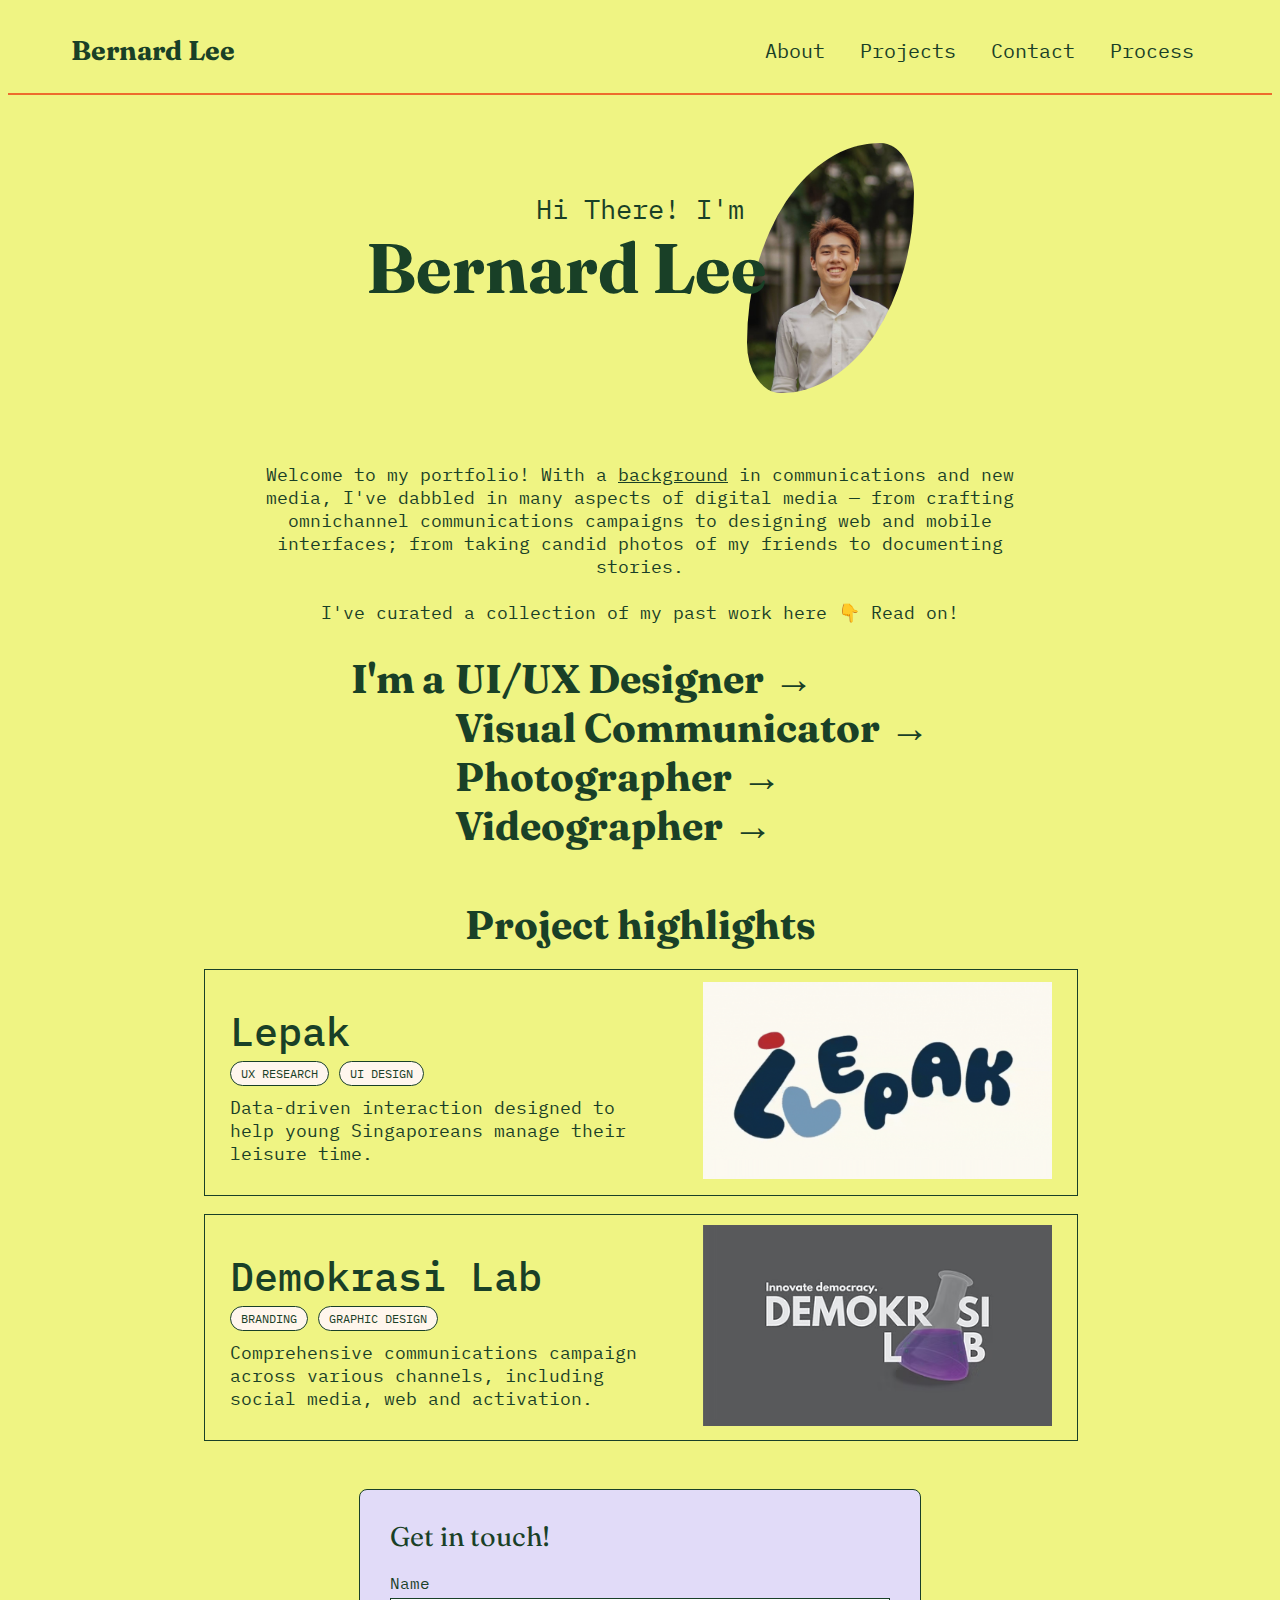
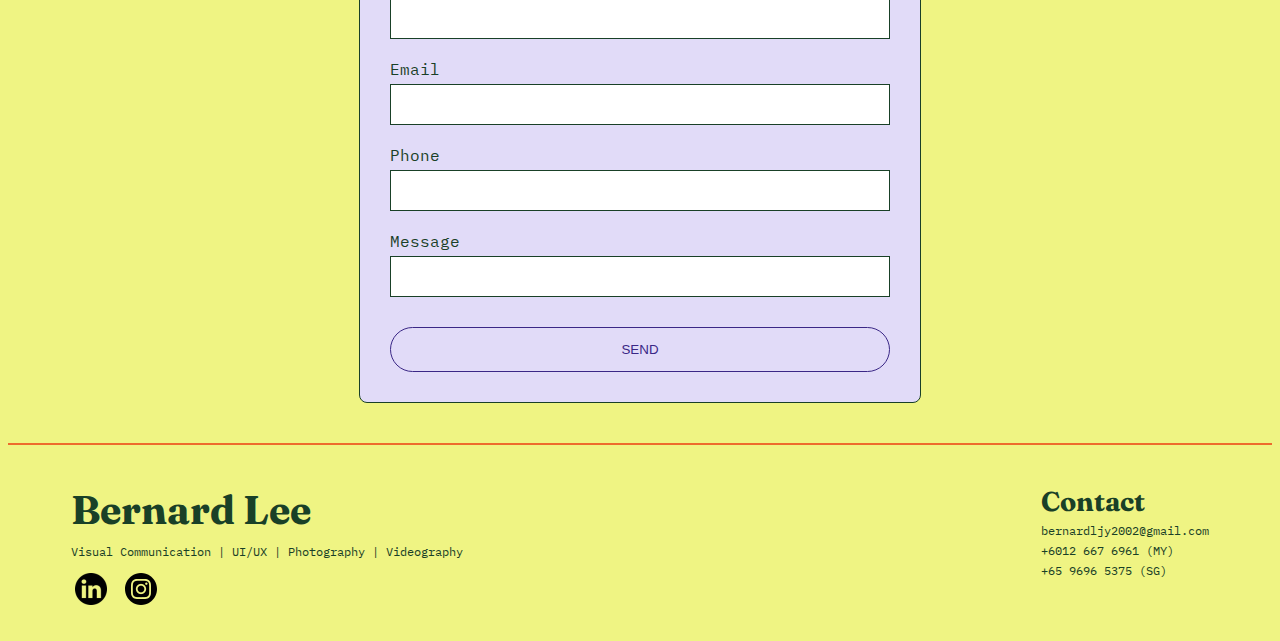
<file: index.htm>
<!DOCTYPE html>
<html>
    <title>
        Bernard Lee
    </title>
    
    <head>
        <link rel="preconnect" href="https://fonts.googleapis.com">
        <link rel="preconnect" href="https://fonts.gstatic.com" crossorigin>
        <link href="https://fonts.googleapis.com/css2?family=Fraunces:ital,opsz,wght@0,9..144,100..900;1,9..144,100..900&family=IBM+Plex+Mono:ital,wght@0,100;0,200;0,300;0,400;0,500;0,600;0,700;1,100;1,200;1,300;1,400;1,500;1,600;1,700&display=swap" rel="stylesheet">
        <link rel="stylesheet" href="style.css">
    </head>

    <header>
        <h3>Bernard Lee</h3>
        <nav class="navigation">
            <a href="about.htm">
                About
            </a>
            <a href="projects.htm">
                Projects
            </a>
            <a href="contact.htm">
                Contact
            </a>
            <a href="process.htm">
                Process
            </a>
        </nav>
    </header>

    <body>
        <br>
        <br>
        <!--Landing banner-->
        <main>
        <section id="landing-banner">
            <h4 style="color:#194027;">Hi There! I'm</h4>
            <section style="display:flex; justify-content: center; margin-top:-90px; align-items: center;">
                <h1 style="font-size: 70px;">Bernard Lee</h1>
                <img src="Assets/profile.jpg" style="max-height:250px; border-radius: 200% 50%; margin-left:-20px; z-index:-1;" alt="Man smiling at the camera">
            </section>
        </section>

        <!--Introduction with resume shortcut-->
        <section id="intro">
            <h5>Welcome to my portfolio! With a <a href="about.htm"><u>background</u></a> in communications and new media, I've dabbled in many aspects of digital media —
                from crafting omnichannel communications campaigns to designing web and mobile interfaces; from taking candid photos of my friends to documenting stories.<br><br>
                I've curated a collection of my past work here &#128071; Read on!</h5>
            <div style="display: flex; flex-direction: row; align-content: flex-start;">
                <h2 style="margin: 0">I'm a </h2>
                <div style="display: flex; flex-direction: column; align-items: flex-start; margin: 0 0 30px 10px;">
                    <a href="projects.htm#projects-uiux">
                        <button>
                            <h2>UI/UX Designer</h2>
                            <h2 class="arrow">&rarr;</h2>
                        </button>
                    </a>
                    <a href="projects.htm#projects-comms">
                        <button>
                            <h2>Visual Communicator</h2>
                            <h2 class="arrow">&rarr;</h2>
                        </button>
                    </a>
                    <a href="projects.htm#projects-photo">
                        <button>
                            <h2>Photographer</h2>
                            <h2 class="arrow">&rarr;</h2>
                        </button>
                    </a>
                    <a href="projects.htm#projects-video">
                        <button>
                            <h2>Videographer</h2>
                            <h2 class="arrow">&rarr;</h2>
                        </button>
                    </a>
                </div>
            </div>
        </section>

        <!--Project highlight with project shortcut-->
        <h2 style="margin: 20px auto; text-align:center;">Project highlights</h2>
        <section id="highlight-section"> 
            <a href="projects-uiux-lepak.htm" class="card-link-container">
                <section class="card">
                    <div class="card-container">
                        <h4>Lepak</h4>
                        <div class="tag-container">
                            <div class="tag">
                                UX RESEARCH
                            </div>
                            <div class="tag">
                                UI DESIGN
                            </div>
                        </div>
                        <p>Data-driven interaction designed to help young Singaporeans manage their leisure time.</p>
                    </div>
                    <div style = "width:40%; margin-right:25px;">
                        <img src="Assets/Lepak Motion.gif" style = "width:100%" alt="Lepak logo motion">
                    </div>
                </section>
            </a>
            
            <a href="projects-comms-dl.htm" class="card-link-container">
                <section class="card">
                    <div class="card-container">
                        <h4>Demokrasi Lab</h4>
                        <div class="tag-container">
                            <div class="tag">
                                BRANDING
                            </div>
                            <div class="tag">
                                GRAPHIC DESIGN
                            </div>
                        </div>
                        <p>Comprehensive communications campaign across various channels, including social media, web and activation.</p>
                    </div>
                    <div style = "width:40%; margin-right:25px;">
                        <img src="Assets/Demokrasi Lab Logo.png" style = "width:100%" alt="Logo of Demokrasi Lab">
                    </div>
                </section>
            </a>
        </section>
        <!--Contact shortcut-->

        <article id="home-contact">
            <section id="contact-form">
                <h3>Get in touch!</h3>
                <form action="/action_page.php">
                    <label for="name">Name</label>
                    <input type="text" id="name" name="name">
                
                    <label for="email">Email</label>
                    <input type="text" id="email" name="email">
                
                    <label for="phone">Phone</label>
                    <input type="text" id="phone" name="phone">
        
                    <label for="message">Message</label>
                    <input type="text" id="message" name="message">        
                    
                    <input type="submit" value="SEND">
                </form>
            </section>    
        </article>

        </main>
        </body>

        <footer>
            <div id="footer-left">
                <h2>Bernard Lee</h2>
                <h6>Visual Communication | UI/UX | Photography | Videography</h6>
                <div id="socials-link">
                    <a href="https://www.linkedin.com/in/bernardljy" target="_blank"><img src="Assets/LinkedIn Icon.png"></a>
                    <a href="https://www.instagram.com/bernard.ljy/" target="_blank"><img src="Assets/Instagram Icon.png"></a>
                </div>
            </div>
            <div id="footer-right">
                <h3>Contact</h2>
                <h6><a href="mailto:bernardljy2002@gmail.com">bernardljy2002@gmail.com</a>
                <h6>+6012 667 6961 (MY)</h6>
                <h6>+65 9696 5375 (SG)</h6>
            </div>
        </footer>
</html>
</file>
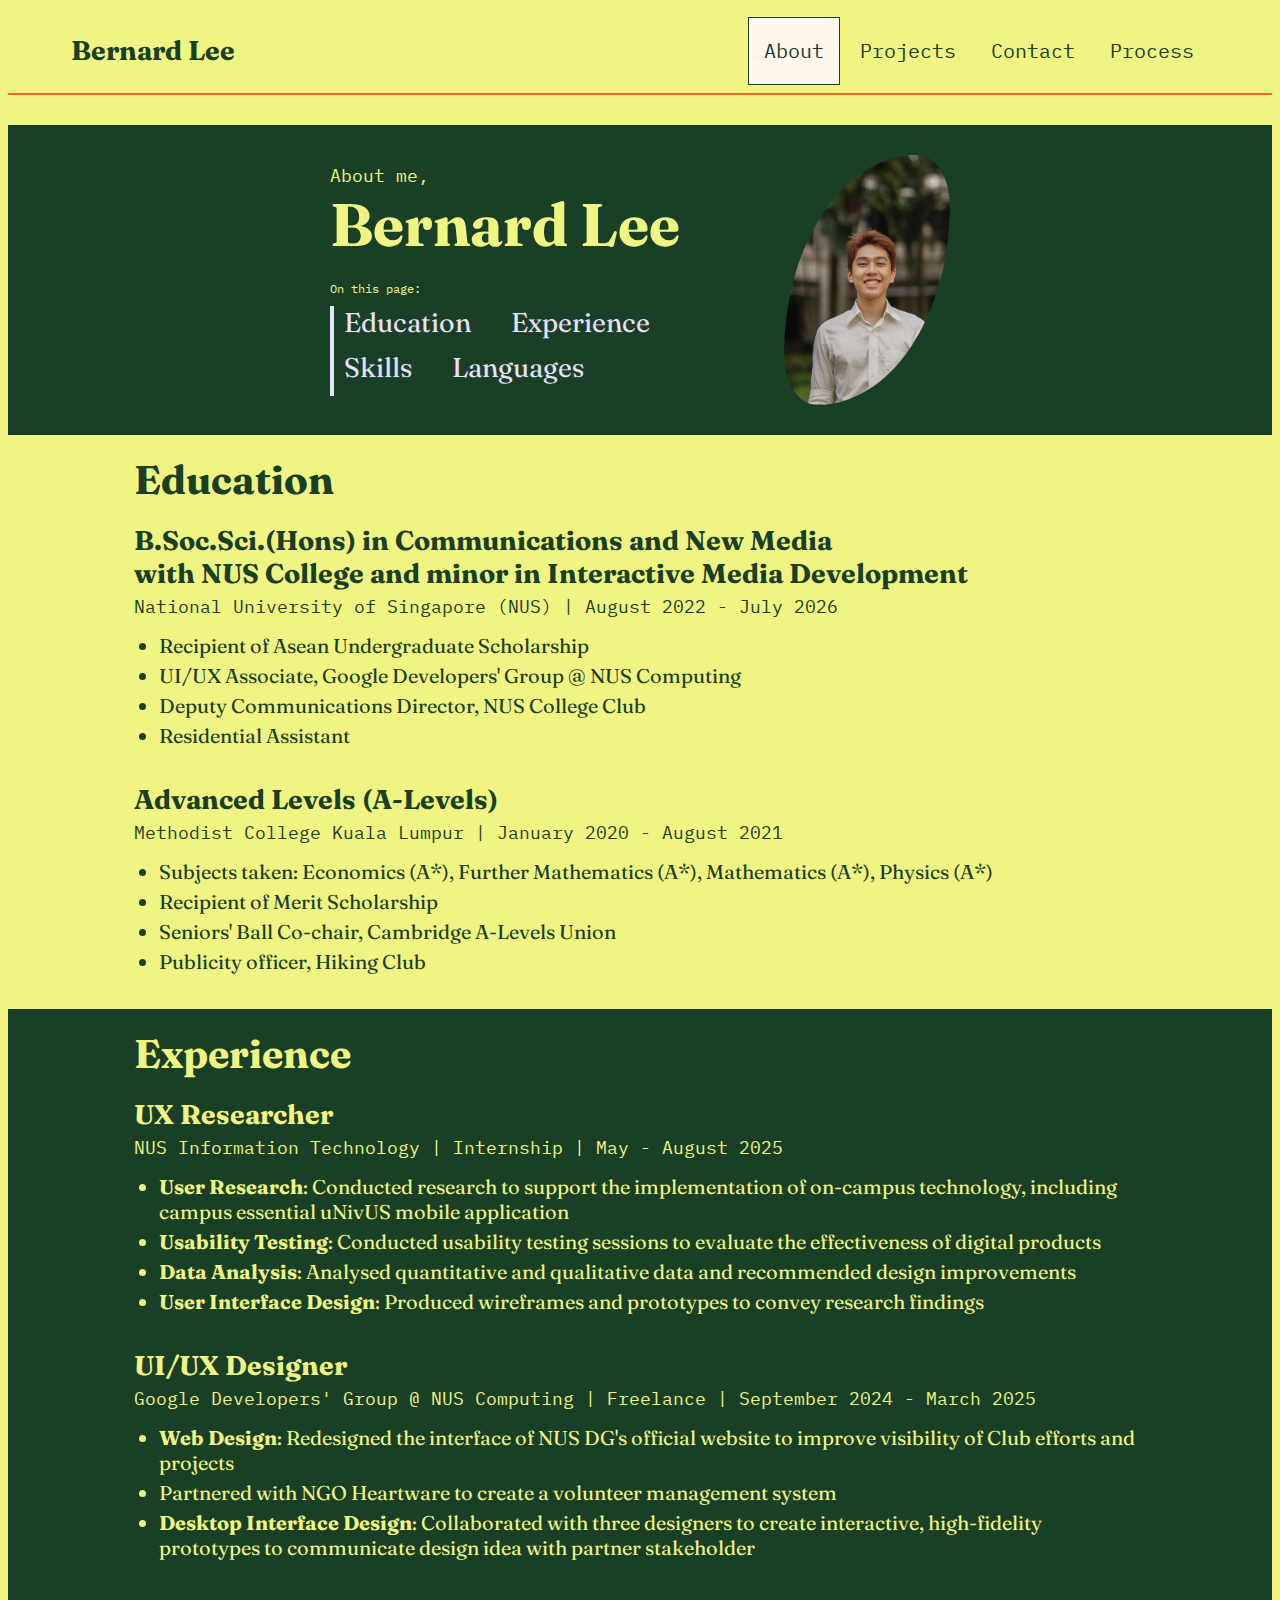
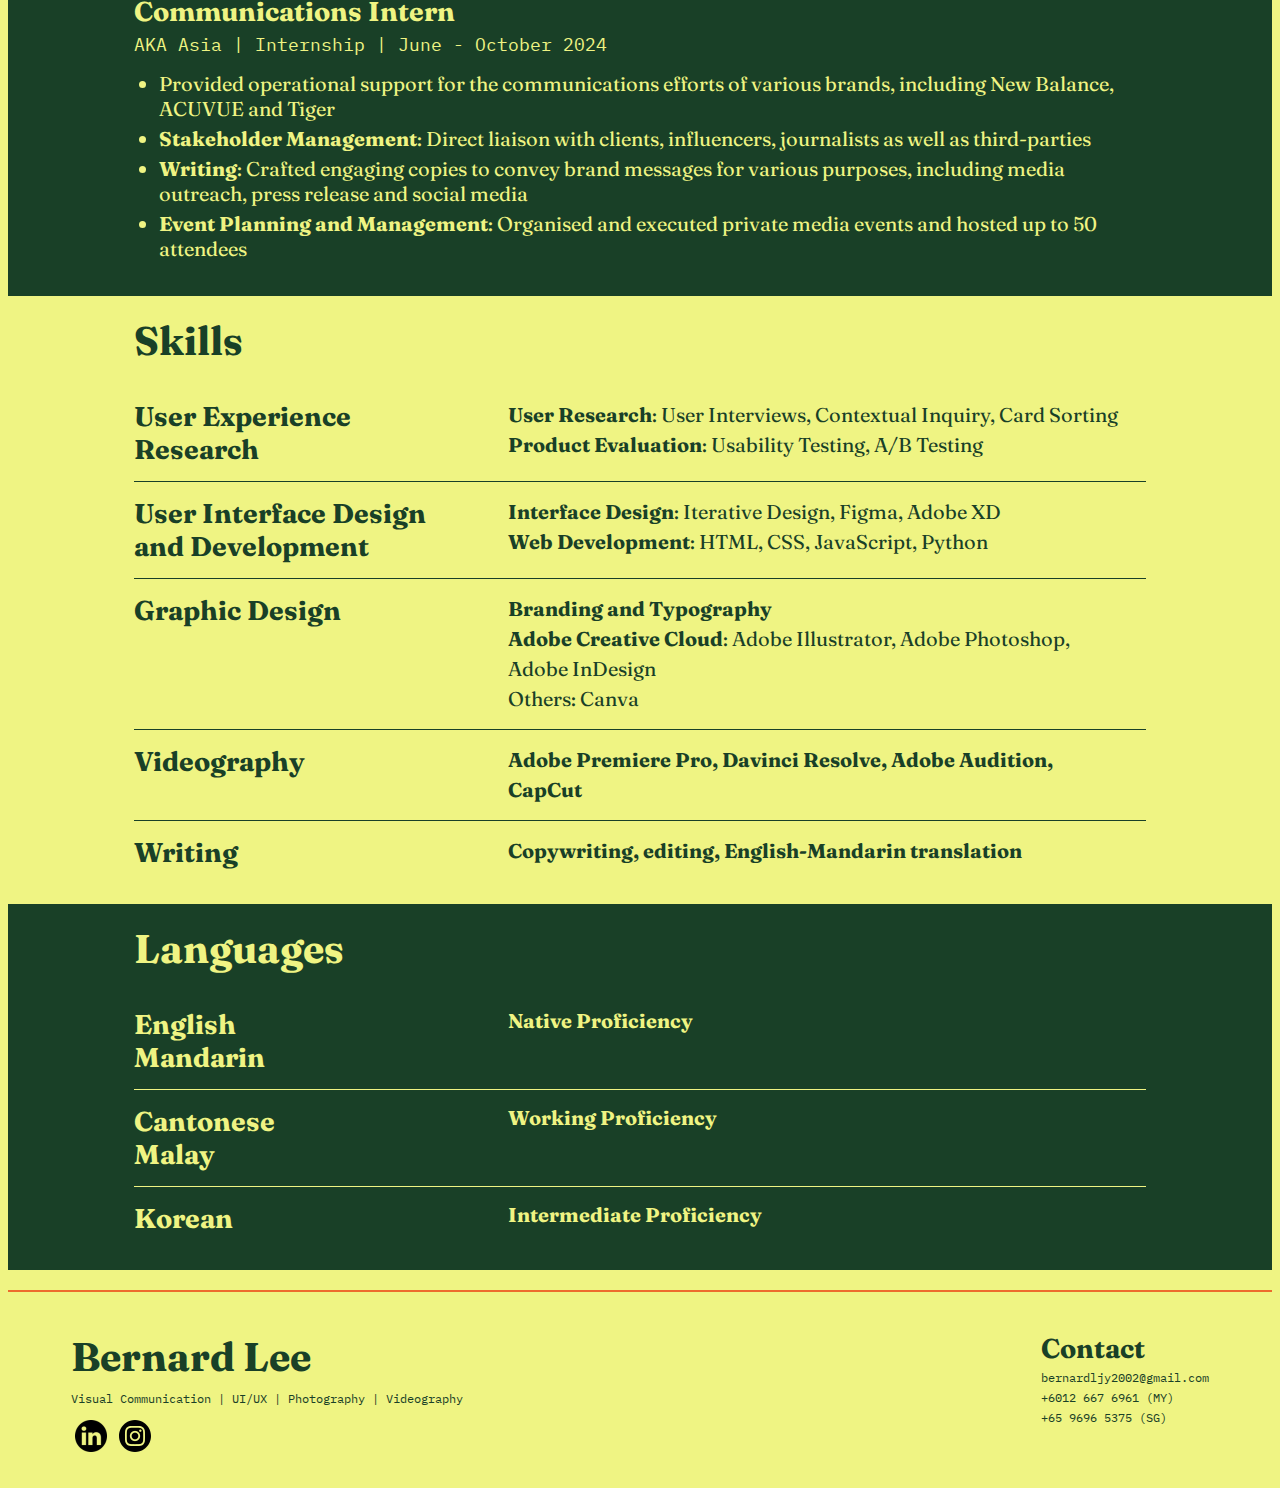
<file: about.htm>
<!DOCTYPE html>
<html>
    <title>
        About Bernard
    </title>
    
    <head>
        <link rel="preconnect" href="https://fonts.googleapis.com">
        <link rel="preconnect" href="https://fonts.gstatic.com" crossorigin>
        <link href="https://fonts.googleapis.com/css2?family=Fraunces:ital,opsz,wght@0,9..144,100..900;1,9..144,100..900&family=IBM+Plex+Mono:ital,wght@0,100;0,200;0,300;0,400;0,500;0,600;0,700;1,100;1,200;1,300;1,400;1,500;1,600;1,700&display=swap" rel="stylesheet">
        <link rel="stylesheet" href="style.css">
        <link rel="stylesheet" href="style-about.css">
    </head>

    <header>
        <a href="index.htm">
            <h3>Bernard Lee</h3>
        </a>
        <nav class="navigation">
            <a class="active">
                About
            </a>
            <a href="projects.htm">
                Projects
            </a>
            <a href="contact.htm">
                Contact
            </a>
            <a href="process.htm">
                Process
            </a>
        </nav>
    </header>

    <body>
        <main>
        <section id="about-banner">
            <div style="display:flex; flex-direction: column; align-items: flex-start;">
                <h5 style="color:#EFF483;">About me, </h5>
                <h1>Bernard Lee</h1>
                <br>
                <h6 style="margin-bottom: 10px;">On this page:</h6>
                <div id="about-content">
                    <a href="#about-education"><h3>Education</h3></a>
                    <a href="#about-experience"><h3>Experience</h3></a>
                    <a href="#about-skills"><h3>Skills</h3></a>
                    <a href="#about-languages"><h3>Languages</h3></a>
                </div>
            </div>
            <img src="Assets/profile.jpg" style="max-height:250px; border-radius: 200% 50%; z-index:0;">
        </section>

        <article class="content-section" id="about-education">
            <h2>Education</h2>
            <br>
            <h3>B.Soc.Sci.(Hons) in Communications and New Media<br>
                with NUS College</span> and minor in Interactive Media Development</span>
            </h3>
            <h5 style="margin-top: 5px;">National University of Singapore (NUS) | August 2022 - July 2026</h5>
            <ul>
                <li>Recipient of Asean Undergraduate Scholarship</li>
                <li>UI/UX Associate, Google Developers' Group @ NUS Computing</li>
                <li>Deputy Communications Director, NUS College Club</li>
                <li>Residential Assistant</li>
            </ul>
            <br>
            <h3>Advanced Levels (A-Levels)</h3>
            <h5 style="margin-top: 5px;">Methodist College Kuala Lumpur | January 2020 - August 2021</h5>
            <ul>
                <li>Subjects taken: Economics (A*), Further Mathematics (A*), Mathematics (A*), Physics (A*)</li>
                <li>Recipient of Merit Scholarship</li>
                <li>Seniors' Ball Co-chair, Cambridge A-Levels Union</li>
                <li>Publicity officer, Hiking Club</li>
            </ul>
        </article>

        <article class="content-section" id="about-experience">
            <h2>Experience</h2>
            <br>
            <h3>UX Researcher</h3>
            <h5 style="margin-top: 5px;">NUS Information Technology | Internship | May - August 2025</h5>
            <ul>
                <li><strong>User Research</strong>: Conducted research to support the implementation of on-campus technology, including campus essential uNivUS mobile application</li>
                <li><strong>Usability Testing</strong>: Conducted usability testing sessions to evaluate the effectiveness of digital products</li>
                <li><strong>Data Analysis</strong>: Analysed quantitative and qualitative data and recommended design improvements</li>
                <li><strong>User Interface Design</strong>: Produced wireframes and prototypes to convey research findings</li>
            </ul>
            <br>
            <h3>UI/UX Designer</h3>
            <h5 style="margin-top: 5px;">Google Developers' Group @ NUS Computing | Freelance | September 2024 - March 2025</h5>
            <ul>
                <li><strong>Web Design</strong>: Redesigned the interface of NUS DG's official website to improve visibility of Club efforts and projects</li>
                <li>Partnered with NGO Heartware to create a volunteer management system</li>
                <li><strong>Desktop Interface Design</strong>: Collaborated with three designers to create interactive, high-fidelity prototypes to communicate design idea with partner stakeholder</li>
            </ul>
            <br>
            <h3>Communications Intern</h3>
            <h5 style="margin-top: 5px;">AKA Asia | Internship | June - October 2024</h5>
            <ul>
                <li>Provided operational support for the communications efforts of various brands, including New Balance, ACUVUE and Tiger</li>
                <li><strong>Stakeholder Management</strong>: Direct liaison with clients, influencers, journalists as well as third-parties</li>
                <li><strong>Writing</strong>: Crafted engaging copies to convey brand messages for various purposes, including media outreach, press release and social media</li>
                <li><strong>Event Planning and Management</strong>: Organised and executed private media events and hosted up to 50 attendees</li>
            </ul>
        </article>

        <article class="content-section" id="about-skills">
            <h2>Skills</h2>
            <br>
            <table>
                <tr>
                    <td><h3>User Experience Research</h3></td>
                    <td>
                        <strong>User Research</strong>: User Interviews, Contextual Inquiry, Card Sorting<br>
                        <strong>Product Evaluation</strong>: Usability Testing, A/B Testing
                    </td>
                </tr>
                <tr>
                    <td><h3>User Interface Design and Development</h3></td>
                    <td>
                        <strong>Interface Design</strong>: Iterative Design, Figma, Adobe XD<br>
                        <strong>Web Development</strong>: HTML, CSS, JavaScript, Python
                    </td>
                </tr>
                <tr>
                    <td><h3>Graphic Design</h3></td>
                    <td>
                        <strong>Branding and Typography</strong><br>
                        <strong>Adobe Creative Cloud</strong>: Adobe Illustrator, Adobe Photoshop, Adobe InDesign<br>
                        Others: Canva
                    </td>
                </tr>
                <tr>
                    <td><h3>Videography</h3></td>
                    <td>
                        <strong>Adobe Premiere Pro, Davinci Resolve, Adobe Audition, CapCut</strong>
                    </td>
                </tr>
                <tr>
                    <td><h3>Writing</h3></td>
                    <td>
                        <strong>Copywriting, editing, English-Mandarin translation</strong>
                    </td>
                </tr>
            </table>
        </article>
        </main>

        <article class="content-section" id="about-languages">
            <h2>Languages</h2>
            <br>
            <table>
                <tr>
                    <td><h3>English<br>Mandarin</h3></td>
                    <td><strong>Native Proficiency</strong></td>
                </tr>
                <tr>
                    <td><h3>Cantonese<br>Malay</h3></td>
                    <td><strong>Working Proficiency</strong></td>
                </tr>
                <tr>
                    <td><h3>Korean</h3></td>
                    <td><strong>Intermediate Proficiency</strong></td>
                </tr>
            </table>
        </article>
    </body>

    <footer>
        <div id="footer-left">
            <h2>Bernard Lee</h2>
            <h6>Visual Communication | UI/UX | Photography | Videography</h6>
            <div id="socials-link">
                <a href="https://www.linkedin.com/in/bernardljy" target="_blank"><img src="Assets/LinkedIn Icon.png"></a>
                <a href="https://www.instagram.com/bernard.ljy/" target="_blank"><img src="Assets/Instagram Icon.png"></a>
            </div>
        </div>
        <div id="footer-right">
            <h3>Contact</h2>
            <h6><a href="mailto:bernardljy2002@gmail.com">bernardljy2002@gmail.com</a>
            <h6>+6012 667 6961 (MY)</h6>
            <h6>+65 9696 5375 (SG)</h6>
        </div>
    </footer>

</html>
</file>
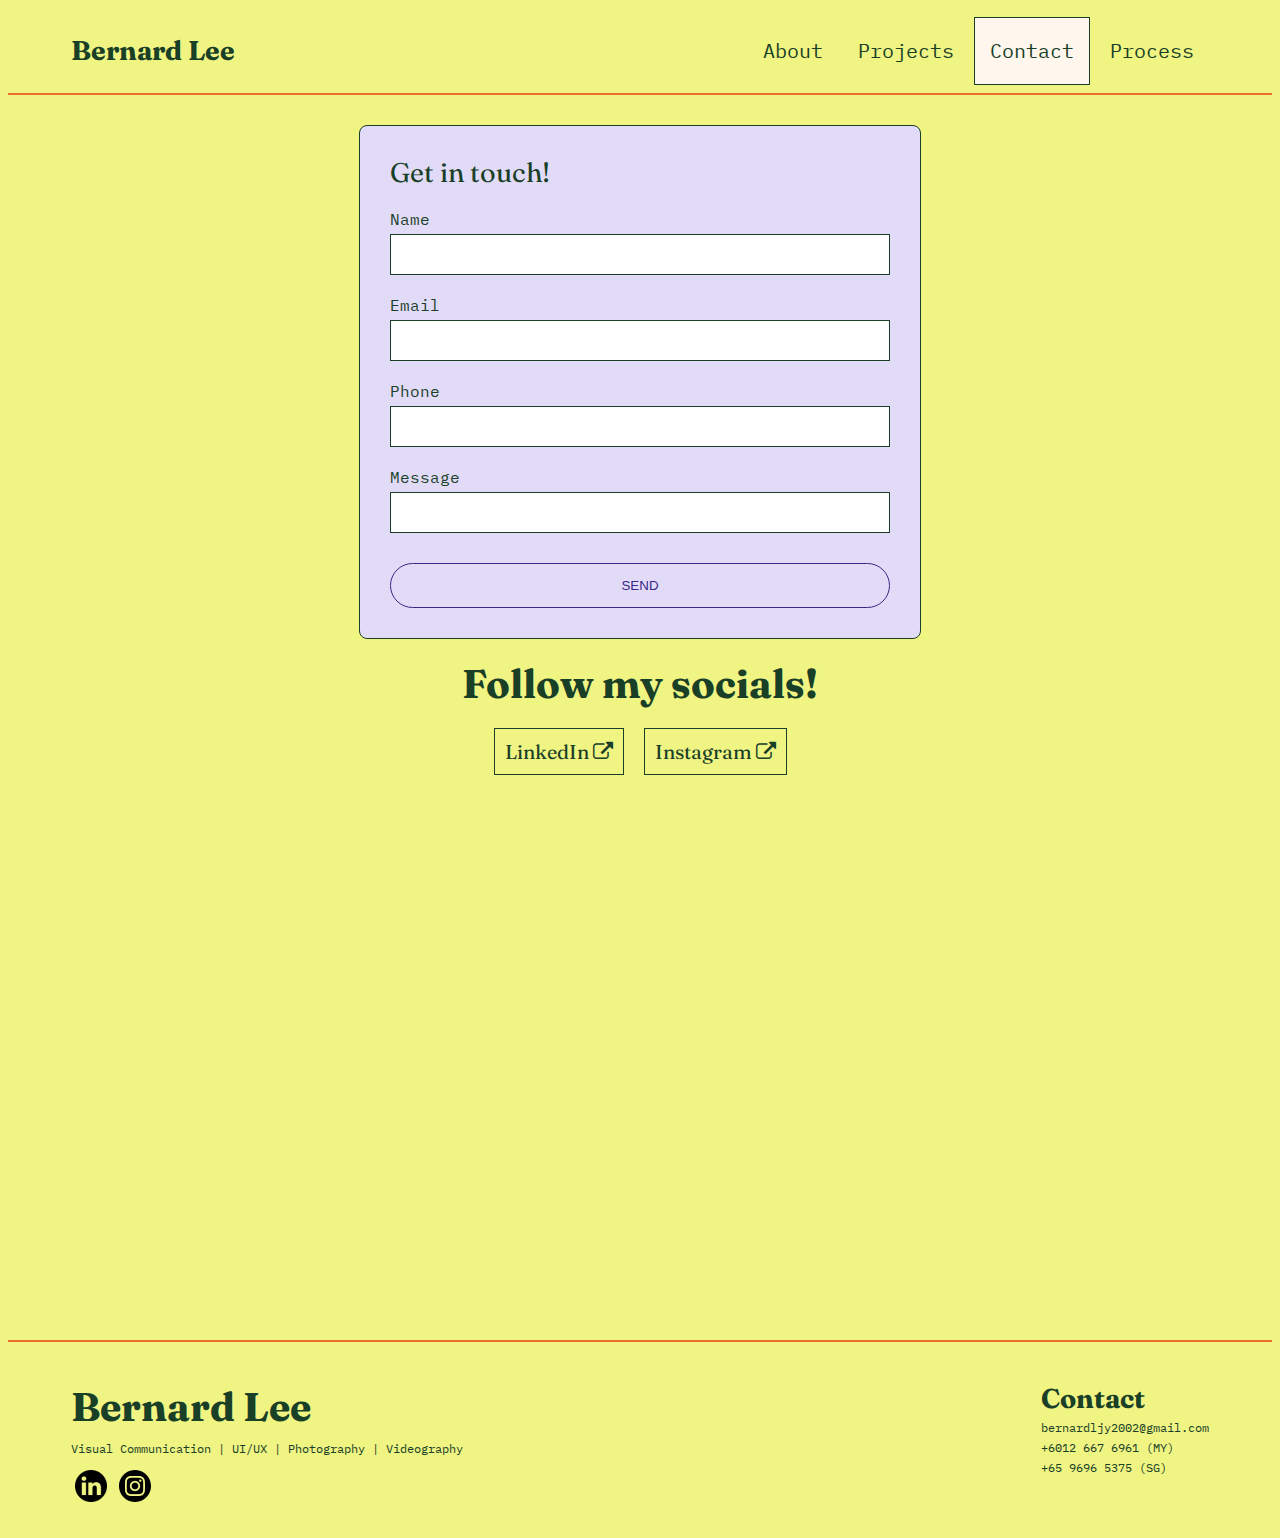
<file: contact.htm>
<!DOCTYPE html>
<html>
    <title>
        Contact Bernard
    </title>
    
    <head>
        <link rel="preconnect" href="https://fonts.googleapis.com">
        <link rel="preconnect" href="https://fonts.gstatic.com" crossorigin>
        <link href="https://fonts.googleapis.com/css2?family=Fraunces:ital,opsz,wght@0,9..144,100..900;1,9..144,100..900&family=IBM+Plex+Mono:ital,wght@0,100;0,200;0,300;0,400;0,500;0,600;0,700;1,100;1,200;1,300;1,400;1,500;1,600;1,700&display=swap" rel="stylesheet">
        <link rel="stylesheet" href="style.css">
        <link rel="stylesheet" href="style-about.css">
        <link rel="stylesheet" href="https://cdnjs.cloudflare.com/ajax/libs/font-awesome/4.7.0/css/font-awesome.min.css">
        <style>
            #socials button{
                font-family: "Fraunces", sans-serif;
                font-size: 20px;
                color:#194027;
                border: 1px solid #194027;
                padding: 10px;
                background-color: transparent;
            }

            #socials button:hover, #socials button:hover i {
                color: #194027;
                text-decoration: none;
                background-color: #FFF6ED;
                cursor: pointer;
            }
        </style>
    </head>

    <header>
        <a href="index.htm">
            <h3>Bernard Lee</h3>
        </a>
        <nav class="navigation">
            <a href="about.htm">
                About
            </a>
            <a href="projects.htm">
                Projects
            </a>
            <a class="active">
                Contact
            </a>
            <a href="process.htm">
                Process
            </a>
        </nav>
    </header>

    <body>
        <main>
            <section id="contact-form">
                <h3>Get in touch!</h3>
                <form action="/action_page.php">
                    <label for="name">Name</label>
                    <input type="text" id="name" name="name">
                
                    <label for="email">Email</label>
                    <input type="text" id="email" name="email">
                
                    <label for="phone">Phone</label>
                    <input type="text" id="phone" name="phone">
        
                    <label for="message">Message</label>
                    <input type="text" id="message" name="message">        
                    
                    <input type="submit" value="SEND">
                </form>
            </section>
            <br>
            <section id="socials">
                <h2 style="text-align:center;">Follow my socials!</h2>
                <br>
                <div style="display: flex; gap: 20px; justify-content: center;">
                    <a href="https://www.linkedin.com/in/bernardljy" target="_blank"><button>LinkedIn <i class="fa fa-external-link" style="padding-top: 3px;"></i></button></a>
                    <a href="https://www.instagram.com/bernard.ljy/" target="_blank"><button>Instagram <i class="fa fa-external-link" style="padding-top: 3px;"></i></button></a>
                </div>
            </section>
        </main>

        <section id="embedded-map">
            <iframe src="https://www.google.com/maps/embed?pb=!1m18!1m12!1m3!1d5783.594916482354!2d-79.66525902434871!3d43.54826375921237!2m3!1f0!2f0!3f0!3m2!1i1024!2i768!4f13.1!3m3!1m2!1s0x882b43e3135af203%3A0x713c168866b9f492!2sUniversity%20of%20Toronto%20Mississauga!5e0!3m2!1sen!2sca!4v1742189213786!5m2!1sen!2sca" width="80%" height="525" style="border:0;" allowfullscreen="" loading="lazy" referrerpolicy="no-referrer-when-downgrade"></iframe>
        </section>
        
    </body>

    <footer>
        <div id="footer-left">
            <h2>Bernard Lee</h2>
            <h6>Visual Communication | UI/UX | Photography | Videography</h6>
            <div id="socials-link">
                <a href="https://www.linkedin.com/in/bernardljy" target="_blank"><img src="Assets/LinkedIn Icon.png"></a>
                <a href="https://www.instagram.com/bernard.ljy/" target="_blank"><img src="Assets/Instagram Icon.png"></a>
            </div>
        </div>
        <div id="footer-right">
            <h3>Contact</h2>
            <h6><a href="mailto:bernardljy2002@gmail.com">bernardljy2002@gmail.com</a>
            <h6>+6012 667 6961 (MY)</h6>
            <h6>+65 9696 5375 (SG)</h6>
        </div>
    </footer>
</html>
</file>
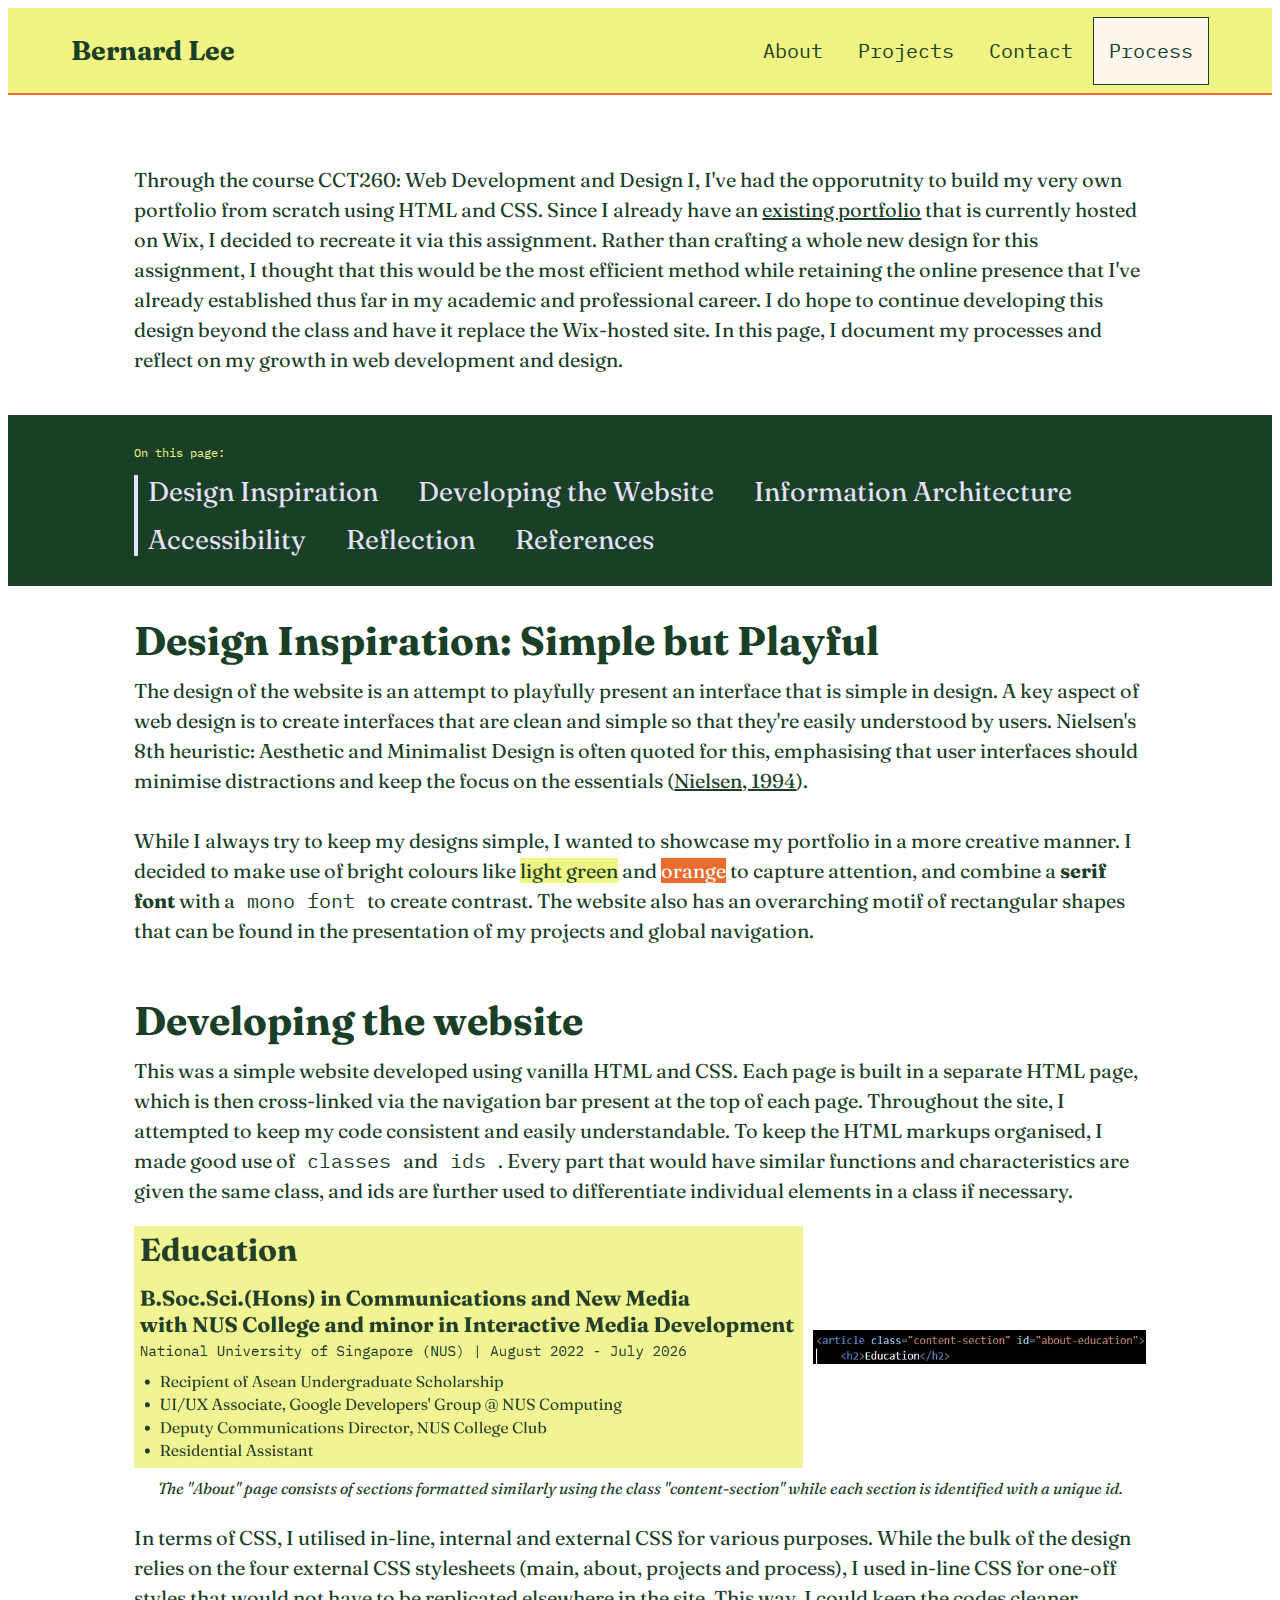
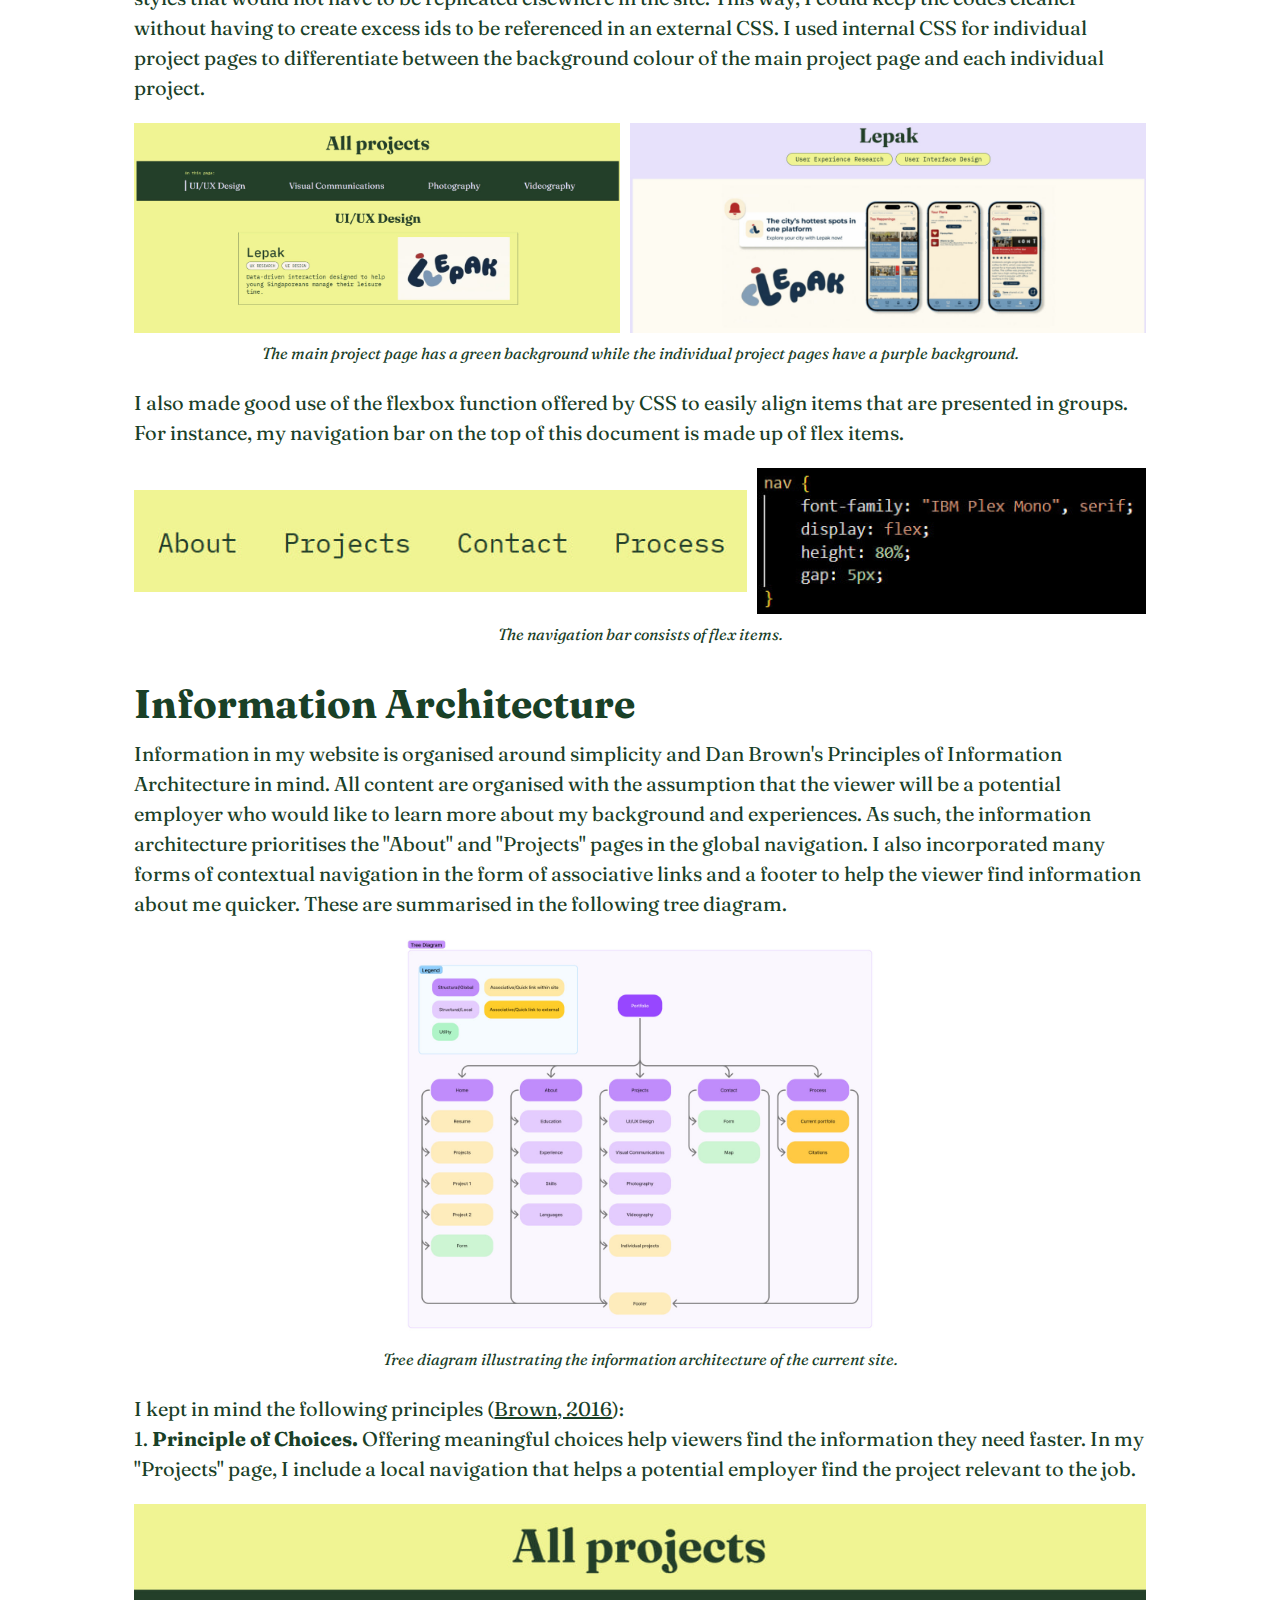
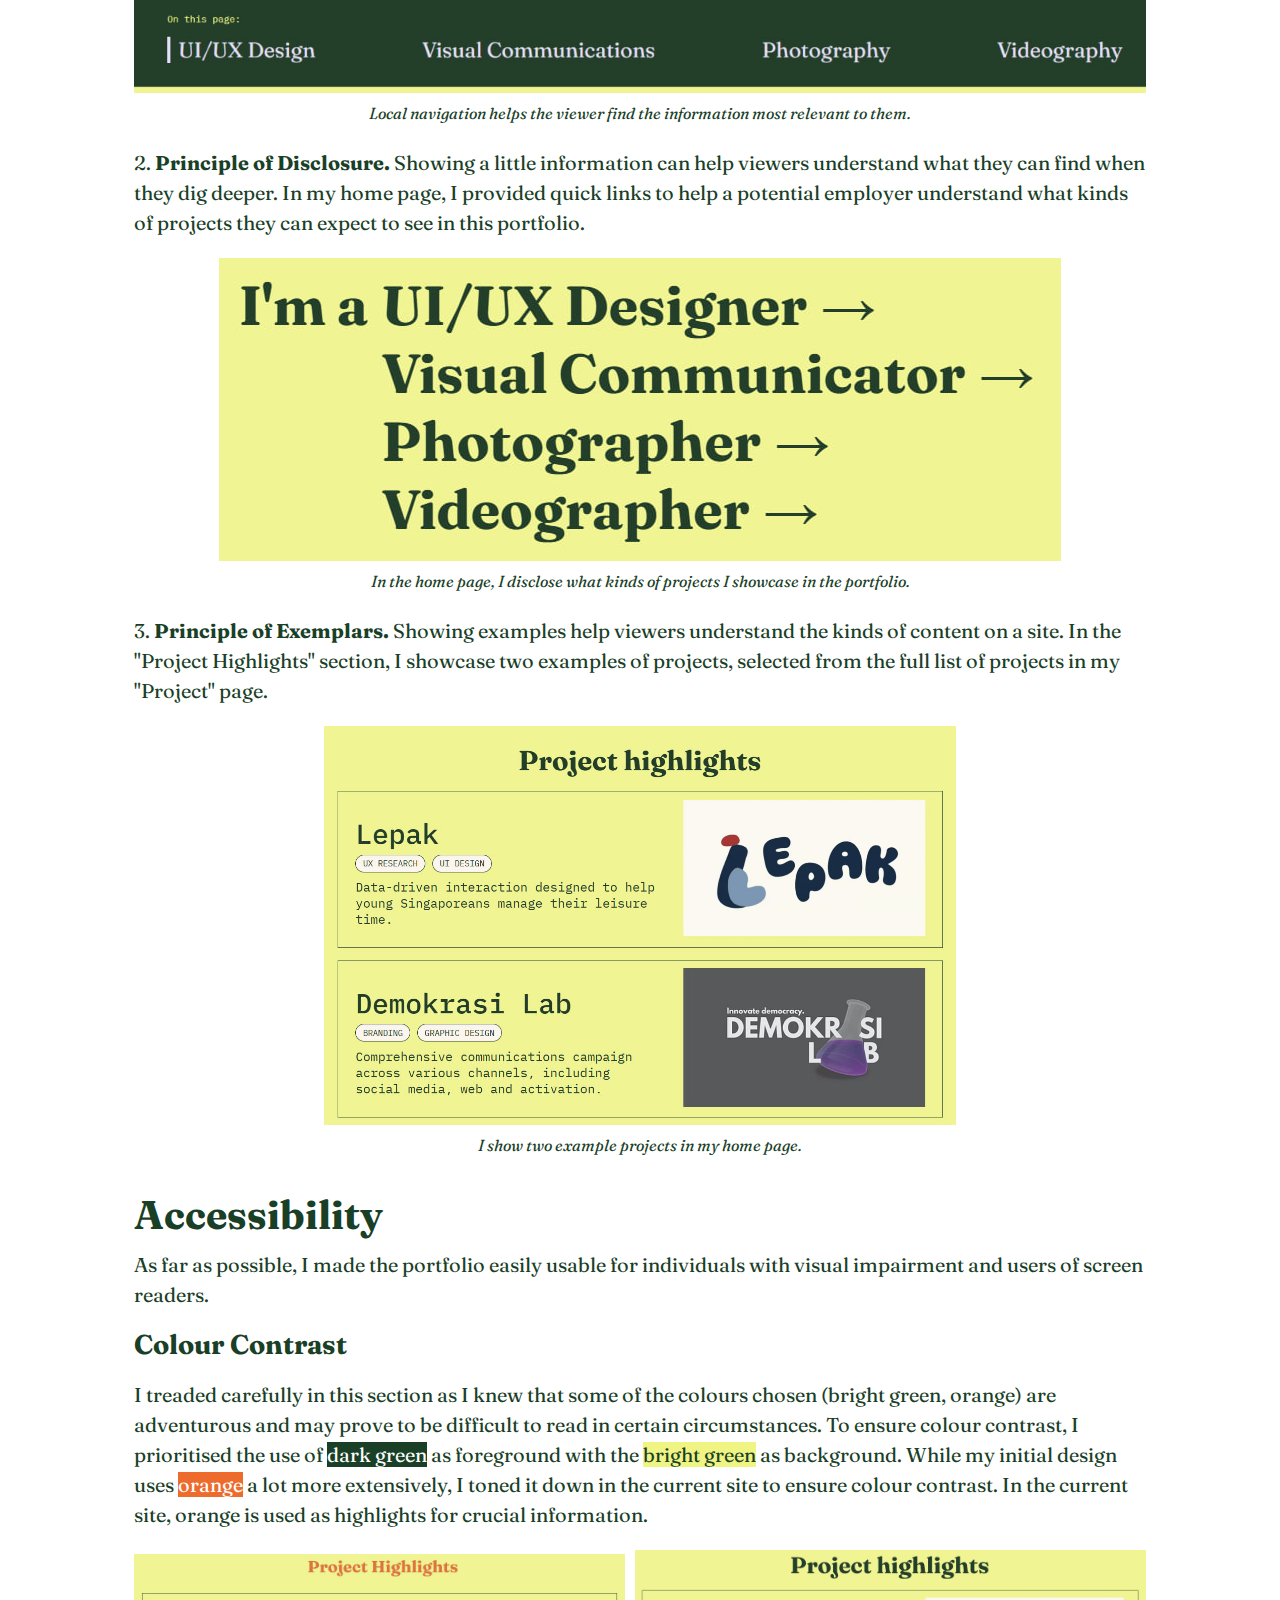
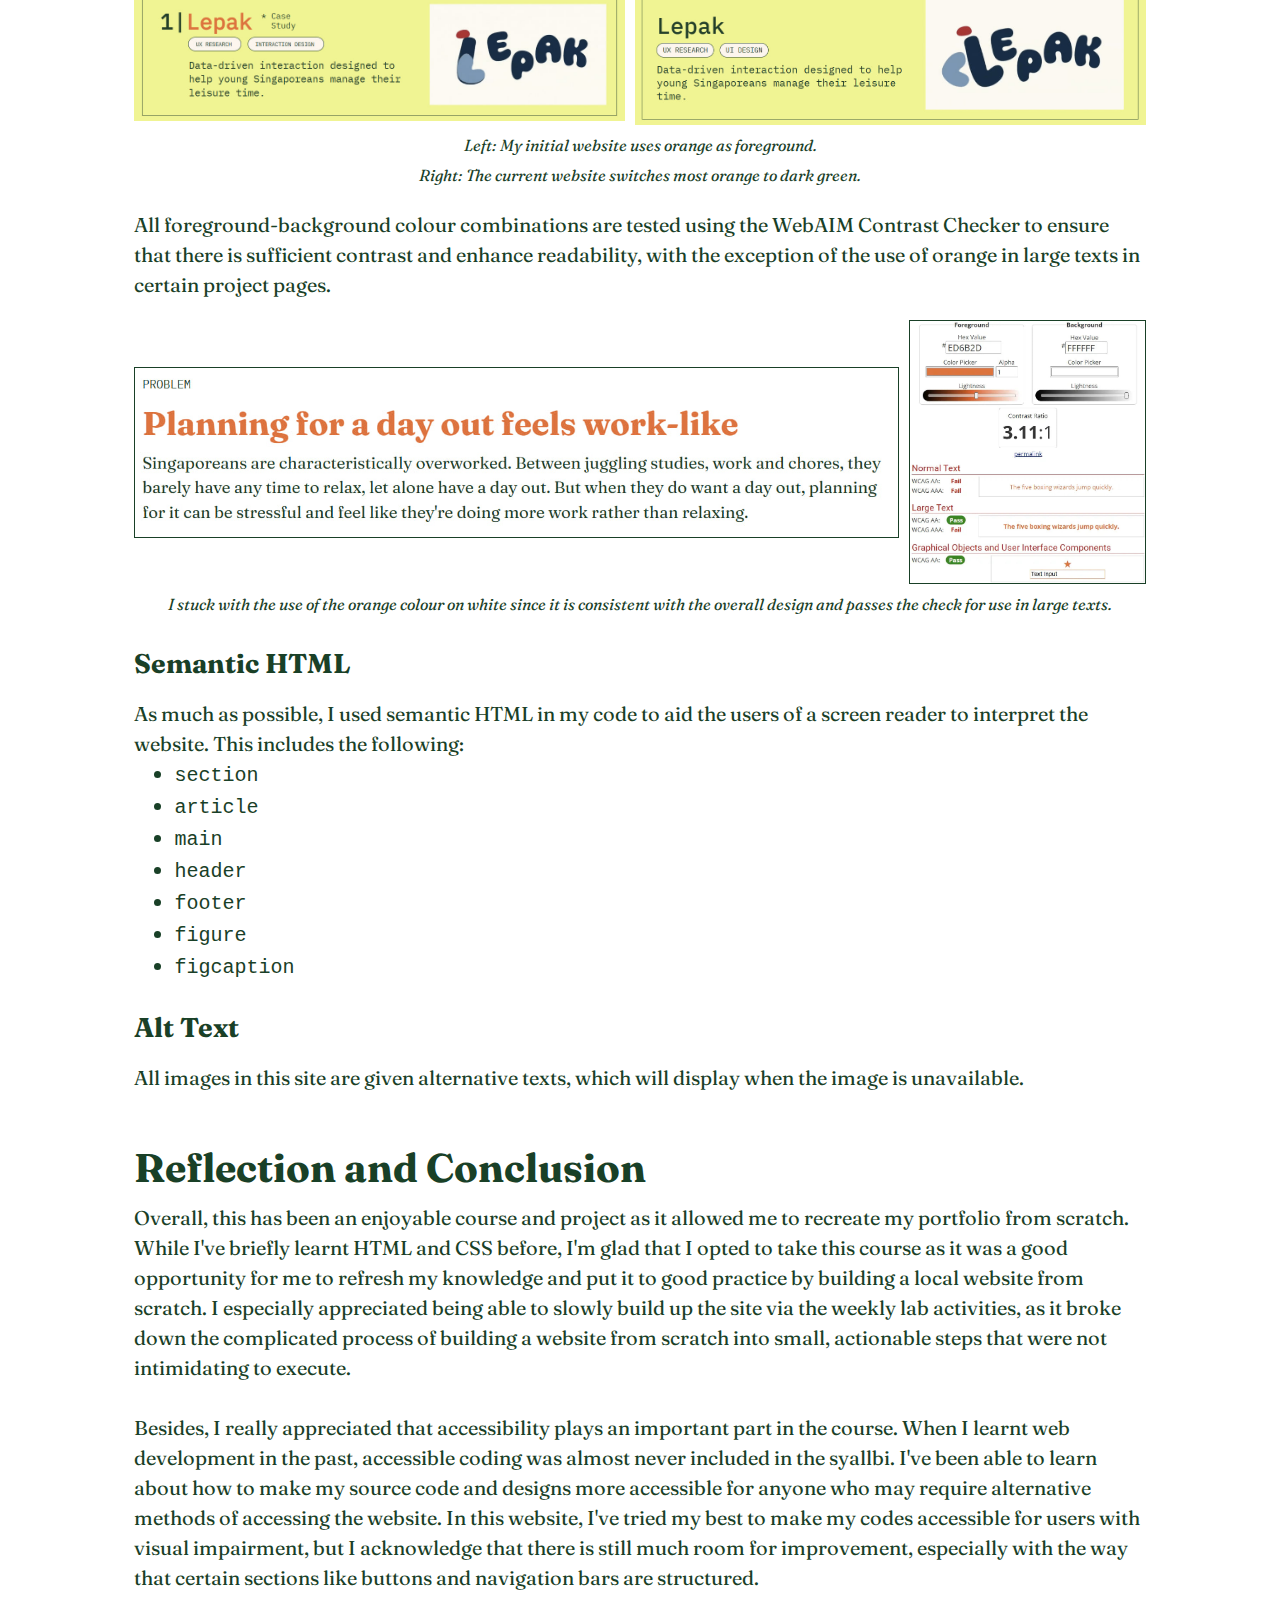
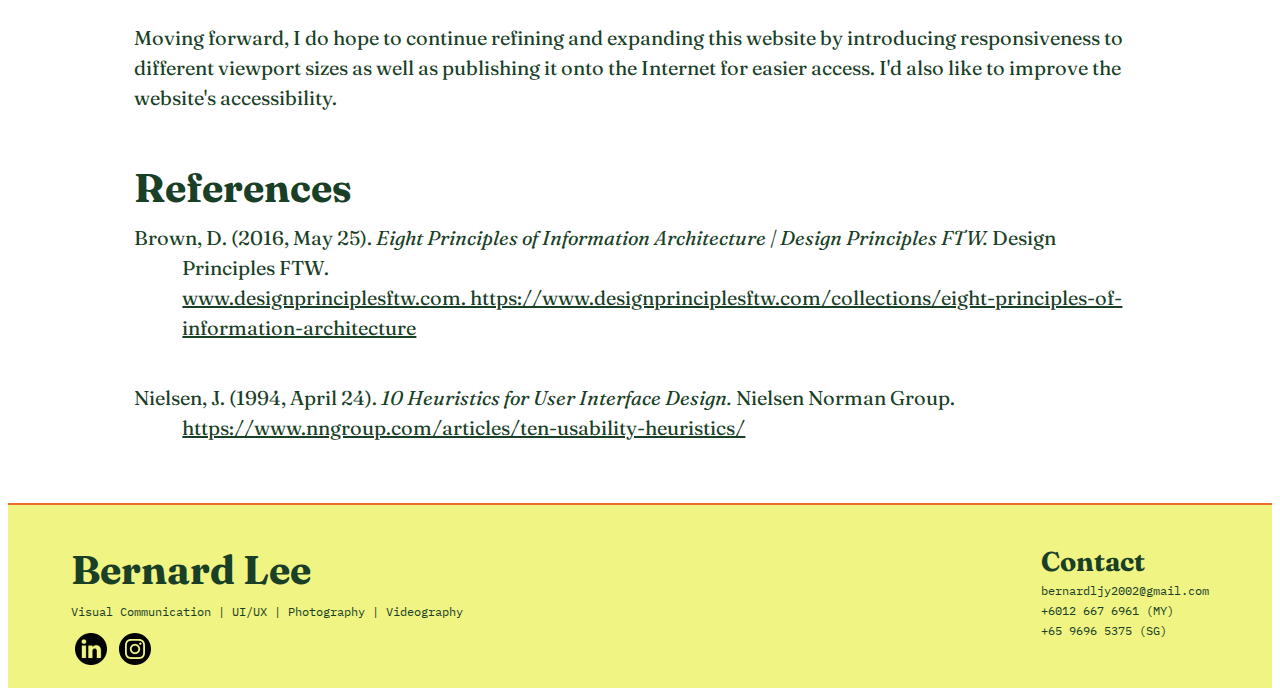
<file: process.htm>
<!DOCTYPE html>
<html>
    <title>
        Process
    </title>
    
    <head>
        <link rel="preconnect" href="https://fonts.googleapis.com">
        <link rel="preconnect" href="https://fonts.gstatic.com" crossorigin>
        <link href="https://fonts.googleapis.com/css2?family=Fraunces:ital,opsz,wght@0,9..144,100..900;1,9..144,100..900&family=IBM+Plex+Mono:ital,wght@0,100;0,200;0,300;0,400;0,500;0,600;0,700;1,100;1,200;1,300;1,400;1,500;1,600;1,700&display=swap" rel="stylesheet">
        <link rel="stylesheet" href="style.css">
        <link rel="stylesheet" href="style-process.css">
    </head>

    <header>
        <a href="index.htm"><h3>Bernard Lee</h3></a>
        <nav class="navigation">
            <a href="about.htm">
                About
            </a>
            <a href="projects.htm">
                Projects
            </a>
            <a href="contact.htm">
                Contact
            </a>
            <a class="active">
                Process
            </a>
        </nav>
    </header>

    <body>
        <section class="content-section" id="process-intro">
            <p>Through the course CCT260: Web Development and Design I, I've had the opporutnity to build my very own portfolio from scratch using HTML and CSS. 
                Since I already have an <a href="https://bernardljy2002.wixsite.com/portfolio/"><u>existing portfolio</u></a> that is currently hosted on Wix, I decided to 
                recreate it via this assignment. Rather than crafting a whole new design for this assignment, I thought that this would be the most efficient method 
                while retaining the online presence that I've already established thus far in my academic and professional career. 
                I do hope to continue developing this design beyond the class and have it replace the Wix-hosted site.
                In this page, I document my processes and reflect on my growth in web development and design.
            </p>
        </section>
        <section id="process-banner">
            <h6>On this page:</h6>
            <section id="process-content">
                    <a href="#design-inspiration"><h3>Design Inspiration</h3></a>
                    <a href="#developing-the-website"><h3>Developing the Website</h3></a>
                    <a href="#information-architecture"><h3>Information Architecture</h3></a>
                    <a href="#accessibility"><h3>Accessibility</h3></a>
                    <a href="#reflection"><h3>Reflection</h3></a>
                    <a href="#references"><h3>References</h3></a>
                </section>
        </section>
        <section class="content-section" id="design-inspiration">
            <h2>Design Inspiration: Simple but Playful</h2>
            <p>The design of the website is an attempt to playfully present an interface that is simple in design. A key aspect of web design is to create interfaces 
                that are clean and simple so that they're easily understood by users. Nielsen's 8th heuristic: Aesthetic and Minimalist Design 
                is often quoted for this, emphasising that user interfaces should minimise distractions and keep the focus on the essentials 
                (<a href="https://www.nngroup.com/articles/ten-usability-heuristics/"><u>Nielsen, 1994</u></a>). 
                <br><br>
                While I always try to keep my designs simple, I wanted to showcase my portfolio in a more creative manner. I decided to make use of 
                bright colours like <span style="background-color: #EFF483;">light green</span> and <span style="background-color: #ED6B2D; color:white;">orange</span> 
                to capture attention, and combine a <strong>serif font</strong> with a<span style="font-family:IBM Plex Mono, serif"> mono font </span>to create contrast. The website also has 
                an overarching motif of rectangular shapes that can be found in the presentation of my projects and global navigation.
            </p>
        </section>
        <section class="content-section" id="developing-the-website">
            <h2>Developing the website</h2>
            <p>This was a simple website developed using vanilla HTML and CSS. Each page is built in a separate HTML page, which is then cross-linked via the navigation 
                bar present at the top of each page. Throughout the site, I attempted to keep my code consistent and easily understandable. To keep the HTML markups 
                organised, I made good use of<span style="font-family:IBM Plex Mono, serif"> classes </span>and<span style="font-family:IBM Plex Mono, serif"> ids </span>. 
                Every part that would have similar functions and characteristics are given the same class, and ids are further used to differentiate individual elements 
                in a class if necessary.
            </p>
            <figure>
                <img src="Assets/Process/About content section screenshot.jpg" alt="screenshot of About page">
                <img src="Assets/Process/HTML use of class and id.jpg" alt="an example of the use of class and id in HTML">
            </figure>
            <figcaption>The "About" page consists of sections formatted similarly using the class "content-section" while each section is identified with a unique id.</figcaption>
            <p>
                In terms of CSS, I utilised in-line, internal and external CSS for various purposes. While the bulk of the design relies on the four external CSS 
                stylesheets (main, about, projects and process), I used in-line CSS for one-off styles that would not have to be replicated elsewhere in the site. This 
                way, I could keep the codes cleaner without having to create excess ids to be referenced in an external CSS. I used internal CSS for individual project 
                pages to differentiate between the background colour of the main project page and each individual project.
            </p>
            <figure>
                <img src="Assets/Process/All projects screenshot.jpg" alt="screenshot of All projects page">
                <img src="Assets/Process/Lepak screenshot.jpg" alt="screenshot of Lepak project page">
            </figure>
            <figcaption>The main project page has a green background while the individual project pages have a purple background.</figcaption>
            <p>
                I also made good use of the flexbox function offered by CSS to easily align items that are presented in groups. For instance, my navigation bar on 
                the top of this document is made up of flex items.
            </p>
            <figure>
                <img src="Assets/Process/Navigation screenshot.jpg" alt="screenshot of Navigation bar">
                <img src="Assets/Process/Use of flex.jpg" alt="an example of the use of flexbox">
            </figure>
            <figcaption>The navigation bar consists of flex items.</figcaption>
        </section>
        <section class="content-section" id="information-architecture">
            <h2>Information Architecture</h2>
            <p>Information in my website is organised around simplicity and Dan Brown's Principles of Information Architecture in mind. All content are organised 
                with the assumption that the viewer will be a potential employer who would like to learn more about my background and experiences. As such, the 
                information architecture prioritises the "About" and "Projects" pages in the global navigation. I also incorporated many forms of contextual navigation 
                in the form of associative links and a footer to help the viewer find information about me quicker. These are summarised in the following tree diagram.
            </p>
            <figure>
                <img src="Assets/Process/IA Tree Diagram.jpg" alt="tree diagram">
            </figure>
            <figcaption>Tree diagram illustrating the information architecture of the current site.</figcaption>
            <p>I kept in mind the following principles (<a href="https://www.designprinciplesftw.com/collections/eight-principles-of-information-architecture"><u>Brown, 2016</u></a>):
                <br> 1. <strong>Principle of Choices.</strong> Offering meaningful choices help viewers find the information they need faster. In my "Projects" page, I 
                include a local navigation that helps a potential employer find the project relevant to the job.
            </p>
            <figure>
                <img src="Assets/Process/Example for principle of choices.jpg" alt="Local navigation in the Projects page">
            </figure>
            <figcaption>Local navigation helps the viewer find the information most relevant to them.</figcaption>
            <p>2. <strong>Principle of Disclosure. </strong> Showing a little information can help viewers understand what they can find when they dig deeper. In my home 
                page, I provided quick links to help a potential employer understand what kinds of projects they can expect to see in this portfolio.
            </p>
            <figure>
                <img src="Assets/Process/Example for principle of disclosure.jpg" alt="Preview of types of project">
            </figure>
            <figcaption>In the home page, I disclose what kinds of projects I showcase in the portfolio.</figcaption>
            <p>3. <strong>Principle of Exemplars.</strong> Showing examples help viewers understand the kinds of content on a site. In the "Project Highlights" section, 
                I showcase two examples of projects, selected from the full list of projects in my "Project" page.
            </p>
            <figure>
                <img src="Assets/Process/Example for principle of exemplars.jpg" alt="Examples of project">
            </figure>
            <figcaption>I show two example projects in my home page.</figcaption>
        </section>
        <section class="content-section" id="accessibility">
            <h2>Accessibility</h2>
            <p>As far as possible, I made the portfolio easily usable for individuals with visual impairment and users of screen readers.</p>
            <h3>Colour Contrast</h3>
            <p>
                I treaded carefully in this section as I knew that some of the colours chosen (bright green, orange) are adventurous and may prove to be difficult to read in certain circumstances. 
                To ensure colour contrast, I prioritised the use of <span style="color:white; background-color: #194027;">dark green</span> as foreground with the <span style="background-color:#EFF483">bright green</span> as background.
                While my initial design uses <span style="color:white; background-color: #ED6B2D;">orange</span> a lot more extensively, I toned it down in the current site to ensure colour contrast. In the current site, orange 
                is used as highlights for crucial information.</p>
            <figure>
                <img src="Assets/Process/Wix portfolio colour contrast.jpg" alt="Site with orange used on bright green">
                <img src="Assets/Process/Current portfolio colour contrast.jpg" alt="Site with dark green used on bright green">
            </figure>
            <figcaption>Left: My initial website uses orange as foreground.<br>Right: The current website switches most orange to dark green.</figcaption>
            <p>
                All foreground-background colour combinations are tested using the WebAIM Contrast Checker to ensure that there is sufficient contrast and enhance readability, 
                with the exception of the use of orange in large texts in certain project pages.
            </p>
            <figure>
                <img src="Assets/Process/Example of using orange in large text.jpg" alt="Use of orange on white" style="border: 1px solid #194027;">
                <img src="Assets/Process/Orange on white colour contrast check.jpg" alt="Orange on white colour contrast check" style="border: 1px solid #194027;">
            </figure>
            <figcaption>I stuck with the use of the orange colour on white since it is consistent with the overall design and passes the check for use in large texts.</figcaption>
            <br>
            <h3>Semantic HTML</h3>
            <p style="margin-bottom:0;">As much as possible, I used semantic HTML in my code to aid the users of a screen reader to interpret the website. This includes the following:</p>
            <ul style="margin:0;">
                <li><code>section</code></li>
                <li><code>article</code></li>
                <li><code>main</code></li>
                <li><code>header</code></li>
                <li><code>footer</code></li>
                <li><code>figure</code></li>
                <li><code>figcaption</code></li>
            </ul>
            <br>
            <h3>Alt Text</h3>
            <p>All images in this site are given alternative texts, which will display when the image is unavailable.</p>
        </section>
        <section class="content-section" id="reflection">
            <h2>Reflection and Conclusion</h2>
            <p>Overall, this has been an enjoyable course and project as it allowed me to recreate my portfolio from scratch. While I've briefly learnt HTML and CSS before, 
                I'm glad that I opted to take this course as it was a good opportunity for me to refresh my knowledge and put it to good practice by building a local 
                website from scratch. I especially appreciated being able to slowly build up the site via the weekly lab activities, as it broke down the complicated process 
                of building a website from scratch into small, actionable steps that were not intimidating to execute.
                <br><br>
                Besides, I really appreciated that accessibility plays an important part in the course. When I learnt web development in the past, accessible coding 
                was almost never included in the syallbi. I've been able to learn about how to make my source code and designs more accessible for anyone who may 
                require alternative methods of accessing the website. In this website, I've tried my best to make my codes accessible for users with visual impairment, 
                but I acknowledge that there is still much room for improvement, especially with the way that certain sections like buttons and navigation bars are structured.
                <br><br>
                Moving forward, I do hope to continue refining and expanding this website by introducing responsiveness to different viewport sizes as well as publishing it 
                onto the Internet for easier access. I'd also like to improve the website's accessibility.
            </p>
        </section>
        <section class="content-section" id="references">
            <h2>References</h2>
            <p>Brown, D. (2016, May 25). <em>Eight Principles of Information Architecture | Design Principles FTW.</em> Design Principles FTW.<br><a href="https://www.designprinciplesftw.com/collections/eight-principles-of-information-architecture" target="_blank"><u>www.designprinciplesftw.com. https://www.designprinciplesftw.com/collections/eight-principles-of-information-architecture</u></a></p>
            <p>Nielsen, J. (1994, April 24). <em>10 Heuristics for User Interface Design.</em> Nielsen Norman Group.<br><a href="https://www.nngroup.com/articles/ten-usability-heuristics/" target="_blank"><u>https://www.nngroup.com/articles/ten-usability-heuristics/</u></a></p>
        </section>

        <footer>
            <div id="footer-left">
                <h2>Bernard Lee</h2>
                <h6>Visual Communication | UI/UX | Photography | Videography</h6>
                <div id="socials-link">
                    <a href="https://www.linkedin.com/in/bernardljy" target="_blank"><img src="Assets/LinkedIn Icon.png"></a>
                    <a href="https://www.instagram.com/bernard.ljy/" target="_blank"><img src="Assets/Instagram Icon.png"></a>
                </div>
            </div>
            <div id="footer-right">
                <h3>Contact</h2>
                <h6><a href="mailto:bernardljy2002@gmail.com">bernardljy2002@gmail.com</a>
                <h6>+6012 667 6961 (MY)</h6>
                <h6>+65 9696 5375 (SG)</h6>
            </div>
        </footer>

    </body>
</html>
</file>
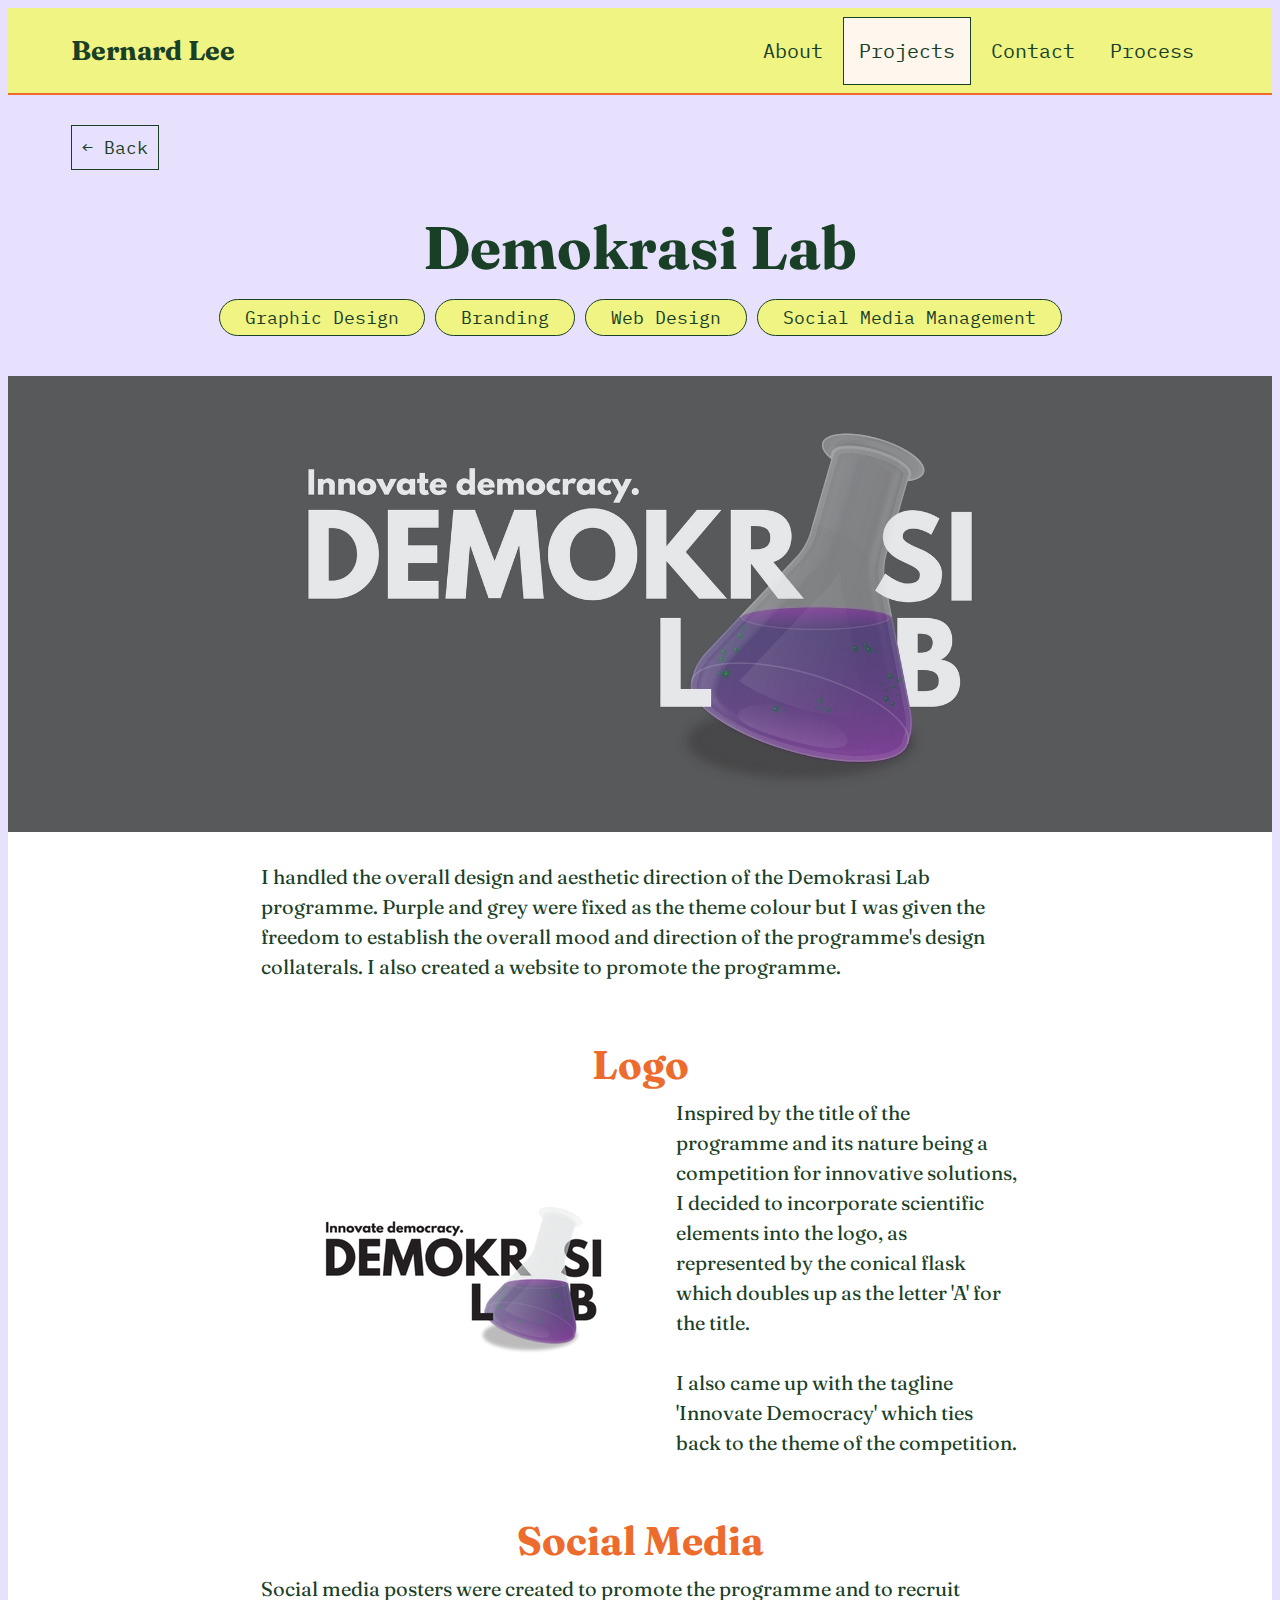
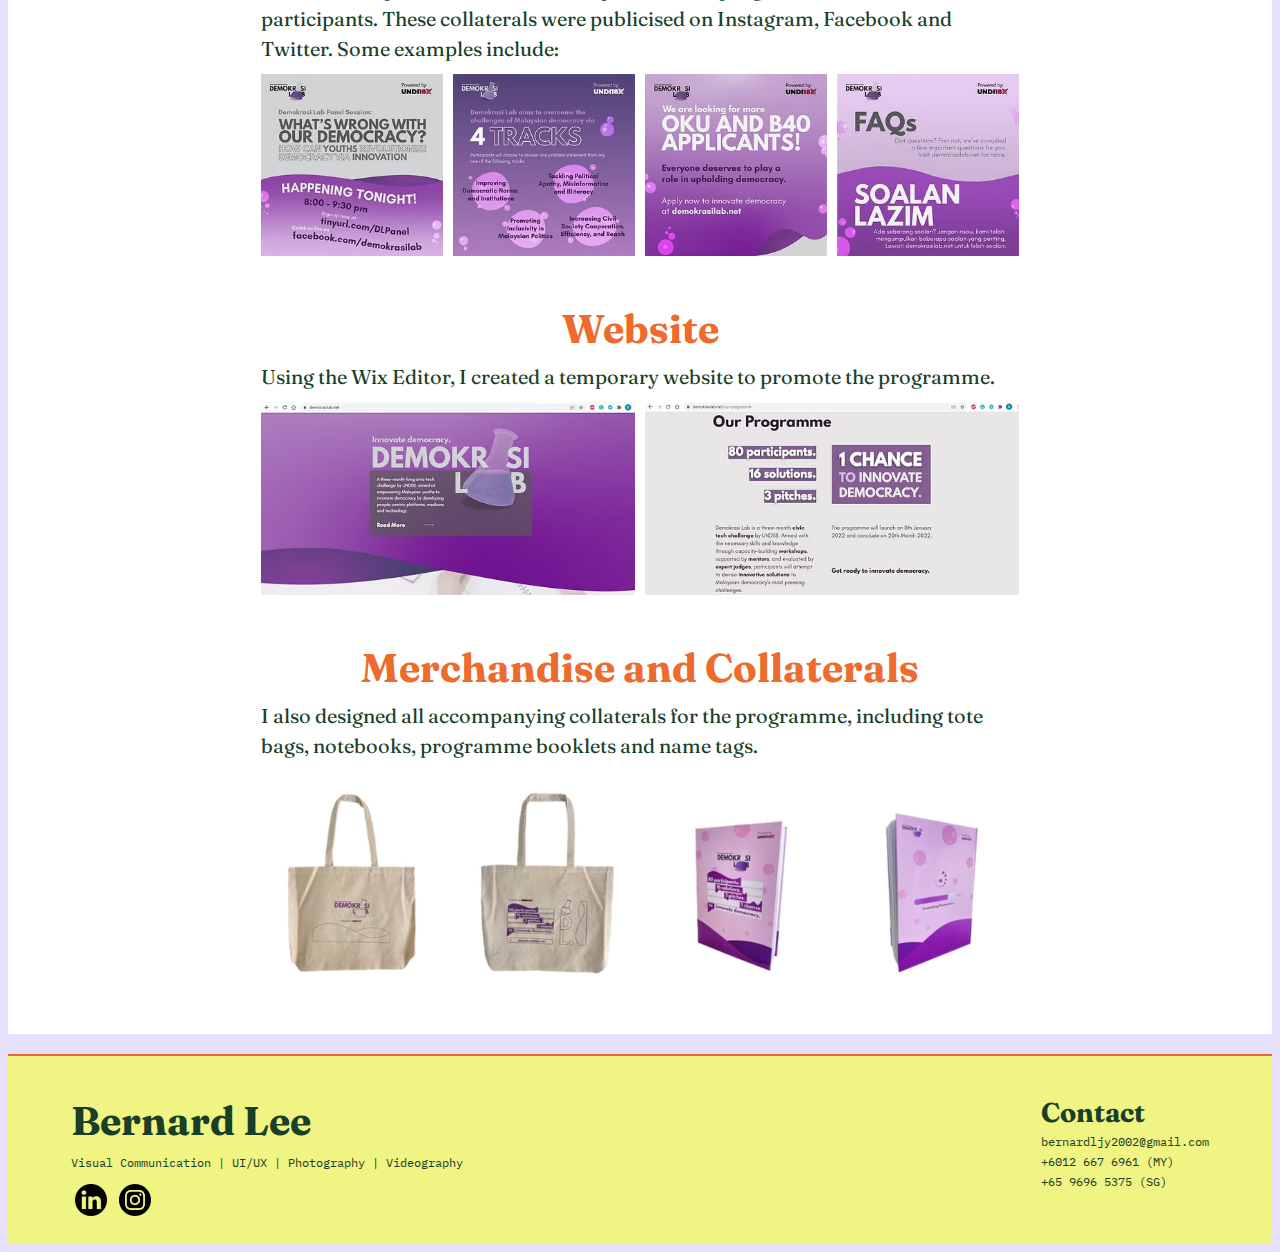
<file: projects-comms-dl.htm>
<!DOCTYPE html>
<html>
    <title>
        Demokrasi Lab
    </title>
    
    <head>
        <link rel="preconnect" href="https://fonts.googleapis.com">
        <link rel="preconnect" href="https://fonts.gstatic.com" crossorigin>
        <link href="https://fonts.googleapis.com/css2?family=Fraunces:ital,opsz,wght@0,9..144,100..900;1,9..144,100..900&family=IBM+Plex+Mono:ital,wght@0,100;0,200;0,300;0,400;0,500;0,600;0,700;1,100;1,200;1,300;1,400;1,500;1,600;1,700&display=swap" rel="stylesheet">
        <link rel="stylesheet" href="style.css">
        <link rel="stylesheet" href="style-projects.css">
        <style>
            body {background-color: #E8E1fd;
                font-family: "Fraunces", sans-serif;}
            p {margin:0.5em 0;}
        </style>
    </head>

    <header>
        <a href="index.htm">
            <h3>Bernard Lee</h3>
        </a>
        <nav class="navigation">
            <a href="about.htm">
                About
            </a>
            <a class="active">
                Projects
            </a>
            <a href="contact.htm">
                Contact
            </a>
            <a href="process.htm">
                Process
            </a>
        </nav>
    </header>

    <body id="dl">
        <button class="back-button" onclick="history.back()">&larr; Back</button>
        <br>
        <main>
            <section class="title-banner">
                <h1 class="page-title">Demokrasi Lab</h1>
                <div class="tag-container">
                    <div class="tag">
                        Graphic Design
                    </div>
                    <div class="tag">
                        Branding
                    </div>
                    <div class="tag">
                        Web Design
                    </div>
                    <div class="tag">
                        Social Media Management
                    </div>
                </div>
            </section>
            <section class="key-visual" style="background-color:#58595b; padding:20px;">
                <img src="Assets/Demokrasi Lab/Demokrasi Lab Key Visual.jpg" style="display:block; margin:auto;" alt="Logo of Demokrasi Lab">
            </section>

            <section class="content-section">
                <p class="section-body">I handled the overall design and aesthetic direction of the Demokrasi Lab programme. Purple and grey were fixed as the theme colour but I was given the freedom to establish the overall mood and direction of the programme's design collaterals. I also created a website to promote the programme.
                </p>
            </section>

            <section class="content-section">
                <h2 class="section-highlight">Logo</h2>
                <div style="display:flex; align-items:center;gap:10px;">
                    <img src="Assets/Demokrasi Lab/Demokrasi Lab dark logo.jpg" alt="Logo of Demokrasi Lab">
                    <p class="section-body">Inspired by the title of the programme and its nature being a competition for innovative solutions, I decided to incorporate scientific elements into the logo, as represented by the conical flask which doubles up as the letter 'A' for the title.
                        <br><br>
                        I also came up with the tagline 'Innovate Democracy' which ties back to the theme of the competition.
                        </p>
                </div>
            </section>

            <section class="content-section">
                <h2 class="section-highlight">Social Media</h2>
                <p class="section-body">Social media posters were created to promote the programme and to recruit participants. These collaterals were publicised on Instagram, Facebook and Twitter. Some examples include:</p>
                <div id="photos-flex">
                    <img src="Assets/Demokrasi Lab/Demokrasi Lab SM 1.jpg" alt="Social media post titled What's wrong with our democracy?">
                    <img src="Assets/Demokrasi Lab/Demokrasi Lab SM 2.jpg" alt="Social media post titled 4 tracks">
                    <img src="Assets/Demokrasi Lab/Demokrasi Lab SM 3.jpg" alt="Social media post titled OKU and B40 applicants">
                    <img src="Assets/Demokrasi Lab/Demokrasi Lab SM 4.jpg" alt="Social meida post titled FAQs">
                </div>
            </section>

            <section class="content-section">
                <h2 class="section-highlight">Website</h2>
                <p class="section-body">Using the Wix Editor, I created a temporary website to promote the programme.</p>
                <div id="photos-flex">
                    <img src="Assets/Demokrasi Lab/Demokrasi Lab Website 1.jpg" alt="Home page of a website with a purple background">
                    <img src="Assets/Demokrasi Lab/Demokrasi Lab Website 2.jpg" alt="Page of a website titled Our Programme">
                </div>
            </section>

            <section class="content-section">
                <h2 class="section-highlight">Merchandise and Collaterals</h2>
                <p class="section-body">I also designed all accompanying collaterals for the programme, including tote bags, notebooks, programme booklets and name tags.</p>
                <div id="photos-flex">
                    <img src="Assets/Demokrasi Lab/Demokrasi Lab Merch 1.jpg" alt="Image of a tote bag">
                    <img src="Assets/Demokrasi Lab/Demokrasi Lab Merch 2.jpg" alt="Image of a tote bag">
                    <img src="Assets/Demokrasi Lab/Demokrasi Lab Merch 3.jpg" alt="Image of a notebook">
                    <img src="Assets/Demokrasi Lab/Demokrasi Lab Merch 4.jpg" alt="Image of a notebook">
                </div>
            </section>
        </main>
    </body>

    <footer>
        <div id="footer-left">
            <h2>Bernard Lee</h2>
            <h6>Visual Communication | UI/UX | Photography | Videography</h6>
            <div id="socials-link">
                <a href="https://www.linkedin.com/in/bernardljy" target="_blank"><img src="Assets/LinkedIn Icon.png"></a>
                <a href="https://www.instagram.com/bernard.ljy/" target="_blank"><img src="Assets/Instagram Icon.png"></a>
            </div>
        </div>
        <div id="footer-right">
            <h3>Contact</h2>
            <h6><a href="mailto:bernardljy2002@gmail.com">bernardljy2002@gmail.com</a>
            <h6>+6012 667 6961 (MY)</h6>
            <h6>+65 9696 5375 (SG)</h6>
        </div>
    </footer>
</html>
</file>
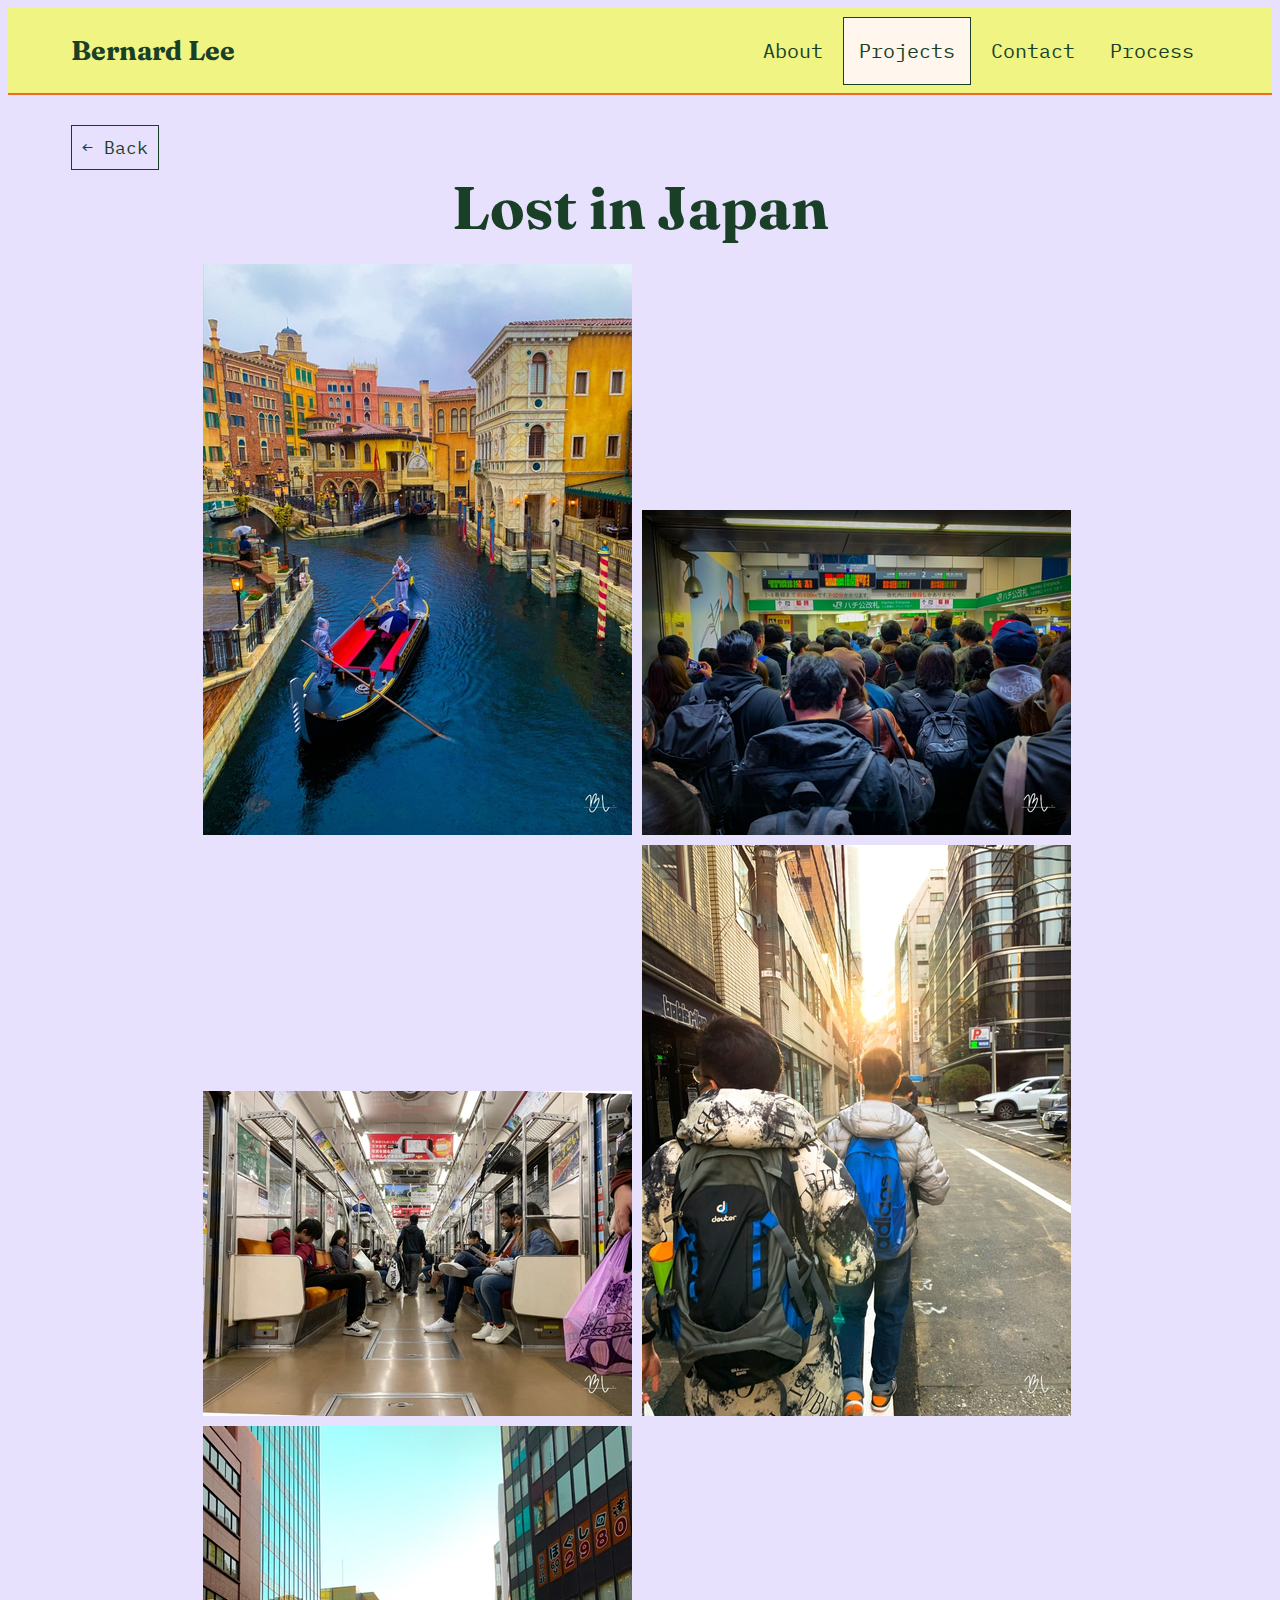
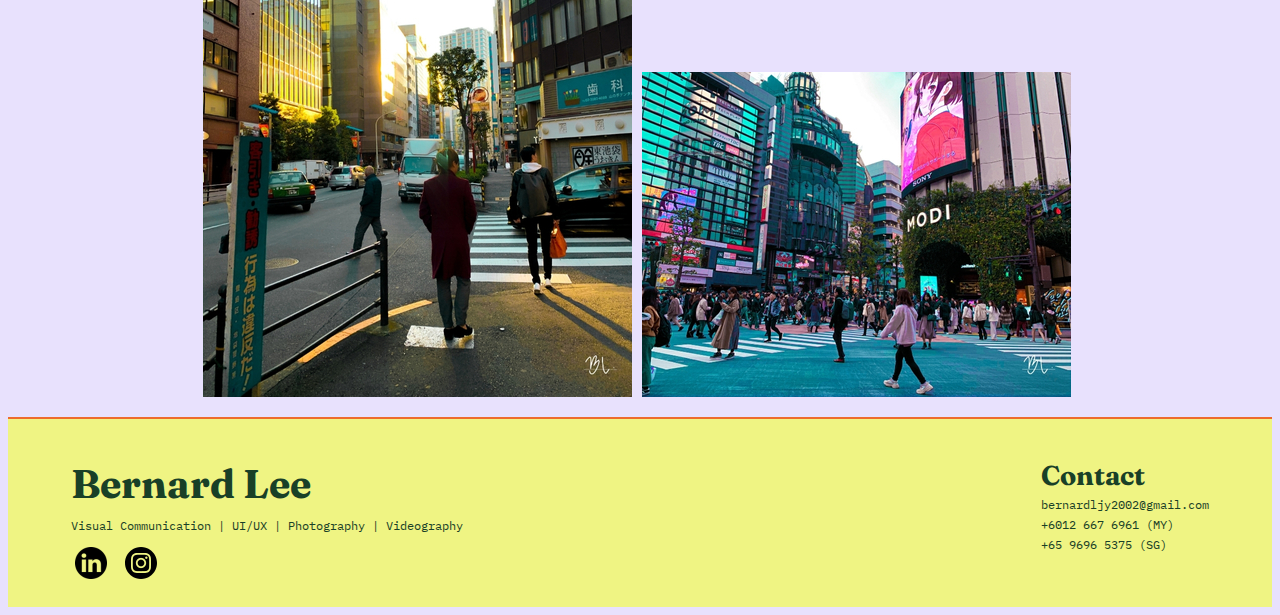
<file: projects-photo-japan.htm>
<!DOCTYPE html>
<html>
    <title>
        Lost in Japan
    </title>
    
    <head>
        <link rel="preconnect" href="https://fonts.googleapis.com">
        <link rel="preconnect" href="https://fonts.gstatic.com" crossorigin>
        <link href="https://fonts.googleapis.com/css2?family=Fraunces:ital,opsz,wght@0,9..144,100..900;1,9..144,100..900&family=IBM+Plex+Mono:ital,wght@0,100;0,200;0,300;0,400;0,500;0,600;0,700;1,100;1,200;1,300;1,400;1,500;1,600;1,700&display=swap" rel="stylesheet">
        <link rel="stylesheet" href="style.css">
        <link rel="stylesheet" href="style-projects.css">
        <style>
            body {background-color: #E8E1fd;}
        </style>
    </head>

    <header>
        <a href="index.htm">
            <h3>Bernard Lee</h3>
        </a>
        <nav class="navigation">
            <a href="about.htm">
                About
            </a>
            <a class="active">
                Projects
            </a>
            <a href="contact.htm">
                Contact
            </a>
            <a href="process.htm">
                Process
            </a>
        </nav>
    </header>

    <body>
        <button class="back-button" onclick="history.back()">&larr; Back</button>
        <h1 class="page-title">Lost in Japan</h1>
        <br>
        <main>
            <section class="photos-content">
                <img src="Assets/Japan Photos/Japan Photo 1.jpg" 
                alt="A river is surrounded by European-style buildings. A gondola with two handlers is floating idly on the water.">
                <img src="Assets/Japan Photos/Japan Photo 2.jpg" 
                alt="A crowd is heading into the image, towards a walkway with an overhead signboard with Japanese characters. The image has a circular vignette.">
                <img src="Assets/Japan Photos/Japan Photo 3.jpg"
                alt="The interior of a public train, photographed at the height of the seats.">
                <img src="Assets/Japan Photos/Japan Photo 4.jpg"
                alt="Two men, with their back towards the camera, walk towards a sunset.">
                <img src="Assets/Japan Photos/Japan Photo 5.jpg"
                alt="A few people stand at a sidewalk, awaiting their turns to cross the road.">
                <img src="Assets/Japan Photos/Japan Photo 6.jpg"
                alt="A crossroad with no vehicles in sight. Instead, it is crowded with people.">
            </section>
        </main>
    </body>

    <footer>
        <div id="footer-left">
            <h2>Bernard Lee</h2>
            <h6>Visual Communication | UI/UX | Photography | Videography</h6>
            <div id="socials-link">
                <a href="https://www.linkedin.com/in/bernardljy" target="_blank"><img src="Assets/LinkedIn Icon.png"></a>
                <a href="https://www.instagram.com/bernard.ljy/" target="_blank"><img src="Assets/Instagram Icon.png"></a>
            </div>
        </div>
        <div id="footer-right">
            <h3>Contact</h2>
            <h6><a href="mailto:bernardljy2002@gmail.com">bernardljy2002@gmail.com</a>
            <h6>+6012 667 6961 (MY)</h6>
            <h6>+65 9696 5375 (SG)</h6>
        </div>
    </footer>
</html>
</file>
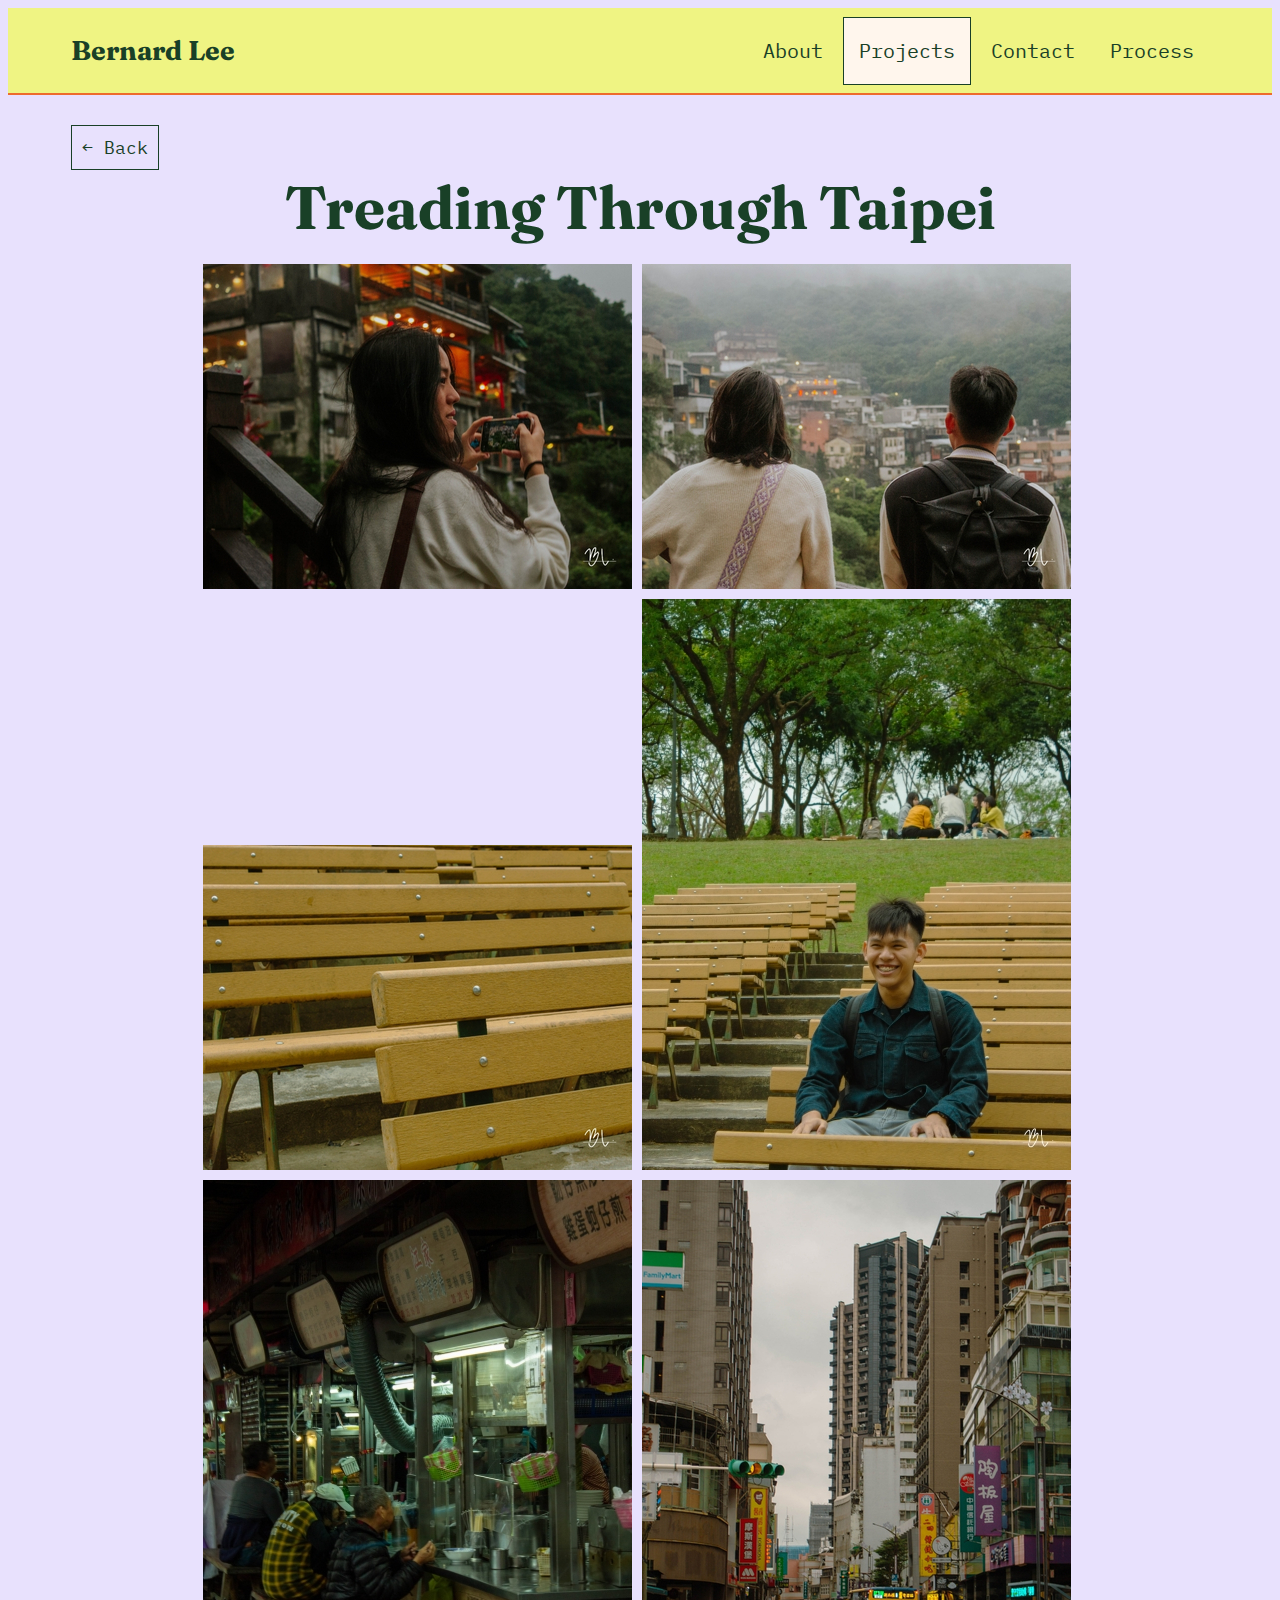
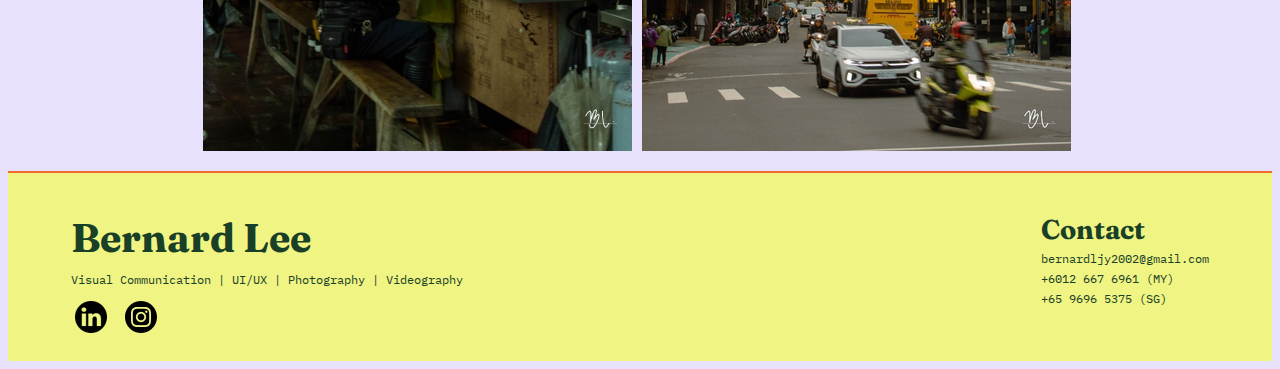
<file: projects-photo-taiwan.htm>
<!DOCTYPE html>
<html>
    <title>
        Treading Through Taipei
    </title>
    
    <head>
        <link rel="preconnect" href="https://fonts.googleapis.com">
        <link rel="preconnect" href="https://fonts.gstatic.com" crossorigin>
        <link href="https://fonts.googleapis.com/css2?family=Fraunces:ital,opsz,wght@0,9..144,100..900;1,9..144,100..900&family=IBM+Plex+Mono:ital,wght@0,100;0,200;0,300;0,400;0,500;0,600;0,700;1,100;1,200;1,300;1,400;1,500;1,600;1,700&display=swap" rel="stylesheet">
        <link rel="stylesheet" href="style.css">
        <link rel="stylesheet" href="style-projects.css">
        <style>
            body {background-color: #E8E1fd;}
        </style>
    </head>

    <header>
        <a href="index.htm">
            <h3>Bernard Lee</h3>
        </a>
        <nav class="navigation">
            <a href="about.htm">
                About
            </a>
            <a class="active">
                Projects
            </a>
            <a href="contact.htm">
                Contact
            </a>
            <a href="process.htm">
                Process
            </a>
        </nav>
    </header>

    <body>
        <button class="back-button" onclick="history.back()">&larr; Back</button>
        
        <main>
            <h1 class="page-title">Treading Through Taipei</h1>
            <br>
            <section class="photos-content">
                <img src="Assets/Taiwan Photos/Taiwan Photo 1.jpg" 
                alt="A woman holding a smartphone horizontally as if to take a picture while looking slightly to her right and smiles. The background is a building that
                has a run-down exterior but warm lighting inside. The building is surrounded by lush greenery.">
                <img src="Assets/Taiwan Photos/Taiwan Photo 2.jpg" 
                alt="A woman and a man standing slightly apart have their backs to the camera. They face a hilly landscape packed with buildings and greenery. The hill
                is partially shrouded in mist.">
                <img src="Assets/Taiwan Photos/Taiwan Photo 3.jpg"
                alt="A close-up of a row of benches positioned on a decline.">
                <img src="Assets/Taiwan Photos/Taiwan Photo 4.jpg"
                alt="A man sits on a bench in the middle of a row of benches. He smiles widely.">
                <img src="Assets/Taiwan Photos/Taiwan Photo 5.jpg"
                alt="A man sits in front of a food stall, chopsticks in hand.">
                <img src="Assets/Taiwan Photos/Taiwan Photo 6.jpg"
                alt="Buildings lines both sides of a road. Cars and motorcycles seem to be moving towards the lower right corner of the image.">
            </section>
        </main>
    </body>

    <footer>
        <div id="footer-left">
            <h2>Bernard Lee</h2>
            <h6>Visual Communication | UI/UX | Photography | Videography</h6>
            <div id="socials-link">
                <a href="https://www.linkedin.com/in/bernardljy" target="_blank"><img src="Assets/LinkedIn Icon.png"></a>
                <a href="https://www.instagram.com/bernard.ljy/" target="_blank"><img src="Assets/Instagram Icon.png"></a>
            </div>
        </div>
        <div id="footer-right">
            <h3>Contact</h2>
            <h6><a href="mailto:bernardljy2002@gmail.com">bernardljy2002@gmail.com</a>
            <h6>+6012 667 6961 (MY)</h6>
            <h6>+65 9696 5375 (SG)</h6>
        </div>
    </footer>
</html>
</file>
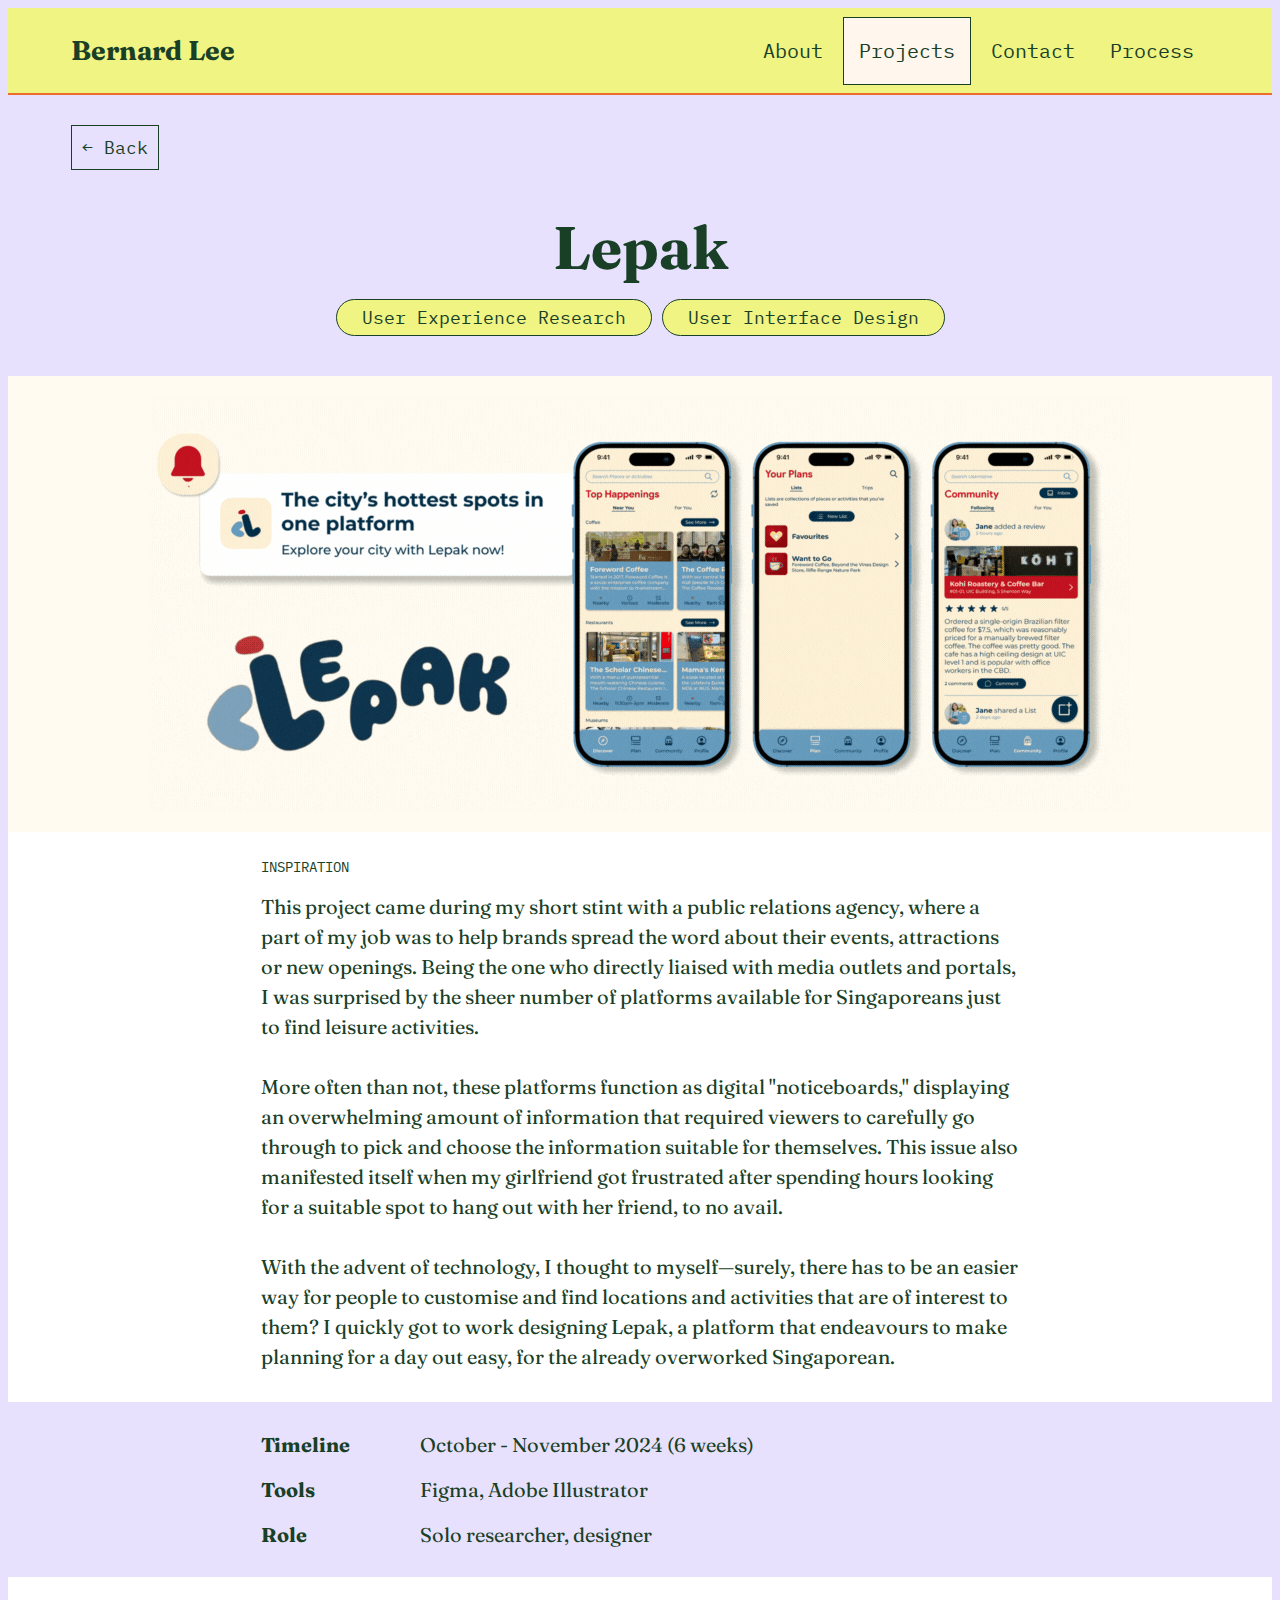
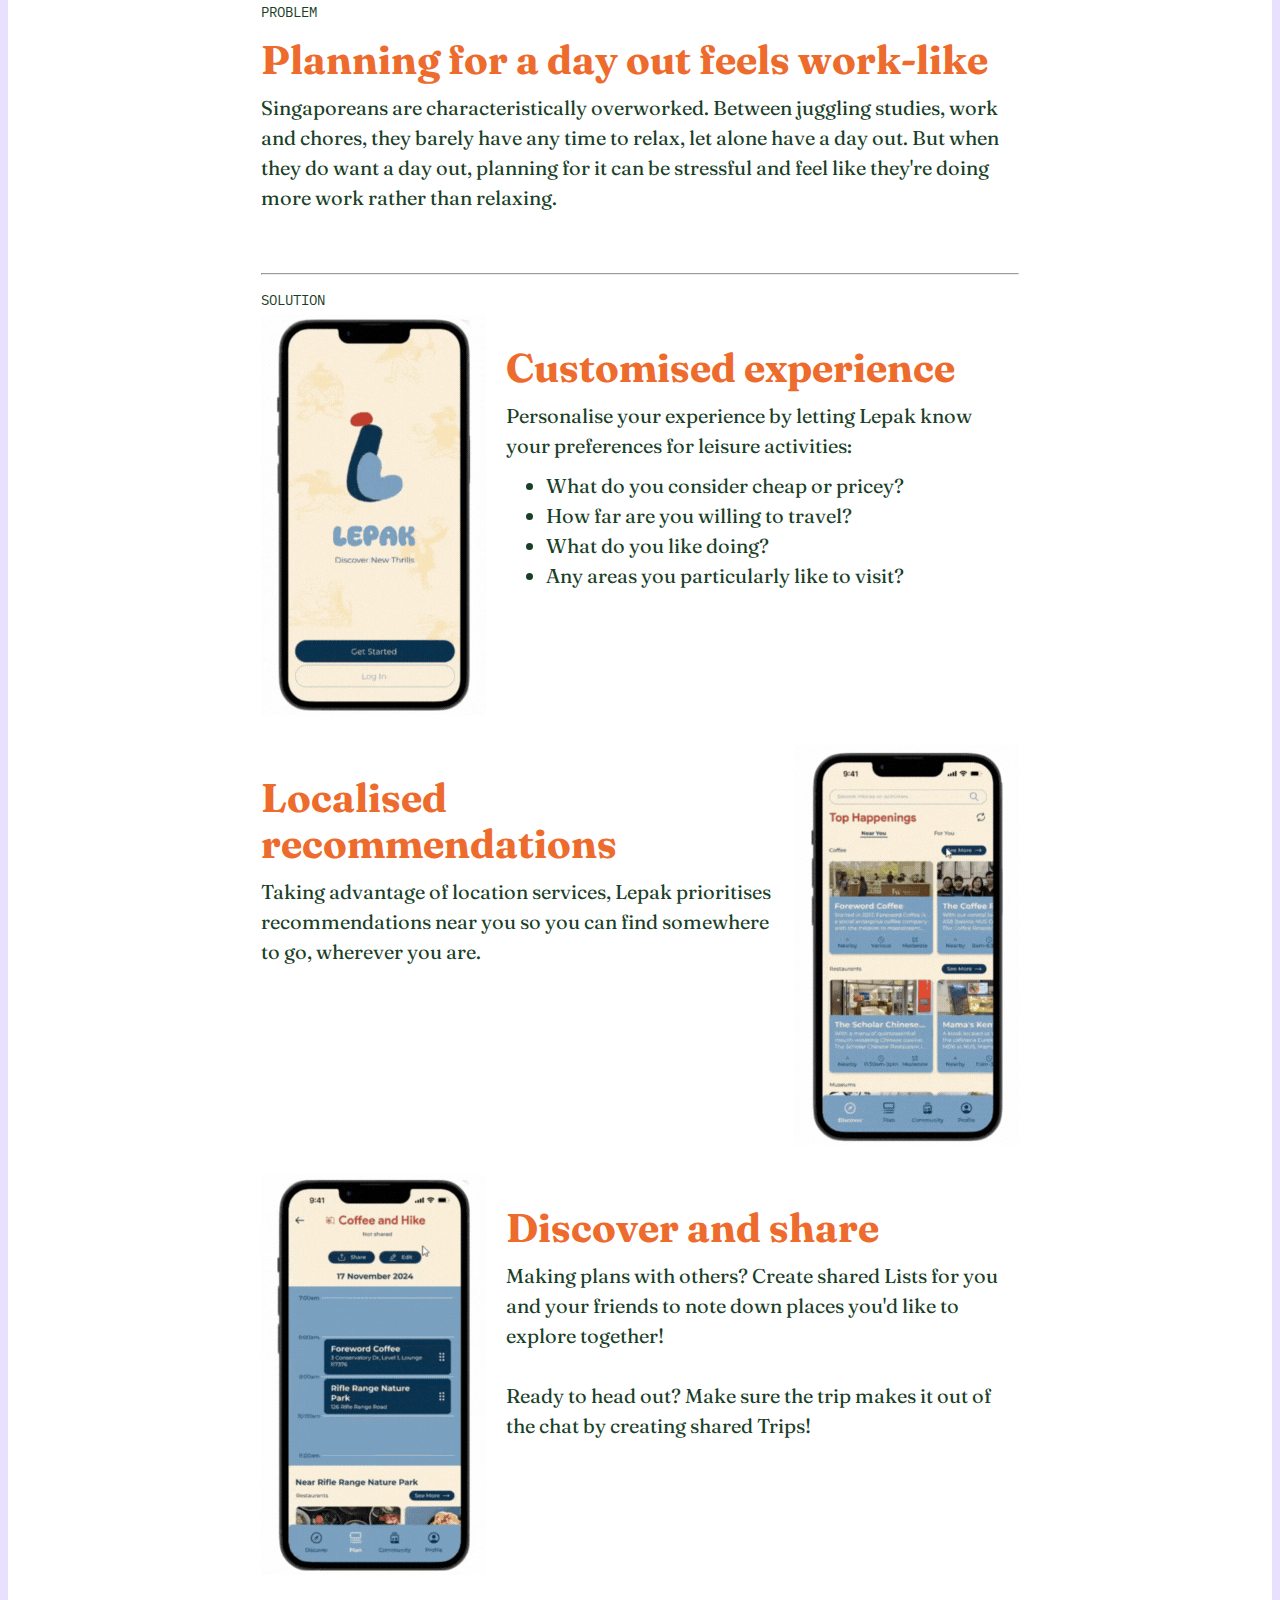
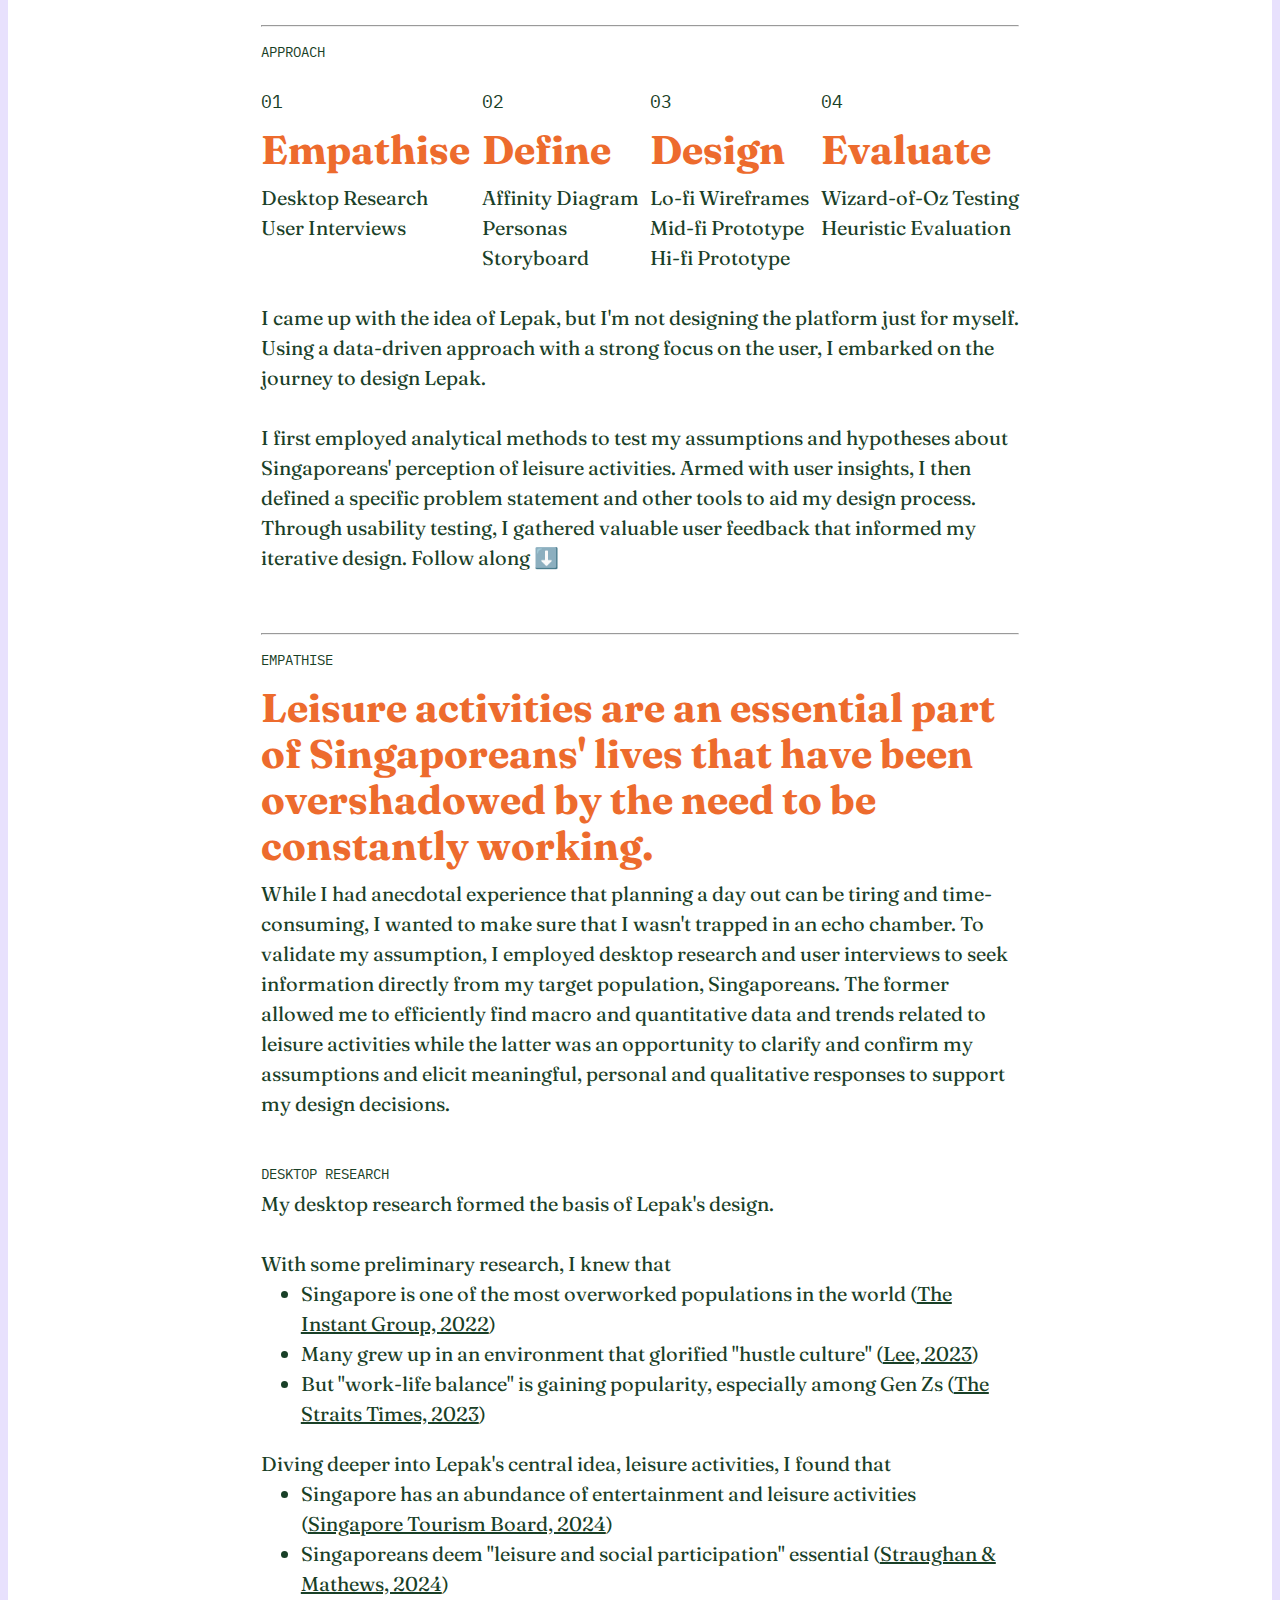
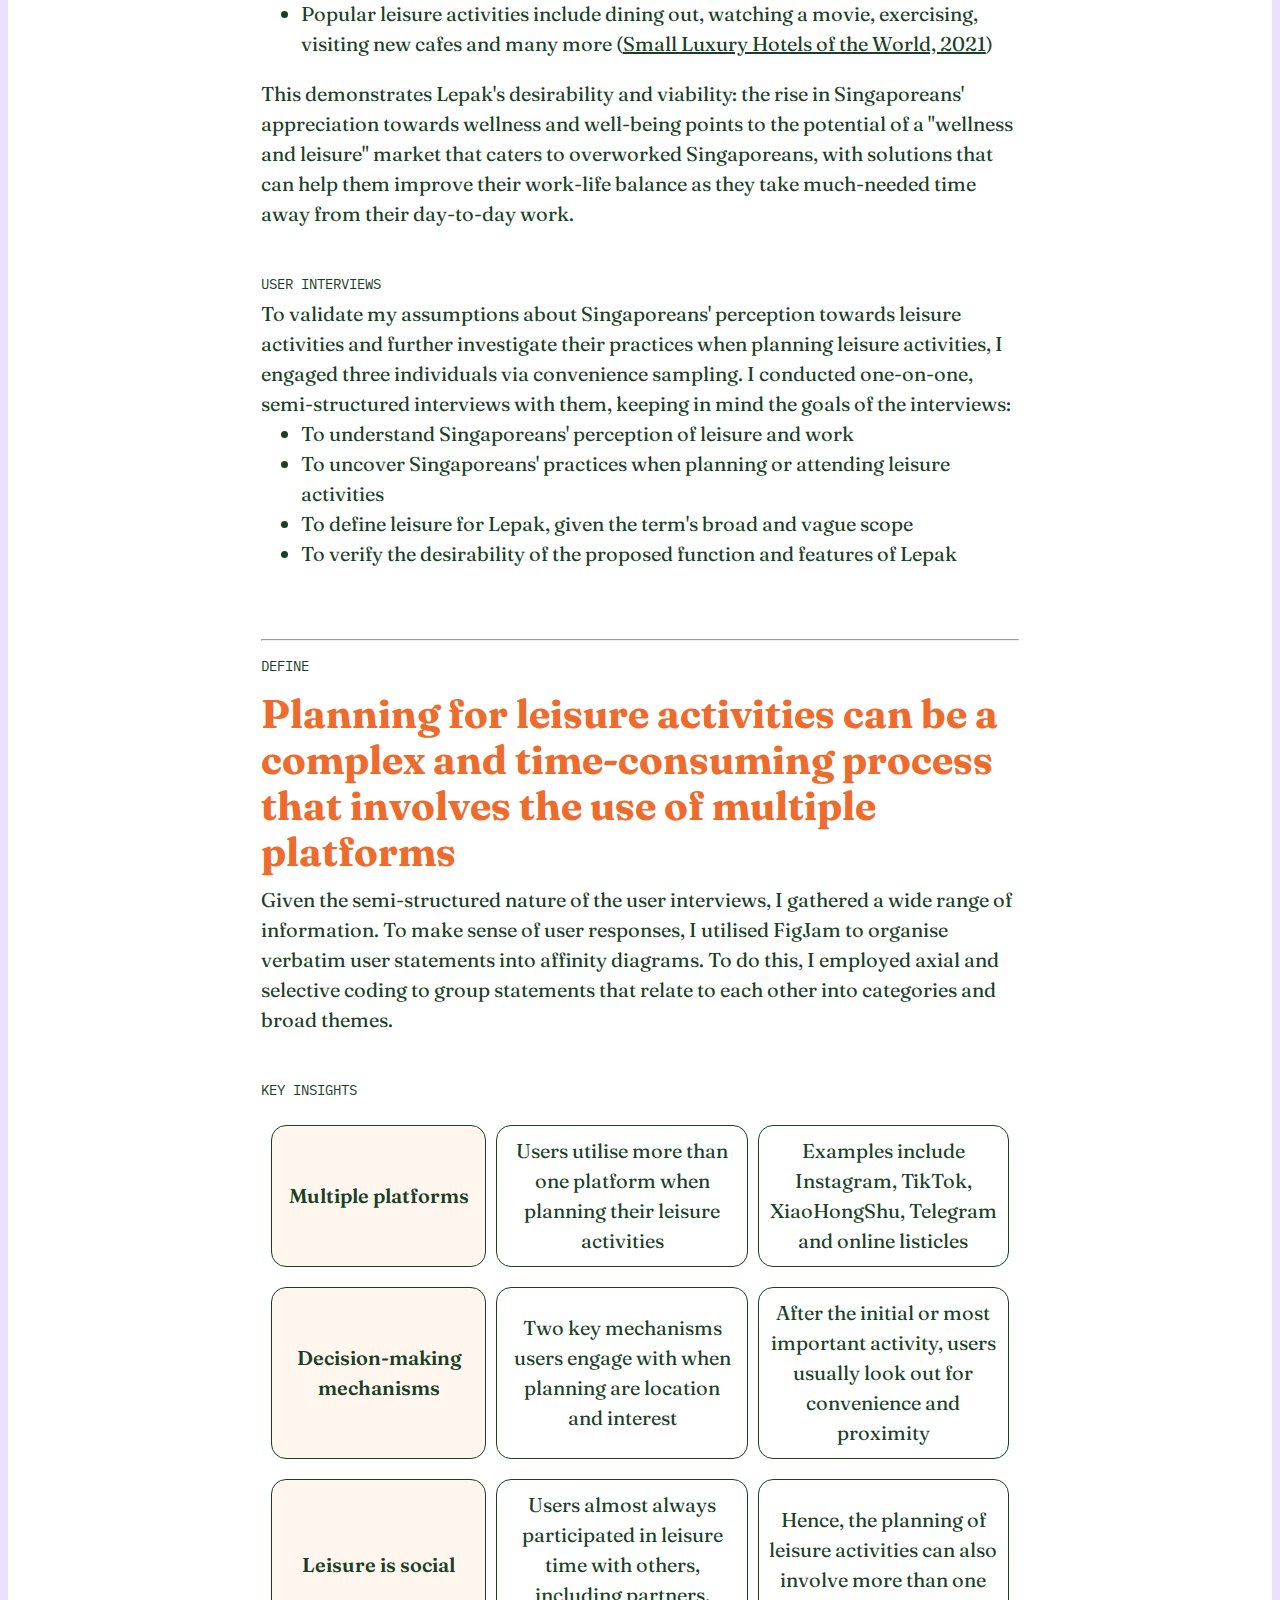
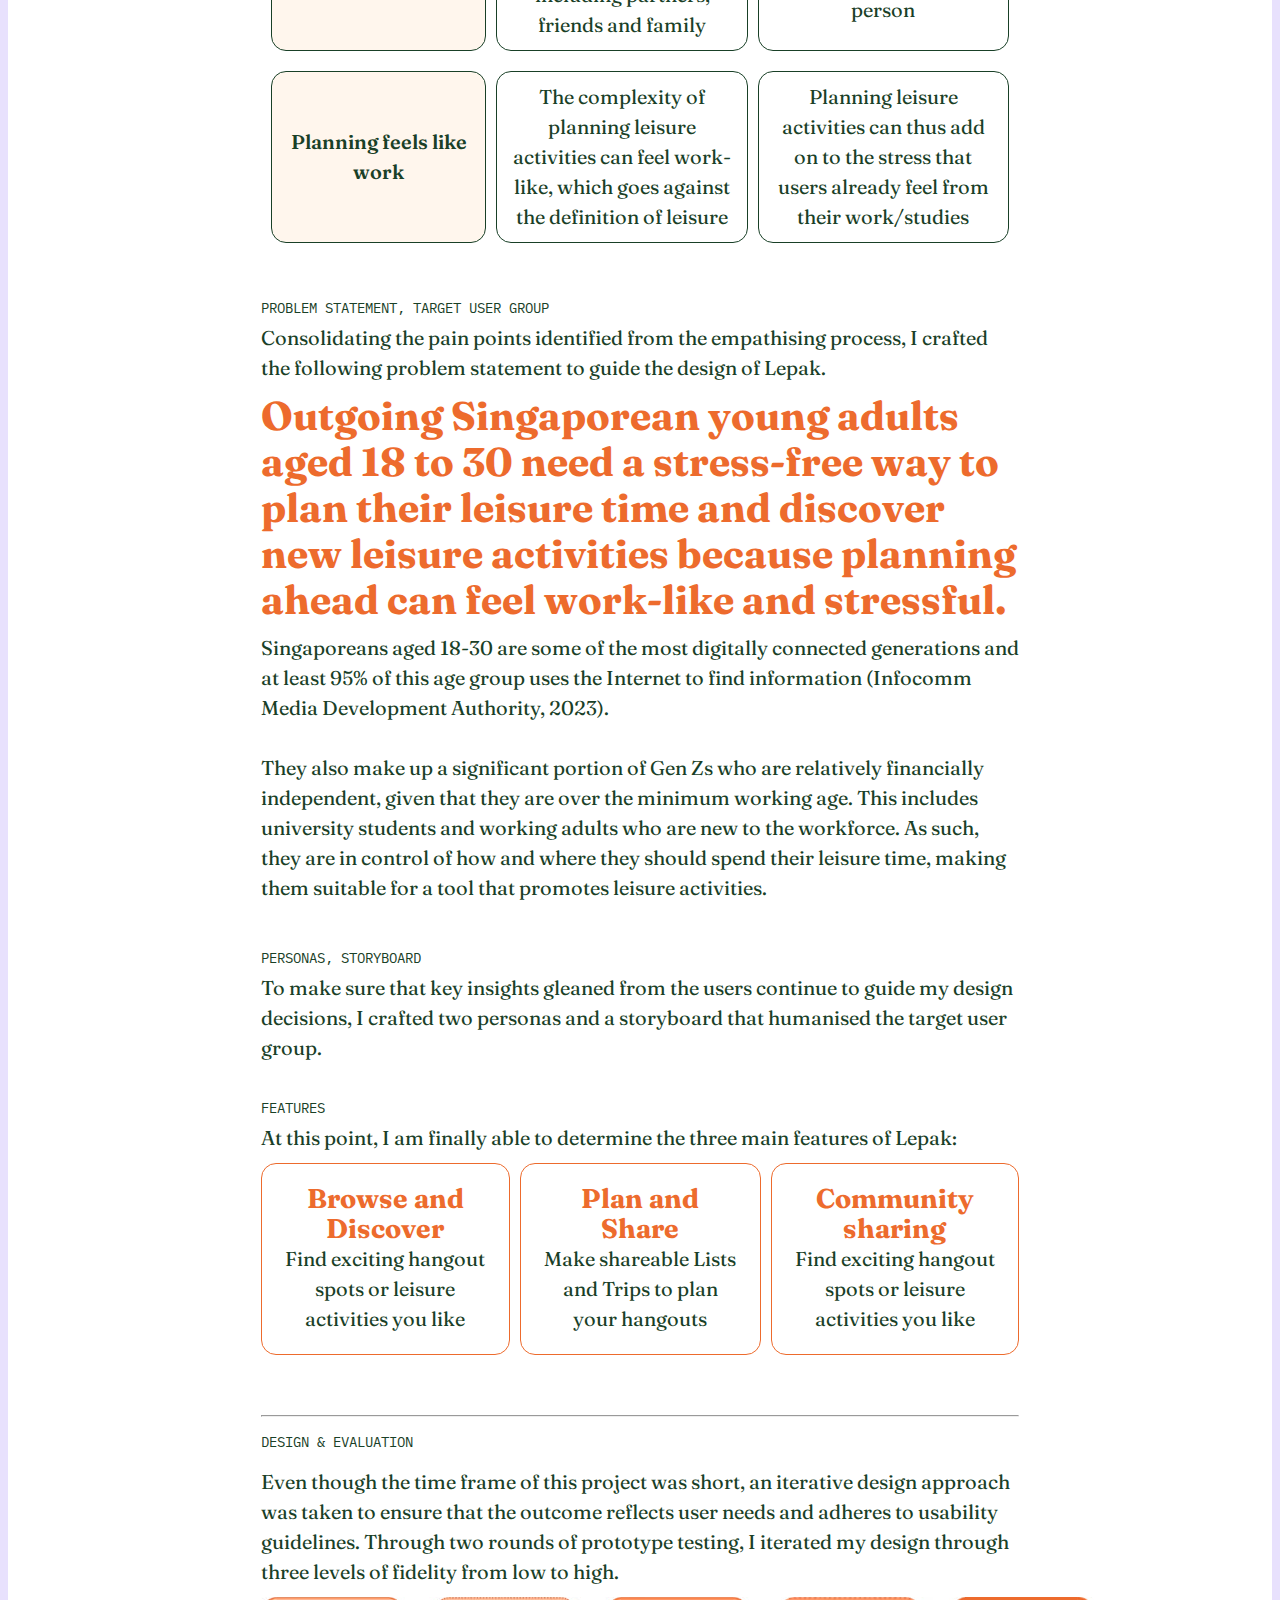
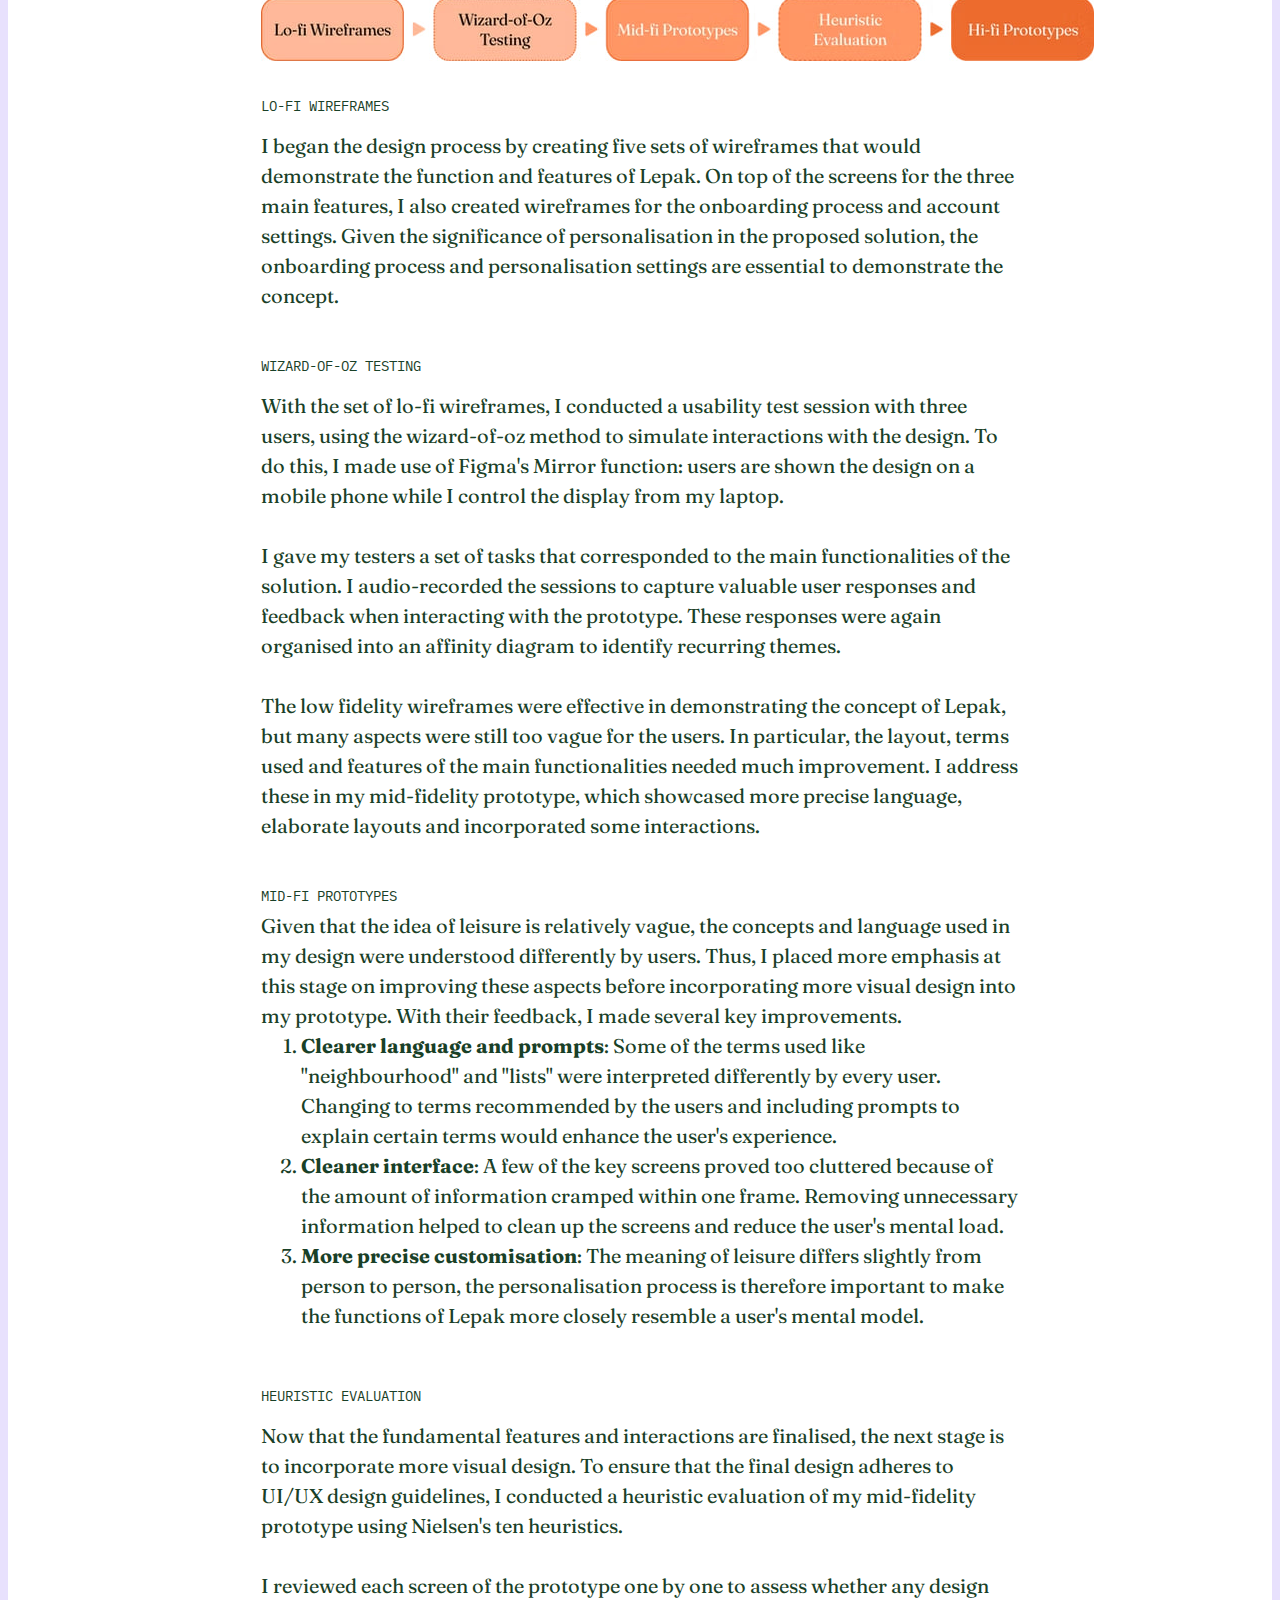
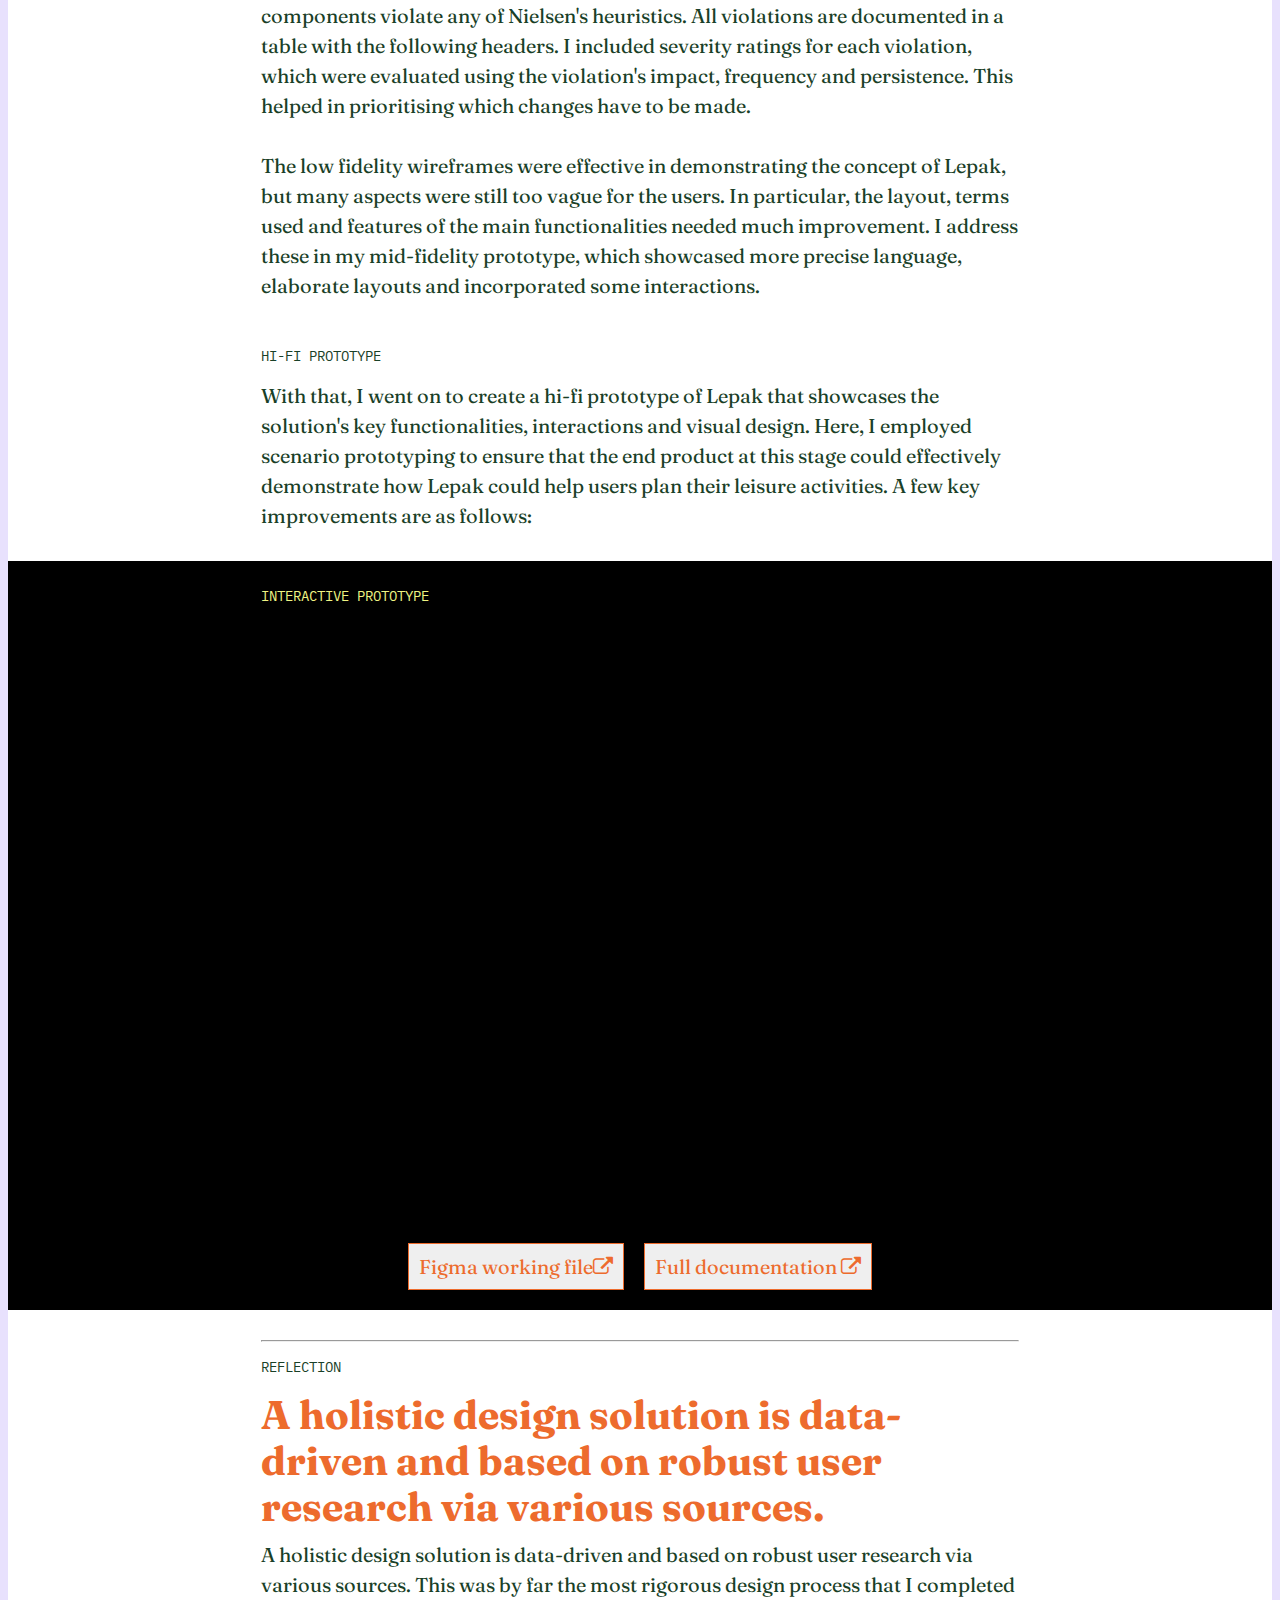
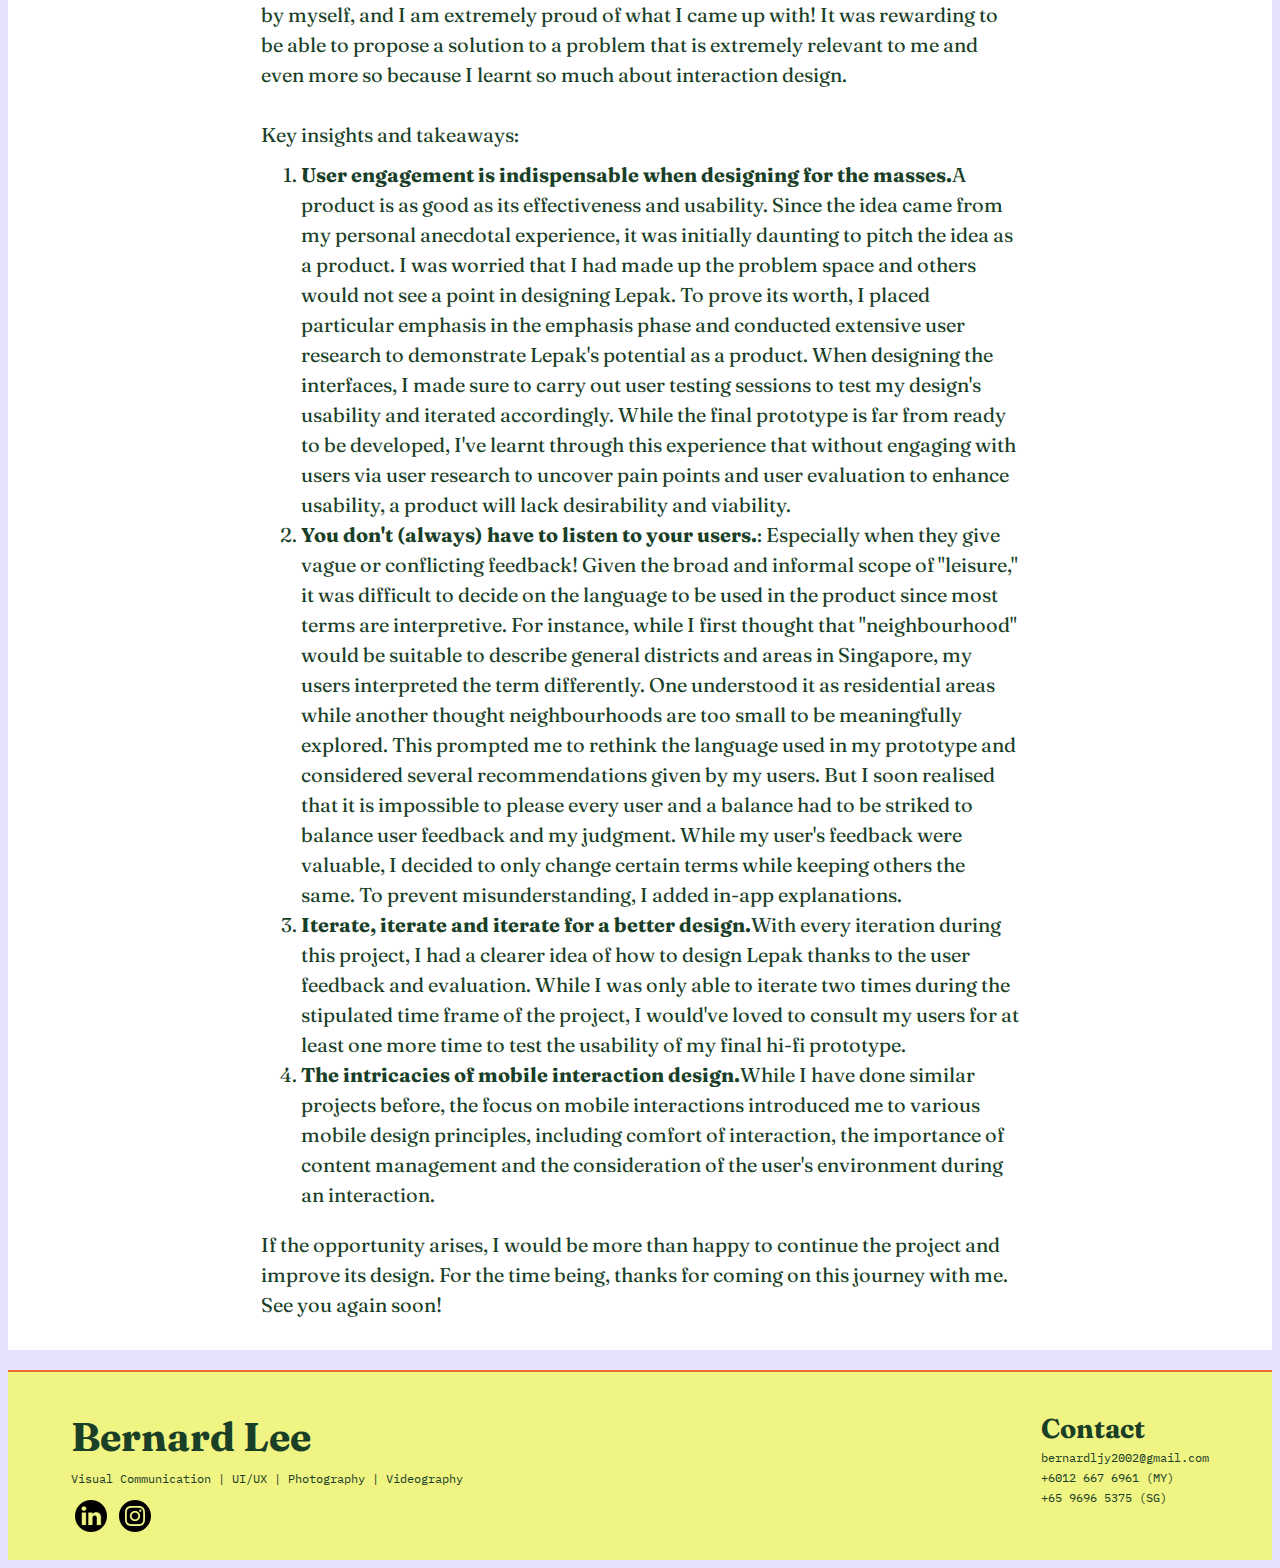
<file: projects-uiux-lepak.htm>
<!DOCTYPE html>
<html>
    <title>
        Lepak
    </title>
    
    <head>
        <link rel="preconnect" href="https://fonts.googleapis.com">
        <link rel="preconnect" href="https://fonts.gstatic.com" crossorigin>
        <link href="https://fonts.googleapis.com/css2?family=Fraunces:ital,opsz,wght@0,9..144,100..900;1,9..144,100..900&family=IBM+Plex+Mono:ital,wght@0,100;0,200;0,300;0,400;0,500;0,600;0,700;1,100;1,200;1,300;1,400;1,500;1,600;1,700&display=swap" rel="stylesheet">
        <link rel="stylesheet" href="style.css">
        <link rel="stylesheet" href="style-projects.css">
        <link rel="stylesheet" href="https://cdnjs.cloudflare.com/ajax/libs/font-awesome/4.7.0/css/font-awesome.min.css">
        <style>
            body {background-color: #E8E1fd;
                font-family: "Fraunces", sans-serif;}
            p {margin:0.5em 0;}
        </style>
    </head>

    <header>
        <a href="index.htm">
            <h3>Bernard Lee</h3>
        </a>
        <nav class="navigation">
            <a href="about.htm">
                About
            </a>
            <a class="active">
                Projects
            </a>
            <a href="contact.htm">
                Contact
            </a>
            <a href="process.htm">
                Process
            </a>
        </nav>
    </header>

    <body id="lepak">
        <button class="back-button" onclick="history.back()">&larr; Back</button>
        <br>
        <main>
            <section class="title-banner">
                <h1 class="page-title">Lepak</h1>
                <div class="tag-container">
                    <div class="tag">
                        User Experience Research
                    </div>
                    <div class="tag">
                        User Interface Design
                    </div>
                </div>
            </section>
            
            <section class="key-visual" style="background-color:#fffbf1; padding:20px;">
                <img src="Assets/Lepak/Lepak Key Visual.gif" style="display:block; margin:auto;" alt="Image showing three mobile mockups of Lepak">
            </section>

            <section class="content-section">
                <h6 class="section-type">INSPIRATION</h6>
                <p class="section-body">This project came during my short stint with a public relations agency, where a part of my job was to help brands spread the word 
                    about their events, attractions or new openings. Being the one who directly liaised with media outlets and portals, I was surprised by the sheer number 
                    of platforms available for Singaporeans just to find leisure activities.
                    <br><br>
                    More often than not, these platforms function as digital "noticeboards," displaying an overwhelming amount of information that required viewers to 
                    carefully go through to pick and choose the information suitable for themselves. This issue also manifested itself when my girlfriend got frustrated 
                    after spending hours looking for a suitable spot to hang out with her friend, to no avail.
                    <br><br>
                    With the advent of technology, I thought to myself—surely, there has to be an easier way for people to customise and find locations and activities 
                    that are of interest to them? I quickly got to work designing Lepak, a platform that endeavours to make planning for a day out easy, for the already 
                    overworked Singaporean.</p>
            </section>

            <section class="context">
                <table>
                    <tr>
                        <td><strong>Timeline</strong></td>
                        <td>October - November 2024 (6 weeks)</td>
                    </tr>
                    <tr>
                        <td><strong>Tools</strong></td>
                        <td>Figma, Adobe Illustrator</td>
                    </tr>
                    <tr>
                        <td><strong>Role</strong></td>
                        <td>Solo researcher, designer</td>
                    </tr>
                </table>
            </section>

            <section class="content-section">
                <h6 class="section-type">PROBLEM</h6>
                <h2 class="section-highlight">Planning for a day out feels work-like</h2>
                <p class="section-body">Singaporeans are characteristically overworked. Between juggling studies, work and chores, they barely have any time to relax, 
                    let alone have a day out. But when they do want a day out, planning for it can be stressful and feel like they're doing more work rather than 
                    relaxing.
                </p>
            </section>

            <section class="content-section">
                <hr>
                <h6 class="section-type">SOLUTION</h6>
                <section class="solution">
                    <img src="Assets/Lepak/Lepak Demo 1.gif" alt="A short demo of Lepak's Onboarding process">
                    <div style="margin-top:20px;">
                        <h2 class="section-highlight">Customised experience</h2>
                        <p>Personalise your experience by letting Lepak know your preferences for leisure activities:</p>
                        <ul>
                            <li>What do you consider cheap or pricey?</li>
                            <li>How far are you willing to travel?</li>
                            <li>What do you like doing?</li>
                            <li>Any areas you particularly like to visit?</li>
                        </ul>
                    </div>
                </section>
                <br>
                <section class="solution" style="flex-direction: row-reverse;">
                    <img src="Assets/Lepak/Lepak Demo 2.gif" alt="A short demo of Lepak's Discover function">
                    <div style="margin-top:20px;">
                        <h2 class="section-highlight">Localised recommendations</h2>
                        <p>Taking advantage of location services, Lepak prioritises recommendations near you so you can find somewhere to go, wherever you are.</p>
                    </div>
                </section>
                <br>
                <section class="solution">
                    <img src="Assets/Lepak/Lepak Demo 3.gif" alt="A short demo of Lepak's Plan function">
                    <div style="margin-top:20px;">
                        <h2 class="section-highlight">Discover and share</h2>
                        <p>Making plans with others? Create shared Lists for you and your friends to note down places you'd like to explore together!
                            <br><br>
                            Ready to head out? Make sure the trip makes it out of the chat by creating shared Trips!</p>
                    </div>
                </section>
        </section>
        
        <section class="content-section">
            <hr>
            <h6 class="section-type">APPROACH</h6>
            <div style="display: flex; justify-content: space-between; margin: 20px 0;">
                <div style="display:flex; flex-direction: column;">
                    <h5>01</h5>
                    <a href="#empathise"><h2 class="section-highlight" id="lepak-nav">Empathise</h2></a>
                    <p>Desktop Research<br>
                    User Interviews</p>
                </div>
                <div style="display:flex; flex-direction: column;">
                    <h5>02</h5>
                    <a href="#define"><h2 class="section-highlight" id="lepak-nav">Define</h2></a>
                    <p>Affinity Diagram<br>
                    Personas<br>
                    Storyboard</p>
                </div>
                <div style="display:flex; flex-direction: column;">
                    <h5>03</h5>
                    <a href="#design"><h2 class="section-highlight" id="lepak-nav">Design</h2></a>
                    <p>Lo-fi Wireframes<br>
                    Mid-fi Prototype<br>
                    Hi-fi Prototype</p>
                </div>
                <div style="display:flex; flex-direction: column;">
                    <h5>04</h5>
                    <a href="#evaluate"><h2 class="section-highlight" id="lepak-nav">Evaluate</h2></a>
                    <p>Wizard-of-Oz Testing<br>
                    Heuristic Evaluation</p>
                </div>
            </div>
            <p class="section-body">
                I came up with the idea of Lepak, but I'm not designing the platform just for myself. Using a data-driven approach with a strong focus on the user, I embarked on the journey to design Lepak.
                <br><br>
                I first employed analytical methods to test my assumptions and hypotheses about Singaporeans' perception of leisure activities. Armed with user insights, I then defined a specific problem statement and other tools to aid my design process. Through usability testing, I gathered valuable user feedback that informed my iterative design. Follow along ⬇️</p>
        </section>

        <section class="content-section" id="empathise">
            <hr>
            <h6 class="section-type">EMPATHISE</h6>
            <h2 class="section-highlight">Leisure activities are an essential part of Singaporeans' lives that have been overshadowed by the need to be constantly working.</h2>
            <p class="section-body">
                While I had anecdotal experience that planning a day out can be tiring and time-consuming, I wanted to make sure that I wasn't trapped in an echo chamber. To validate my assumption, I employed desktop research and user interviews to seek information directly from my target population, Singaporeans. The former allowed me to efficiently find macro and quantitative data and trends related to leisure activities while the latter was an opportunity to clarify and confirm my assumptions and elicit meaningful, personal and qualitative responses to support my design decisions.
            </p>
            <br>
            <h6 class="section-type">DESKTOP RESEARCH</h6>
            <p class="section-body" style="margin:0;">
                My desktop research formed the basis of Lepak's design. <br><br>With some preliminary research, I knew that
            </p>
            <ul>
                <li>Singapore is one of the most overworked populations in the world (<a href="https://www.instantoffices.com/blog/featured/most-overworked-apac-countries/" target="_blank" style="text-decoration: underline;">The Instant Group, 2022</a>)</li>
                <li>Many grew up in an environment that glorified "hustle culture" (<a href="https://www.channelnewsasia.com/today/mental-health-matters/gen-zen-how-have-healthy-relationship-hustle-culture-4633501" target="_blank" style="text-decoration: underline;">Lee, 2023</a>)</li>
                <li>But "work-life balance" is gaining popularity, especially among Gen Zs (<a href="https://www.straitstimes.com/singapore/what-is-the-point-singapore-has-more-quiet-quitters-than-global-average-survey-shows" target="_blank" style="text-decoration: underline;">The Straits Times, 2023</a>)</li>
            </ul>
            <p class="section-body" style="margin-bottom:0;">
                Diving deeper into Lepak's central idea, leisure activities, I found that
            </p>
            <ul>
                <li>Singapore has an abundance of entertainment and leisure activities (<a href="https://www.stb.gov.sg/content/stb/en/industries/industries-overview.html" target="_blank" style="text-decoration: underline;">Singapore Tourism Board, 2024</a>)</li>
                <li>Singaporeans deem "leisure and social participation" essential (<a href="https://ink.library.smu.edu.sg/rosa_reports/25/" target="_blank" style="text-decoration: underline;">Straughan & Mathews, 2024</a>)</li>
                <li>Popular leisure activities include dining out, watching a movie, exercising, visiting new cafes and many more (<a href="https://slh.com/top50simplepleasures" target="_blank" style="text-decoration: underline;">Small Luxury Hotels of the World, 2021</a>)</li>
            </ul>
            <p>This demonstrates Lepak's desirability and viability: the rise in Singaporeans' appreciation towards wellness and well-being points to the potential of a "wellness and leisure" market that caters to overworked Singaporeans, with solutions that can help them improve their work-life balance as they take much-needed time away from their day-to-day work.
            </p>
            <br>
            <h6 class="section-type">USER INTERVIEWS</h6>
            <p class="section-body" style="margin:0;">
                To validate my assumptions about Singaporeans' perception towards leisure activities and further investigate their practices when planning leisure activities, I engaged three individuals via convenience sampling. I conducted one-on-one, semi-structured interviews with them, keeping in mind the goals of the interviews:
            </p>
            <ul>
                <li>To understand Singaporeans' perception of leisure and work</li>
                <li>To uncover Singaporeans' practices when planning or attending leisure activities</li>
                <li>To define leisure for Lepak, given the term's broad and vague scope</li>
                <li>To verify the desirability of the proposed function and features of Lepak</li>
            </ul>
        </section>

        <section class="content-section" id="define">
            <hr>
            <h6 class="section-type">DEFINE</h6>
            <h2 class="section-highlight">Planning for leisure activities can be a complex and time-consuming process that involves the use of multiple platforms</h2>
            <p class="section-body">Given the semi-structured nature of the user interviews, I gathered a wide range of information. To make sense of user responses, I utilised FigJam to organise verbatim user statements into affinity diagrams. To do this, I employed axial and selective coding to group statements that relate to each other into categories and broad themes.
            </p>
            <br>
            <h6 class="section-type">KEY INSIGHTS</h6>
            <table>
                <tr>
                    <td>Multiple platforms</td>
                    <td>Users utilise more than one platform when planning their leisure activities</td>
                    <td>Examples include Instagram, TikTok, XiaoHongShu, Telegram and online listicles</td>
                </tr>
                <tr>
                    <td>Decision-making mechanisms</td>
                    <td>Two key mechanisms users engage with when planning are location and interest</td>
                    <td>After the initial or most important activity, users usually look out for convenience and proximity</td>
                </tr>
                <tr>
                    <td>Leisure is social</td>
                    <td>Users almost always participated in leisure time with others, including partners, friends and family</td>
                    <td>Hence, the planning of leisure activities can also involve more than one person</td>
                </tr>
                <tr>
                    <td>Planning feels like work</td>
                    <td>The complexity of planning leisure activities can feel work-like, which goes against the definition of leisure</td>
                    <td>Planning leisure activities can thus add on to the stress that users already feel from their work/studies</td>
                </tr>
            </table>
            <br>
            <h6 class="section-type">PROBLEM STATEMENT, TARGET USER GROUP</h6>
            <p class="section-body" style="margin:0;">
                Consolidating the pain points identified from the empathising process, I crafted the following problem statement to guide the design of Lepak.
            </p>
            <h2 class="section-highlight">Outgoing Singaporean young adults aged 18 to 30 need a stress-free way to plan their leisure time and discover new leisure activities because planning ahead can feel work-like and stressful.</h2>
            <p>
                Singaporeans aged 18-30 are some of the most digitally connected generations and at least 95% of this age group uses the Internet to find information (Infocomm Media Development Authority, 2023).
                <br><br>
                They also make up a significant portion of Gen Zs who are relatively financially independent, given that they are over the minimum working age. This includes university students and working adults who are new to the workforce. As such, they are in control of how and where they should spend their leisure time, making them suitable for a tool that promotes leisure activities.
            </p>
            <br>
            <h6 class="section-type">PERSONAS, STORYBOARD</h6>
            <p class="section-body" style="margin:0;">
                To make sure that key insights gleaned from the users continue to guide my design decisions, I crafted two personas and a storyboard that humanised the target user group.
            </p>
            <br>
            <h6 class="section-type">FEATURES</h6>
            <p class="section-body" style="margin:0;">
                At this point, I am finally able to determine the three main features of Lepak:
            </p>
            <div style="display: flex; color: #ED6B2D; gap: 10px; margin: 10px 0;">
                <div style="text-align: center; border: 1px solid #ED6B2D; padding: 20px; border-radius: 15px;">
                    <h3>Browse and Discover</h3>
                    <p style="margin:0; color:#194027;">Find exciting hangout spots or leisure activities you like</p>
                </div>
                <div style="text-align: center; border: 1px solid #ED6B2D; padding: 20px; border-radius: 15px;">
                    <h3>Plan and Share</h3>
                    <p style="margin:0; color:#194027;">Make shareable Lists and Trips to plan your hangouts</p>
                </div>
                <div style="text-align: center; border: 1px solid #ED6B2D; padding: 20px; border-radius: 15px;">
                    <h3>Community sharing</h3>
                    <p style="margin:0; color:#194027;">Find exciting hangout spots or leisure activities you like</p>
                </div>
            </div>
        </section>

        <section class="content-section" id="design-and-eval">
            <hr>
            <h6 class="section-type">DESIGN & EVALUATION</h6>
            <p class="section-body">
                Even though the time frame of this project was short, an iterative design approach was taken to ensure that the outcome reflects user needs and adheres to usability guidelines. Through two rounds of prototype testing, I iterated my design through three levels of fidelity from low to high.
            </p>
            <img src="Assets/Lepak/Iterative Design Process.jpg" style="display:block; margin:auto;">
            <br>
            <h6 class="section-type" id="design">LO-FI WIREFRAMES</h6>
            <p class="section-body">I began the design process by creating five sets of wireframes that would demonstrate the function and features of Lepak. On top of the screens for the three main features, I also created wireframes for the onboarding process and account settings. Given the significance of personalisation in the proposed solution, the onboarding process and personalisation settings are essential to demonstrate the concept.
            </p>
            <br>
            <h6 class="section-type" id="evaluate">WIZARD-OF-OZ TESTING</h6>
            <p class="section-body">
                With the set of lo-fi wireframes, I conducted a usability test session with three users, using the wizard-of-oz method to simulate interactions with the design. To do this, I made use of Figma's Mirror function: users are shown the design on a mobile phone while I control the display from my laptop.
                <br><br>
                I gave my testers a set of tasks that corresponded to the main functionalities of the solution. I audio-recorded the sessions to capture valuable user responses and feedback when interacting with the prototype. These responses were again organised into an affinity diagram to identify recurring themes.
                <br><br>
                The low fidelity wireframes were effective in demonstrating the concept of Lepak, but many aspects were still too vague for the users. In particular, the layout, terms used and features of the main functionalities needed much improvement. I address these in my mid-fidelity prototype, which showcased more precise language, elaborate layouts and incorporated some interactions.
            </p>
            <br>
            <h6 class="section-type">MID-FI PROTOTYPES</h6>
            <p class="section-body" style="margin:0;">
                Given that the idea of leisure is relatively vague, the concepts and language used in my design were understood differently by users. Thus, I placed more emphasis at this stage on improving these aspects before incorporating more visual design into my prototype. With their feedback, I made several key improvements.
            </p>
            <ol>
                <li><strong>Clearer language and prompts</strong>: Some of the terms used like "neighbourhood" and "lists" were interpreted differently by every user. Changing to terms recommended by the users and including prompts to explain certain terms would enhance the user's experience.</li>
                <li><strong>Cleaner interface</strong>: A few of the key screens proved too cluttered because of the amount of information cramped within one frame. Removing unnecessary information helped to clean up the screens and reduce the user's mental load.</li>
                <li><strong>More precise customisation</strong>: The meaning of leisure differs slightly from person to person, the personalisation process is therefore important to make the functions of Lepak more closely resemble a user's mental model.</li>
            </ol>
            <br>
            <h6 class="section-type">HEURISTIC EVALUATION</h6>
            <p class="section-body">
                Now that the fundamental features and interactions are finalised, the next stage is to incorporate more visual design. To ensure that the final design adheres to UI/UX design guidelines, I conducted a heuristic evaluation of my mid-fidelity prototype using Nielsen's ten heuristics. 
                <br><br>
                I reviewed each screen of the prototype one by one to assess whether any design components violate any of Nielsen's heuristics. All violations are documented in a table with the following headers. I included severity ratings for each violation, which were evaluated using the violation's impact, frequency and persistence. This helped in prioritising which changes have to be made.
                <br><br>
                The low fidelity wireframes were effective in demonstrating the concept of Lepak, but many aspects were still too vague for the users. In particular, the layout, terms used and features of the main functionalities needed much improvement. I address these in my mid-fidelity prototype, which showcased more precise language, elaborate layouts and incorporated some interactions.
            </p>
            <br>
            <h6 class="section-type">HI-FI PROTOTYPE</h6>
            <p class="section-body">
                With that, I went on to create a hi-fi prototype of Lepak that showcases the solution's key functionalities, interactions and visual design. Here, I employed scenario prototyping to ensure that the end product at this stage could effectively demonstrate how Lepak could help users plan their leisure activities. A few key improvements are as follows:
            </p>
        </section>
        <section class="content-section" id="interactive">
            <h6 class="section-type">INTERACTIVE PROTOTYPE</h6>
            <iframe style="border: 1px solid rgba(0, 0, 0, 0.1); display:block; margin:auto;" width="350" height="600" src="https://embed.figma.com/proto/gSSQbZsSSevF1VRCpsA5Fg/highfi-prototype?content-scaling=fixed&kind=proto&node-id=230-3886&page-id=218%3A3862&scaling=scale-down&starting-point-node-id=230%3A3886&embed-host=share" allowfullscreen></iframe>
            <br>
            <div id="externals">
                <a href="https://www.figma.com/design/gSSQbZsSSevF1VRCpsA5Fg/highfi-prototype?node-id=218-3862&t=c2hKWrWItiVETq6l-1" target="_blank"><button>Figma working file<i class="fa fa-external-link" style="padding-top: 3px;"></i></button></a>
                <a href="https://docs.google.com/document/d/1GU2Nnq8euSYB1WfjCOr58H0uI4SCu73azq6ZFIyje7Y/edit?usp=sharing" target="_blank"><button>Full documentation <i class="fa fa-external-link" style="padding-top: 3px;"></i></button></a>
            </div>
        </section>

        <section class="content-section">
            <hr>
            <h6 class="section-type">REFLECTION</h6>
            <h2 class="section-highlight">A holistic design solution is data-driven and based on robust user research via various sources.</h2>
            <p class="section-body">
            A holistic design solution is data-driven and based on robust user research via various sources.
            This was by far the most rigorous design process that I completed by myself, and I am extremely proud of what I came up with! It was rewarding to be able to propose a solution to a problem that is extremely relevant to me and even more so because I learnt so much about interaction design.
            <br><br>
            Key insights and takeaways:
            </p>
            <ol>
                <li><strong>User engagement is indispensable when designing for the masses.</strong>A product is as good as its effectiveness and usability. 
                    Since the idea came from my personal anecdotal experience, it was initially daunting to pitch the idea as a product. 
                    I was worried that I had made up the problem space and others would not see a point in designing Lepak. 
                    To prove its worth, I placed particular emphasis in the emphasis phase and conducted extensive user research to demonstrate Lepak's potential as a 
                    product. When designing the interfaces, I made sure to carry out user testing sessions to test my design's usability and iterated accordingly. 
                    While the final prototype is far from ready to be developed, I've learnt through this experience that without engaging with users via user research 
                    to uncover pain points and user evaluation to enhance usability, a product will lack desirability and viability.</li>
                <li><strong>You don't (always) have to listen to your users.</strong>: Especially when they give vague or conflicting feedback! 
                    Given the broad and informal scope of "leisure," it was difficult to decide on the language to be used in the product since most terms are 
                    interpretive. For instance, while I first thought that "neighbourhood" would be suitable to describe general districts and areas in Singapore, 
                    my users interpreted the term differently. One understood it as residential areas while another thought neighbourhoods are too small to be 
                    meaningfully explored. This prompted me to rethink the language used in my prototype and considered several recommendations given by my users. 
                    But I soon realised that it is impossible to please every user and a balance had to be striked to balance user feedback and my judgment. 
                    While my user's feedback were valuable, I decided to only change certain terms while keeping others the same. To prevent misunderstanding, 
                    I added in-app explanations.</li>
                <li><strong>Iterate, iterate and iterate for a better design.</strong>With every iteration during this project, I had a clearer idea of how to design 
                    Lepak thanks to the user feedback and evaluation. While I was only able to iterate two times during the stipulated time frame of the project, 
                    I would've loved to consult my users for at least one more time to test the usability of my final hi-fi prototype.</li>
                <li><strong>The intricacies of mobile interaction design.</strong>While I have done similar projects before, the focus on mobile interactions 
                    introduced me to various mobile design principles, including comfort of interaction, the importance of content management and the consideration 
                    of the user's environment during an interaction.</li>
            </ol>
            <p class="section-body">If the opportunity arises, I would be more than happy to continue the project and improve its design. For the time being, thanks for coming on this journey with me. See you again soon!
            </p>
        </main>
    </body>

    <footer>
        <div id="footer-left">
            <h2>Bernard Lee</h2>
            <h6>Visual Communication | UI/UX | Photography | Videography</h6>
            <div id="socials-link">
                <a href="https://www.linkedin.com/in/bernardljy" target="_blank"><img src="Assets/LinkedIn Icon.png"></a>
                <a href="https://www.instagram.com/bernard.ljy/" target="_blank"><img src="Assets/Instagram Icon.png"></a>
            </div>
        </div>
        <div id="footer-right">
            <h3>Contact</h2>
            <h6><a href="mailto:bernardljy2002@gmail.com">bernardljy2002@gmail.com</a>
            <h6>+6012 667 6961 (MY)</h6>
            <h6>+65 9696 5375 (SG)</h6>
        </div>
    </footer>
</html>
</file>
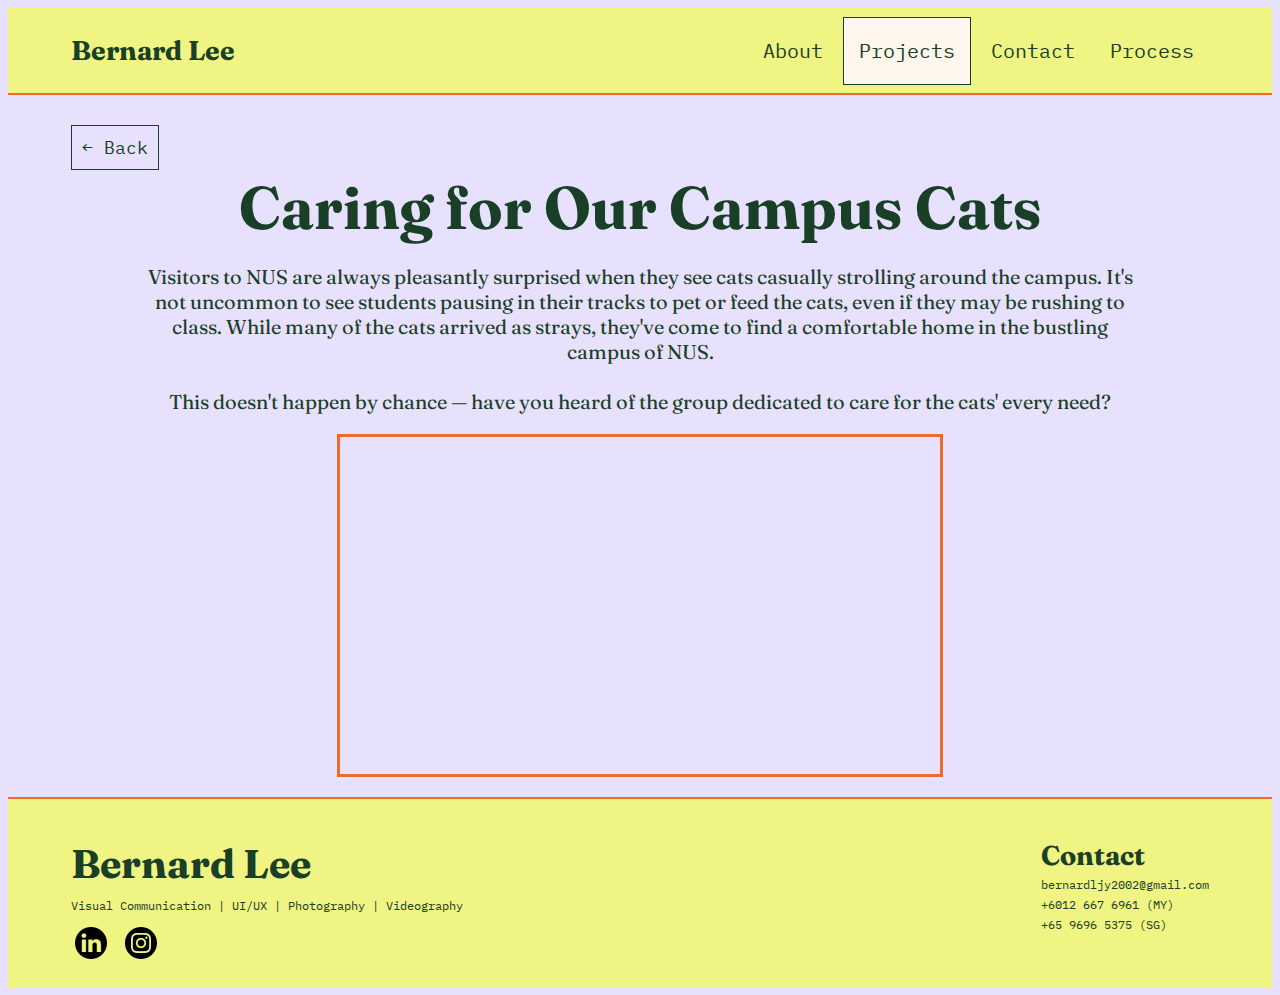
<file: projects-video-catcafe.htm>
<!DOCTYPE html>
<html>
    <title>
        Caring for Our Campus Cats
    </title>
    
    <head>
        <link rel="preconnect" href="https://fonts.googleapis.com">
        <link rel="preconnect" href="https://fonts.gstatic.com" crossorigin>
        <link href="https://fonts.googleapis.com/css2?family=Fraunces:ital,opsz,wght@0,9..144,100..900;1,9..144,100..900&family=IBM+Plex+Mono:ital,wght@0,100;0,200;0,300;0,400;0,500;0,600;0,700;1,100;1,200;1,300;1,400;1,500;1,600;1,700&display=swap" rel="stylesheet">
        <link rel="stylesheet" href="style.css">
        <link rel="stylesheet" href="style-projects.css">
        <style>
            body {background-color: #E8E1fd;}
        </style>
    </head>

    <header>
        <a href="index.htm">
            <h3>Bernard Lee</h3>
        </a>
        <nav class="navigation">
            <a href="about.htm">
                About
            </a>
            <a class="active">
                Projects
            </a>
            <a href="contact.htm">
                Contact
            </a>
            <a href="process.htm">
                Process
            </a>
        </nav>
    </header>

    <body>
        <button class="back-button" onclick="history.back()">&larr; Back</button>
        <h1 class="page-title">Caring for Our Campus Cats</h1>
        <br>
        <main>
            <h3 id="video-description">
                Visitors to  NUS are always pleasantly surprised when they see cats casually strolling around the campus. 
                It's not uncommon to see students pausing in their tracks to pet or feed the cats, even if they may be rushing to class. 
                While many of the cats arrived as strays, they've come to find a comfortable home in the bustling campus of NUS. <br> <br>
                This doesn't happen by chance — have you heard of the group dedicated to care for the cats' every need?
            </h3>
            <br>
            <iframe width="600" height="337" src="https://www.youtube.com/embed/qI5EztEqKV0?si=xaxpiP75SagIOOqU" title="Caring for Our Campus Cats video" frameborder="0" allow="accelerometer; autoplay; clipboard-write; encrypted-media; gyroscope; picture-in-picture; web-share" referrerpolicy="strict-origin-when-cross-origin" allowfullscreen></iframe>
        </main>
    </body>

    <footer>
        <div id="footer-left">
            <h2>Bernard Lee</h2>
            <h6>Visual Communication | UI/UX | Photography | Videography</h6>
            <div id="socials-link">
                <a href="https://www.linkedin.com/in/bernardljy" target="_blank"><img src="Assets/LinkedIn Icon.png"></a>
                <a href="https://www.instagram.com/bernard.ljy/" target="_blank"><img src="Assets/Instagram Icon.png"></a>
            </div>
        </div>
        <div id="footer-right">
            <h3>Contact</h2>
            <h6><a href="mailto:bernardljy2002@gmail.com">bernardljy2002@gmail.com</a>
            <h6>+6012 667 6961 (MY)</h6>
            <h6>+65 9696 5375 (SG)</h6>
        </div>
    </footer>
</html>
</file>
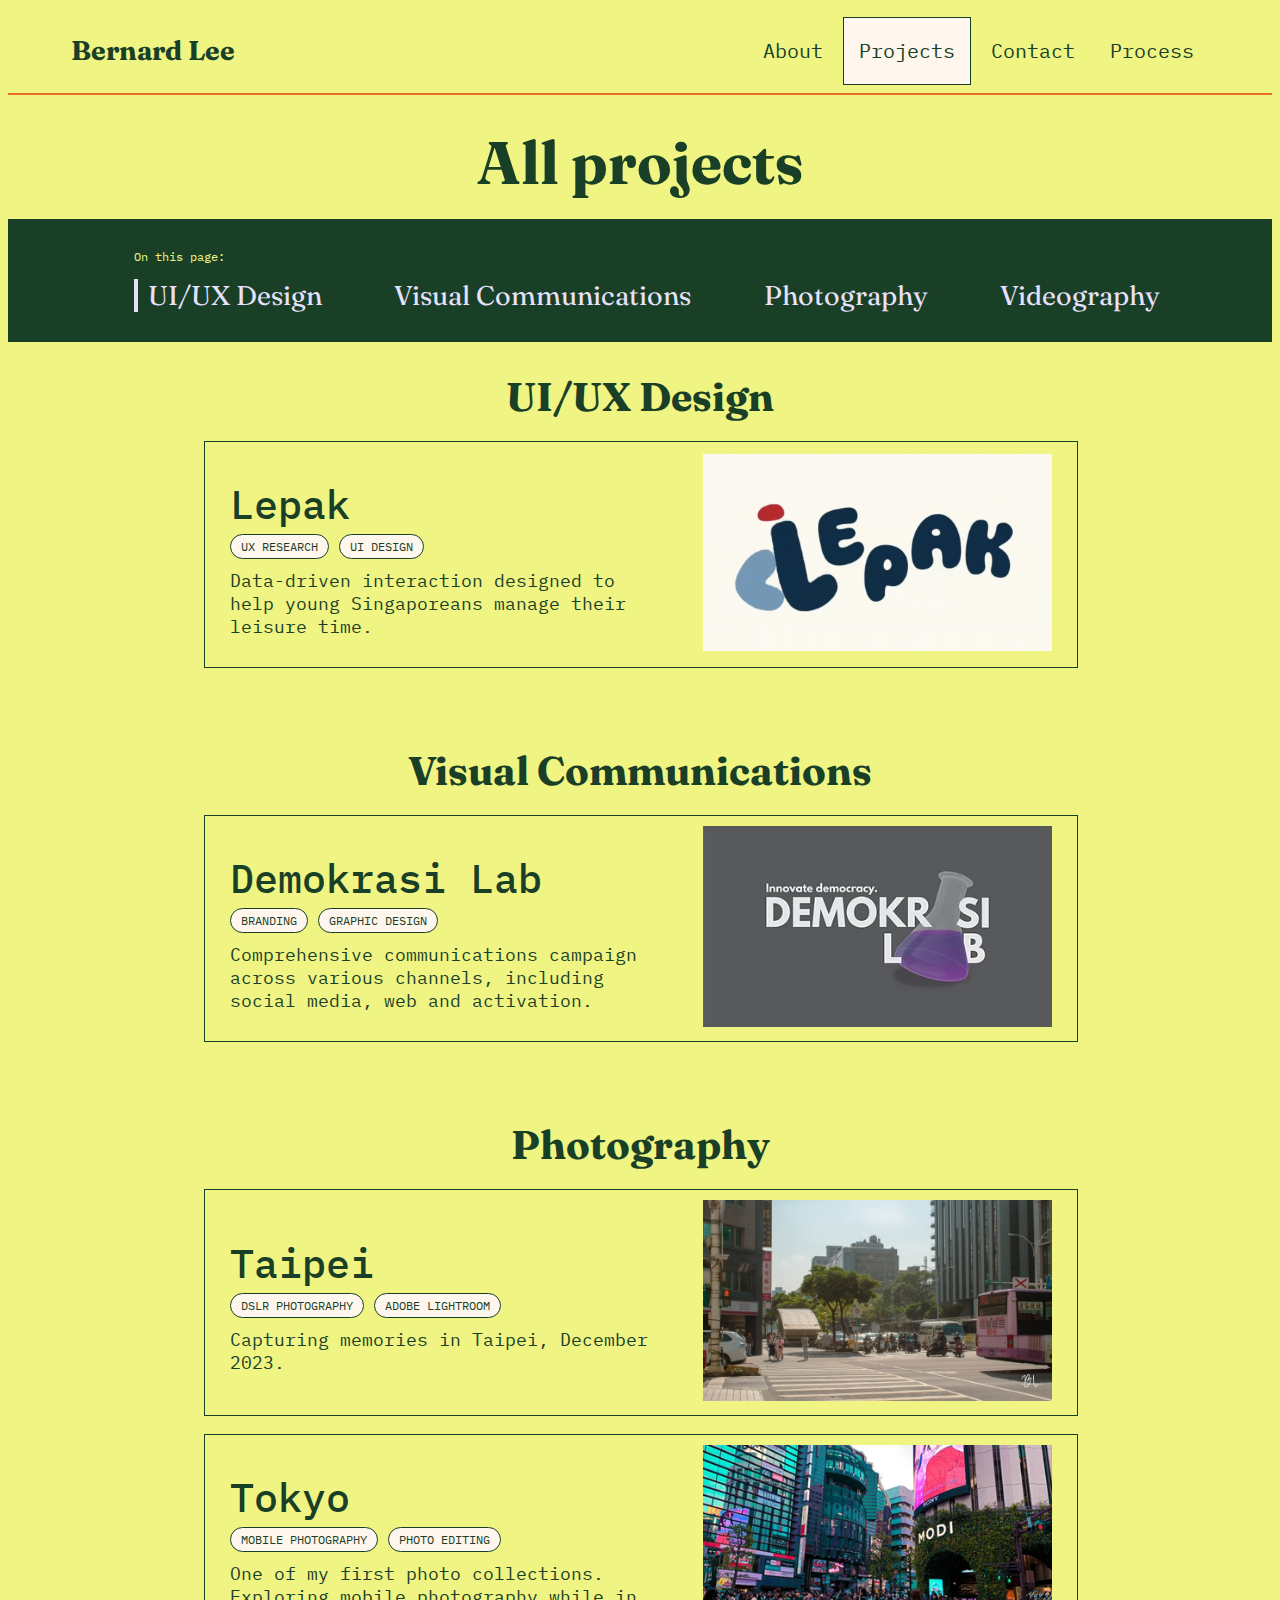
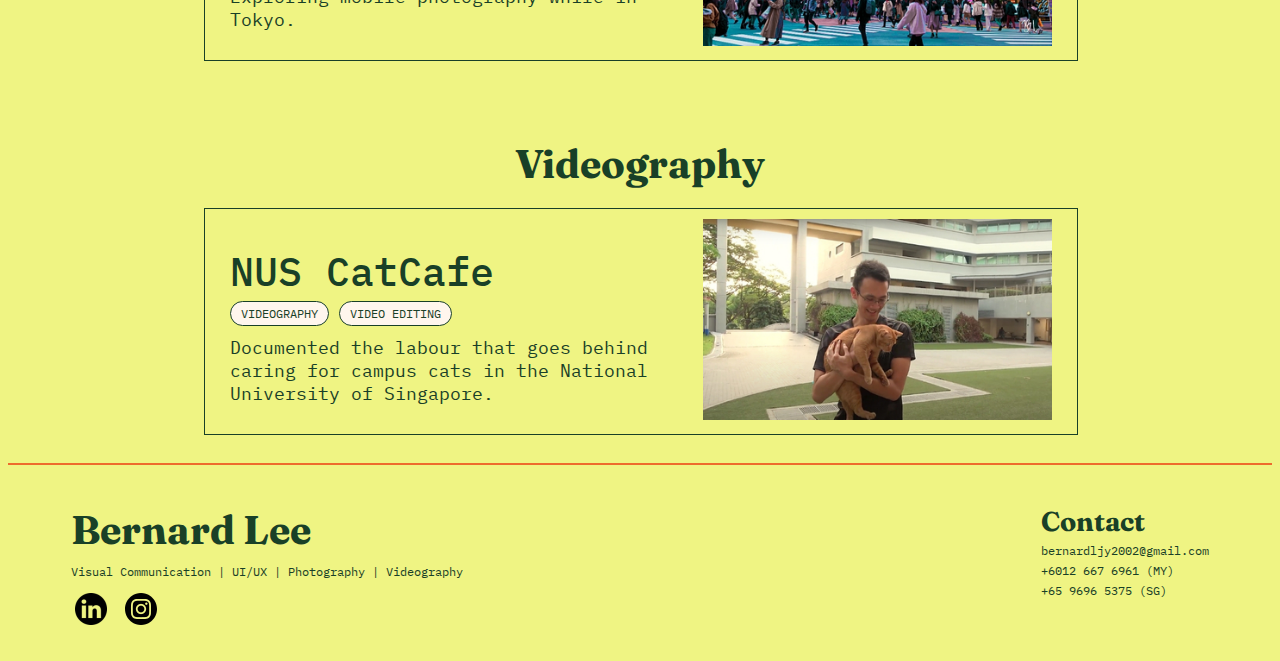
<file: projects.htm>
<!DOCTYPE html>
<html>
    <title>
        Projects by Bernard
    </title>
    
    <head>
        <link rel="preconnect" href="https://fonts.googleapis.com">
        <link rel="preconnect" href="https://fonts.gstatic.com" crossorigin>
        <link href="https://fonts.googleapis.com/css2?family=Fraunces:ital,opsz,wght@0,9..144,100..900;1,9..144,100..900&family=IBM+Plex+Mono:ital,wght@0,100;0,200;0,300;0,400;0,500;0,600;0,700;1,100;1,200;1,300;1,400;1,500;1,600;1,700&display=swap" rel="stylesheet">
        <link rel="stylesheet" href="style.css">
        <link rel="stylesheet" href="style-projects.css">
    </head>

    <header>
        <a href="index.htm">
            <h3>Bernard Lee</h3>
        </a>
        <nav class="navigation">
            <a href="about.htm">
                About
            </a>
            <a class="active">
                Projects
            </a>
            <a href="contact.htm">
                Contact
            </a>
            <a href="process.htm">
                Process
            </a>
        </nav>
    </header>

    <body>
        <h1 style="margin-bottom:20px; text-align: center;">All projects</h1>
        <section id="projects-banner">
            <h6>On this page:</h6>
            <section id="projects-content">
                    <a href="#projects-uiux"><h3>UI/UX Design</h3></a>
                    <a href="#projects-comms"><h3>Visual Communications</h3></a>
                    <a href="#projects-photo"><h3>Photography</h3></a>
                    <a href="#projects-video"><h3>Videography</h3></a>
            </section>
        </section>

        <main>
            <section class="projects-section" id="projects-uiux"> 
                <h2>UI/UX Design</h2>
                <a href="projects-uiux-lepak.htm" class="projects-card-link-container">
                    <section class="card">
                        <div class="card-container">
                            <h4>Lepak</h4>
                            <div class="tag-container">
                                <div class="tag">
                                    UX RESEARCH
                                </div>
                                <div class="tag">
                                    UI DESIGN
                                </div>
                            </div>
                            <p>Data-driven interaction designed to help young Singaporeans manage their leisure time.</p>
                        </div>
                        <div style = "width:40%; margin-right:25px;">
                            <img src="Assets/Lepak Motion.gif" style="width:100%" alt="Lepak logo motion">
                        </div>
                    </section>
                </a>
                
                
            </section>
            <br>
            <section class="projects-section" id="projects-comms"> 
                <h2>Visual Communications</h2>
                
                <a href="projects-comms-dl.htm" class="card-link-container">
                    <section class="card">
                        <div class="card-container">
                            <h4>Demokrasi Lab</h4>
                            <div class="tag-container">
                                <div class="tag">
                                    BRANDING
                                </div>
                                <div class="tag">
                                    GRAPHIC DESIGN
                                </div>
                            </div>
                            <p>Comprehensive communications campaign across various channels, including social media, web and activation.</p>
                        </div>
                        <div style = "width:40%; margin-right:25px;">
                            <img src="Assets/Demokrasi Lab Logo.png" style = "width:100%" alt="Logo of Demokrasi Lab">
                        </div>
                    </section>
                </a>
            </section>
            <br>
            <section class="projects-section" id="projects-photo"> 
                <h2>Photography</h2>
                <a href="projects-photo-taiwan.htm" class="projects-card-link-container">
                    <section class="card">
                        <div class="card-container">
                            <h4>Taipei</h4>
                            <div class="tag-container">
                                <div class="tag">
                                    DSLR PHOTOGRAPHY
                                </div>
                                <div class="tag">
                                    ADOBE LIGHTROOM
                                </div>
                            </div>
                            <p>Capturing memories in Taipei, December 2023.</p>
                        </div>
                        <div style = "width:40%; margin-right:25px;">
                            <img src="Assets/Taiwan Photos/Taiwan Cover.jpg" style = "width:100%" alt="A crossroad filled with vehicles in Taipei">
                        </div>
                    </section>
                </a>
                
                <a href="projects-photo-japan.htm" class="card-link-container">
                    <section class="card">
                        <div class="card-container">
                            <h4>Tokyo</h4>
                            <div class="tag-container">
                                <div class="tag">
                                    MOBILE PHOTOGRAPHY
                                </div>
                                <div class="tag">
                                    PHOTO EDITING
                                </div>
                            </div>
                            <p>One of my first photo collections. Exploring mobile photography while in Tokyo.</p>
                        </div>
                        <div style = "width:40%; margin-right:25px;">
                            <img src="Assets/Japan Photos/Japan Cover.jpg" style = "width:100%" alt="A crossroad filled with people in Tokyo">
                        </div>
                    </section>
                </a>
            </section>
            <br>
            <section class="projects-section" id="projects-video"> 
                <h2>Videography</h2>
                <a href="projects-video-catcafe.htm" class="projects-card-link-container">
                    <section class="card">
                        <div class="card-container">
                            <h4>NUS CatCafe</h4>
                            <div class="tag-container">
                                <div class="tag">
                                    VIDEOGRAPHY
                                </div>
                                <div class="tag">
                                    VIDEO EDITING
                                </div>
                            </div>
                            <p>Documented the labour that goes behind caring for campus cats in the National University of Singapore.</p>
                        </div>
                        <div style = "width:40%; margin-right:25px;">
                            <img src="Assets/NUS CatCafe cover.jpg" style = "width:100%" alt="A man holding an orange cat, smiling affectively">
                        </div>
                    </section>
                </a>
                
                
            </section>
        </main>
    </body>

    <footer>
        <div id="footer-left">
            <h2>Bernard Lee</h2>
            <h6>Visual Communication | UI/UX | Photography | Videography</h6>
            <div id="socials-link">
                <a href="https://www.linkedin.com/in/bernardljy" target="_blank"><img src="Assets/LinkedIn Icon.png"></a>
                <a href="https://www.instagram.com/bernard.ljy/" target="_blank"><img src="Assets/Instagram Icon.png"></a>
            </div>
        </div>
        <div id="footer-right">
            <h3>Contact</h2>
            <h6><a href="mailto:bernardljy2002@gmail.com">bernardljy2002@gmail.com</a>
            <h6>+6012 667 6961 (MY)</h6>
            <h6>+65 9696 5375 (SG)</h6>
        </div>
    </footer>

</html>
</file>
<file: style.css>
header {
    border-bottom: 2px solid #ED6B2D;
    padding: 0 5%;
    display: flex;
    justify-content: space-between;
    margin-bottom: 30px;
    background-color: #EFF483;
    align-items: center;
    height: 85px;
}

body { 
    font-family: "IBM Plex Mono", serif;
    color: #194027;
    background-color: #EFF483;
}

h1, h2, h3 {
    font-family: "Fraunces", sans-serif;
    margin:0;
}

h4, h5, h6 {
    font-family: "IBM Plex Mono", serif;
    font-weight: 400;
    margin:0;
}

h1 {
    font-size: 60px;
}

h2 {
    font-size: 40px;
}

h3 {
    font-size: 27px;
}

h4 {
    font-size: 27px;
}  

h5 {
    font-size: 18px;
}

h6 {
    font-size: 12px;
}

#intro > h5 > a:hover {
    background-color: #194027;
    color:#EFF483;
    font-style: italic;
}

a {
    text-decoration: none;
    color:inherit;
}

nav {
    font-family: "IBM Plex Mono", serif;
    display: flex;
    height: 80%;
    gap: 5px;
}

nav a {
    display:flex;
    color:#194027;
    font-size: 20px;
    justify-content: center;
    align-items: center;
    padding: 1em 15px;
}

nav a:hover, nav a.active{
    border: 1px solid #194027;
    background-color: #FFF6ED;
}

#landing-banner {
    text-align: center;
    line-height: 50%;
    margin: 0 auto 30px;
    position: relative;
    display: flex;
    flex-direction: column;
    gap: 20px;
    padding: 40px 0;
}

#intro {
    text-align: center;
    display: flex;
    flex-direction: column;
    margin: 0 20%;
    align-items: center;
    gap: 30px;
}

#intro h2 {
    margin:0;
}

#intro button {
    padding:0px;
    color:#194027;
    background-color: transparent;
    border: none;
    margin:0px;
    display: flex;
    flex-direction: row;
    gap:10px;
}

#intro button:hover :first-child {
    cursor: pointer;
    color:#194027;
    text-decoration: underline;
    font-style:italic;
}

#intro button:hover .arrow {
    transform: rotate(-45deg);
    transition: transform 0.5s;
    cursor: pointer;
}

#highlight-section {
    display:flex;
    flex-direction: column;
    gap: 20px;
    margin-bottom: 30px;
    align-items: center;
}

.card-link-container {
    width: 872px;
    height: 225px;
    position: relative;
}

.card {
    position: absolute;
    width: 100%;
    height: 100%;
    transition: 0.3s;
    background-color: transparent;
    margin: auto;
    border: 1px solid #194027;
    display: flex;
    flex-direction: row;
    color:#194027;
    justify-content: space-between;
    align-items: center;
}

.card:hover {
    box-shadow: 5px 5px #194027;
    transform: translate(-5px,-5px);
    cursor: pointer;
    background-color: #fff6ed;
}

.card-container {
    display: flex;
    flex-direction: column;
    align-items: flex-start;
    width: 50%;
    text-wrap: wrap;
    text-align: left;
    justify-content: space-between;
    gap: 15px;
    margin-left:25px;
}

.card-container h4 {
    font-family: "IBM Plex Mono", serif;
    color: #194027;
    font-size: 40px;
    line-height:0;
    margin: 50px 0;
    font-weight: 500;
}

.card-container p {
    font-size: 18px;
    margin-top:-15px;
}

.card-container .tag-container {
    display: flex;
    flex-direction: row;
    gap:10px;
}

.card-container .tag {
    color: #194027;
    background-color: #FFF6ED;
    padding: 4px 10px;
    border: 1px solid #194027;
    border-radius: 100px;
    margin: -35px 0 5px 0;
    font-size:12px;
    height:fit-content;
    font-family: "IBM Plex Mono", serif;
}

#home-contact {
    padding: 20px 10%;
    color:#194027;
}

#contact-form {
    margin:auto;
    width: 500px;
    padding: 30px;
    border-radius:8px;
    background-color:#e1dbf8; 
    border: 1px solid #194027;
}

#contact-form h3 {
    font-weight: 400;
    margin-bottom: 20px;
}

input[type=text] {
    width: 100%;
    padding: 12px 10px;
    margin: 5px 0 20px;
    display: inline-block;
    border: 1px solid #194027;
    box-sizing: border-box;
}
  
input[type=submit] {
    width: 100%;
    background-color: #e1dbf8;
    color: #3A2786;
    padding: 14px 20px;
    margin-top:10px;
    border: 1px solid #3A2786;
    border-radius: 50px;
    cursor: pointer;
}
  
input[type=submit]:hover {
    color:#e1dbf8;
    background-color: #3A2786;
}

label {
    font-family: "IBM Plex Mono", serif;
}

footer {
    background-color: #EFF483;
    border-top: 2px solid #ED6B2D;
    padding: 40px 0 20px;
    display:flex;
    flex-direction: row;
    justify-content: space-between;
    margin-top:20px;
}

footer h6 {
    color:#194027;
}

#footer-left {
    display: flex;
    flex-direction: column;
    align-items: flex-start;
    margin-left:5%;
    gap:10px;
}

#footer-right {
    display: flex;
    flex-direction: column;
    align-items: flex-start;
    margin-right:5%;
    gap:5px;
}

#embedded-map {
    margin: 20px;
}

#embedded-map iframe {
    display: block;
    margin: auto;
}
</file>
<file: style-about.css>
body {
    font-family: "Fraunces", sans-serif;
}

header {
    font-family: "IBM Plex Mono", serif;
}

#about-banner {
    display: flex;
    flex-direction: row;
    align-items: center;
    justify-content: center;
    gap: 40px;
    background: #194027;
    color: #EFF483;
    padding: 30px 5%;
}

#about-content {
    display: flex;
    flex-wrap: wrap;
    column-gap: 40px;
    width: 400px;
    height: 90px;
    border-left: 4px solid #E8E1fd;
    padding-left: 10px;
    color:#E8E1fd;
}

#about-content h3 {
    font-weight: 400;
}

#about-content h3:hover {
    font-style: italic;
    text-decoration: underline;
}

.content-section {
    display:flex;
    flex-direction: column;
    align-items: flex-start;
    padding: 20px 10%;
    color:#194027
}

#about-experience, #about-languages {
    background-color: #194027;
    color:#EFF483;
}

ul, tr td:nth-child(n+2) {
    font-family: "Fraunces", sans-serif;
    font-size: 20px;
    margin: 10px 0;
    padding-left: 20px;
}

li {
    margin: 5px;
}

#about-skills table {
    border-collapse: collapse;
    width: 100%;
    color:#194027;
}

td {
    padding: 15px 15px 15px 0;
    text-align: left;
    vertical-align: top;
}

#about-skills tr:nth-child(n+2) {
    border-top: 1px solid #194027;
}

#about-skills tr td:nth-child(n+2) {
    line-height: 150%;
}

#about-skills tr td:nth-child(1), #about-languages tr td:nth-child(1) {
    width: 35%;
}

#about-languages table {
    border-collapse: collapse;
    width: 100%;
    color:#EFF483;
}

#about-languages tr:nth-child(n+2) {
    border-top: 1px solid #EFF483;
}
</file>
<file: style-process.css>
.content-section {
    display:flex;
    flex-direction: column;
    align-items: flex-start;
    padding: 20px 10%;
    color:#194027;
    line-height: 150%;
}

body {
    font-family: "Fraunces", sans-serif;
    font-size: 20px;
    font-weight: 400;
    background-color:white;
}

#process-intro > p > a:hover {
    font-style:italic;
}

figure {
    margin:0;
    display:flex;
    width:100%;
    gap: 10px;
    justify-content: center;
}

figure img {
    min-width:0;
    min-height:0;
    max-height: 400px;
    align-self: center;
}

figcaption {
    margin:auto;
    font-size: 16px;
    margin-top: 5px;
    font-style: italic;
    text-align:center;
}

#process-banner {
    display: flex;
    flex-direction: column;
    align-items: flex-start;
    background-color:#194027;
    padding: 30px 10%;
    color: #EFF483;
    gap: 15px;
    margin-bottom: 20px;
}

#process-content {
    display: flex;
    justify-content: flex-start;
    column-gap: 40px;
    row-gap:15px;
    color: #E8E1fd;
    width:100%;
    flex-wrap: wrap;
    border-left: 4px solid #E8E1fd;
    padding-left: 10px;
}

#process-content h3 {
    font-weight: 400;
}

#process-content h3:hover {
    font-style: italic;
    text-decoration: underline;
}

#references p {
    text-indent: -48px;
    padding-left: 48px;
}
</file>
<file: style-projects.css>
h1.page-title {
    text-align:center;
}

#projects-banner {
    display: flex;
    flex-direction: column;
    align-items: flex-start;
    background-color:#194027;
    padding: 30px 10%;
    color: #EFF483;
    gap: 15px;
}

#projects-content {
    display: flex;
    justify-content: space-between;
    column-gap: 40px;
    row-gap:10px;
    color: #E8E1fd;
    width:100%;
    flex-wrap: wrap;
    border-left: 4px solid #E8E1fd;
    padding-left: 10px;
}

#projects-content h3 {
    font-weight: 400;
}

#projects-content h3:hover {
    font-style: italic;
    text-decoration: underline;
}

.projects-section {
    display:flex;
    flex-direction: column;
    gap: 20px;
    margin: 30px 10%;
    align-items: center;
}

.projects-card-link-container {
    width: 872px;
    height: 225px;
    position: relative;
}

button.back-button {
    font-family: "IBM Plex Mono", serif;
    font-weight: 400;
    font-size: 18px;
    color:#194027;
    margin: 0 5%;
    padding: 10px;
    position: sticky;
    top:1;
    border: 1px solid #194027;
    background-color:transparent;
}

button.back-button:hover {
    background-color: #FFF6ED;
    cursor:pointer;
}

.photos-content {
    display: flex;
    margin:auto;
    max-width: 874px;
    flex-wrap: wrap;
    gap: 10px;
    align-items: baseline;
}

#video-description {
    text-align: center;
    font-weight: 400;
    font-size: 20px;
    color:#194027;
    margin: 0 10%;
}

iframe {
    border: 3px solid #ED6B2D;
    display:block;
    margin:auto;
}

.page-title {
    text-align: center;
}

.title-banner {
    color:#194027;
    display: flex;
    flex-direction: column;
    gap: 15px;
    padding: 40px 10%;
}

.tag-container {
    display: flex;
    gap: 10px;
    justify-content: center;
}

.tag {
    background-color: #EFF483;
    padding: 6px 25px;
    border: 1px solid #194027;
    border-radius: 100px;
    font-size: 18px;
    height:fit-content;
    font-family: "IBM Plex Mono", serif;
}

.content-section {
    color:#194027;
    text-align: left;
    font-size: 20px;
    padding: 20px 20%;
    line-height:150%;
    background-color: white;
}

.content-section .section-type {
    font-size: 14px;
}

.context {
    background-color: #E8E1fd;
    color:#194027;
    padding: 20px 20%;
}

.context table {
    border-collapse: collapse;
    width: 100%;
    color:#194027;
    font-size: 20px;
}

.context td {
    padding: 10px 0;
}

.section-highlight {
    margin-top: 10px;
    line-height:115%;
    color:#ED6B2D;
}

.solution {
    display: flex;
    gap: 20px;
    flex-direction:row;
}

#lepak-nav:hover {
    text-decoration: underline;
    font-style:italic;
}

ul, ol {
    margin-top:0;
}

#define table {
    font-size: 20px;
    border-spacing: 10px 20px;
}

#define td {
    border: 1px solid #194027;
    padding: 10px;
    text-align:center;
    border-radius: 15px;
    color:#194027;
}

#define tr td:nth-child(1)  {
    color:#194027;
    background-color: #FFF6ED;
    font-weight:600;
}

#define tr td:nth-child(n+2) {
    width: 35%;
}

.content-section#interactive {
    color:#EFF483;
    background-color: black;
}

#externals {
    display: flex;
    gap: 20px;
    justify-content: center;
}

#externals button {
    font-family: "Fraunces", sans-serif;
    font-size: 20px;
    color:#ED6B2D;
    border: 1px solid #ED6B2D;
    padding: 10px;  
}

#externals button:hover, #externals button:hover i {
    color: #ED6B2D;
    text-decoration: none;
    background-color: #FFF6ED;
    cursor: pointer;
}

#dl .section-highlight {
    text-align:center;
}

#photos-flex {
    display:flex; 
    align-items:center; 
    gap:10px; 
    overflow: hidden;
}

#photos-flex img {
    min-width: 0;
    min-height: 0;
}
</file>
